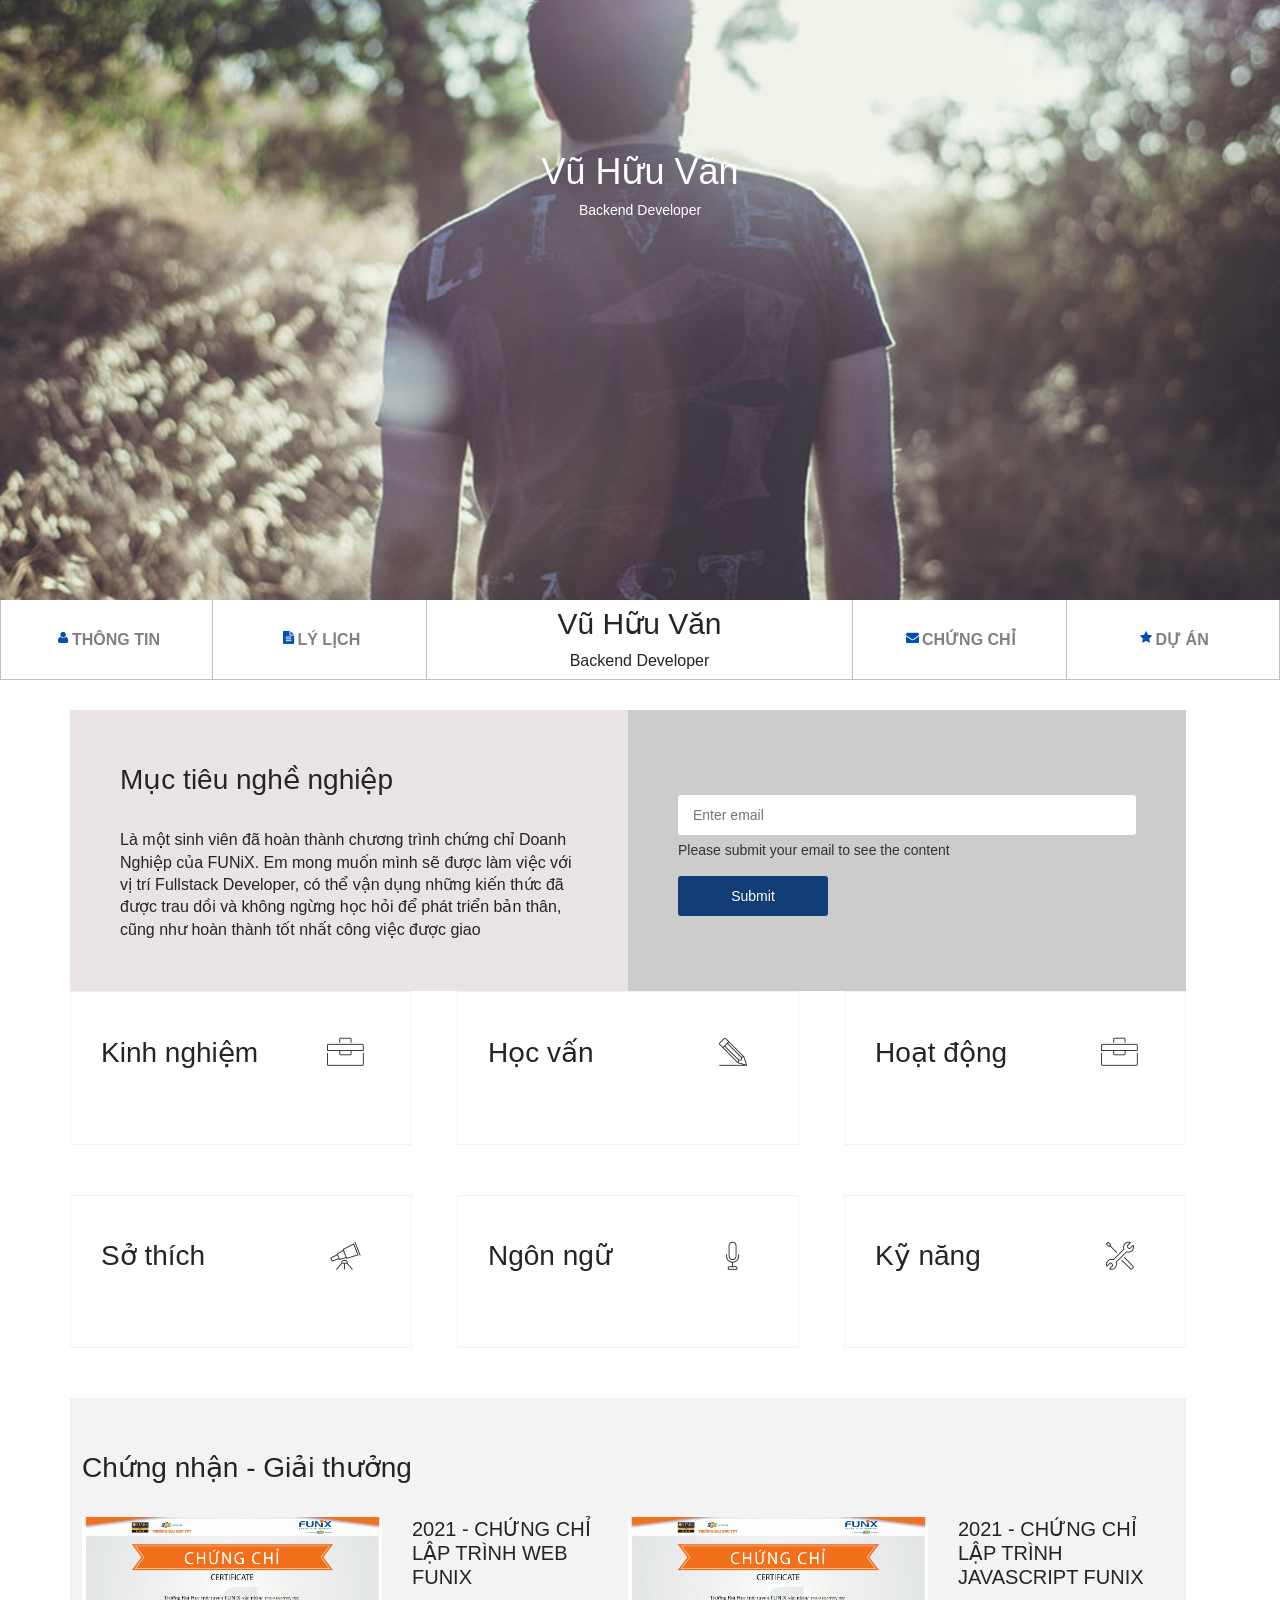
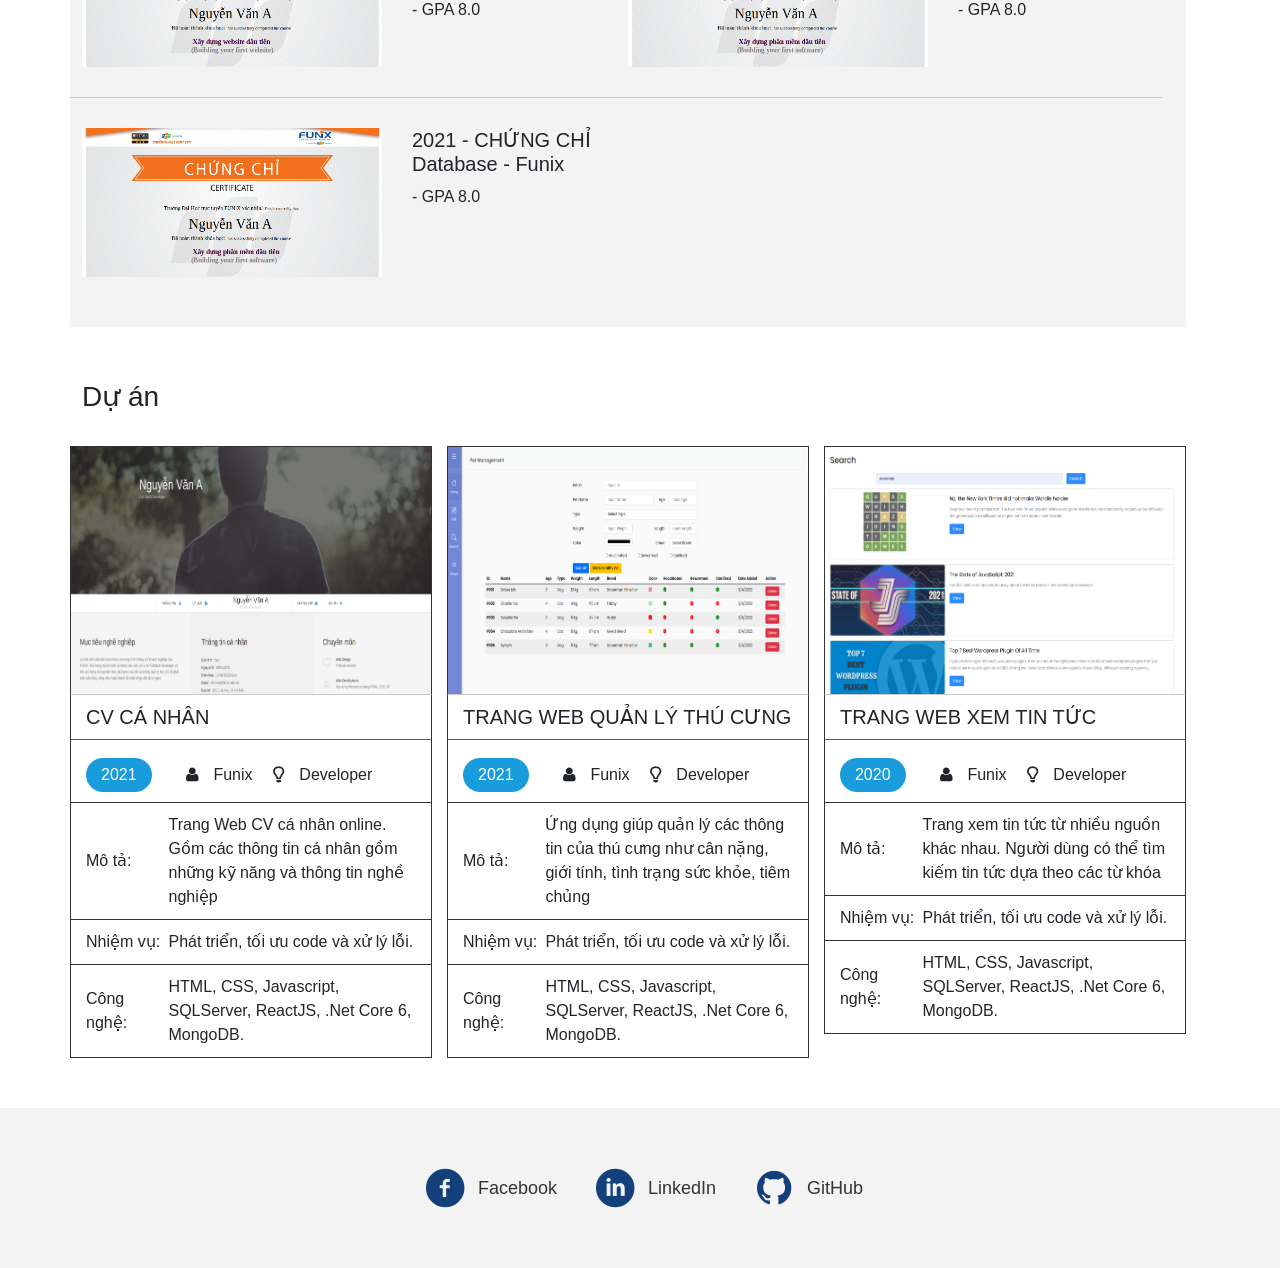
<file: index.html>
<!DOCTYPE html>
<html lang="en">

<head>
  <meta charset="UTF-8" />
  <meta http-equiv="X-UA-Compatible" content="IE=edge" />
  <meta name="viewport" content="width=device-width, initial-scale=1.0" />
  <link rel="stylesheet" href="./css/laptop.css" />
  <link rel="stylesheet" href="./css/font.css" />
  <link rel="stylesheet" href="./css/tablet.css" />
  <link rel="stylesheet" href="./css/mobile.css" />
  <link href="https://cdn.jsdelivr.net/npm/bootstrap@5.0.2/dist/css/bootstrap.min.css" rel="stylesheet"
    integrity="sha384-EVSTQN3/azprG1Anm3QDgpJLIm9Nao0Yz1ztcQTwFspd3yD65VohhpuuCOmLASjC" crossorigin="anonymous">
  <link href="https://cdn.jsdelivr.net/npm/bootstrap@5.0.2/dist/css/bootstrap.min.css" rel="stylesheet"
    integrity="sha384-EVSTQN3/azprG1Anm3QDgpJLIm9Nao0Yz1ztcQTwFspd3yD65VohhpuuCOmLASjC" crossorigin="anonymous">
  <script src="https://cdnjs.cloudflare.com/ajax/libs/jquery/3.7.1/jquery.min.js"></script>
  <title>Assignment02</title>
</head>

<body>
  <div class="cv-document">

    <div class="cv-page">
      <div class="banner">
        <div class="banner-text">
          <h2>Vũ Hữu Văn</h2>
          <p>Backend Developer</p>
        </div>
      </div>

      
      <div class="nav-bar row">
        <!-- Màn hình lớn thì hiển thị 2/12 khoảng chiều ngang, màn tablet 3/12, màn nhỏ thì hiển thị toàn bộ chiều ngang -->
          <div class="nav-item col-lg-2 col-md-3 col-sm-12">
            <i class="icon-user"></i>
            <a href="#info">THÔNG TIN</a>
          </div>

          <div class="nav-item col-lg-2 col-md-3 col-sm-12">
            <i class="icon-doc-text-inv"></i>
            <a href="#info">LÝ LỊCH</a>
          </div>

          <div class="nav-item col-lg-4 col-md-3 col-sm-12">
            <h2>Vũ Hữu Văn</h2>
            <p>Backend Developer</p>
          </div>

          <div class="nav-item col-lg-2 col-md-3 col-sm-12">
            <i class="icon-mail-alt"></i>
            <a href="#certificate">CHỨNG CHỈ</a>
          </div>

          <div class="nav-item col-lg-2 col-md-3 col-sm-12">
            <i class="icon-star-1"></i>
            <a href="#project">DỰ ÁN</a>
          </div>
        </div>

      <div class="container content">
        <!-- Navbar -->
        
        
        <div class="section-1 row ">
          <!-- Mục tiêu  -->
          <div class="section col-lg-6 col-md-6 col-sm-12" id="target">
            <h2 class="section-title">Mục tiêu nghề nghiệp</h2>
            <p class="section-content"> Là một sinh viên đã hoàn thành chương trình chứng chỉ Doanh Nghiệp của FUNiX. Em
              mong muốn mình sẽ được
              làm việc với vị trí Fullstack Developer, có thể vận dụng những kiến thức đã được trau dồi và không ngừng
              học
              hỏi để
              phát triển bản thân, cũng như hoàn thành tốt nhất công việc được giao</p>
          </div>

          <!-- Thông tin cá nhân -->
          <div class="section col-lg-6 col-md-6 col-sm-12" id="info">
            <div class="input-wrapper">
              <input class="input" placeholder="Enter email">
              <div>Please submit your email to see the content</div>
              <div class="error">Wrong email format, please try again !</div>
              <button class="submit-btn" type="button">Submit</button>
            </div>
            <div class="head-section">
              <h2 class="section-title"> Thông tin cá nhân </h2>

              <div class="top-contents">
                <div class="left">Date of Birth:</div>

                <div class="right">05/05/1995</div>
              </div>

              <div class="top-contents">
                <div class="left">Gender:</div>

                <div class="right">Male</div>
              </div>

              <div class="top-contents">
                <div class="left">Phone:</div>

                <div class="right">(+84) 912398xxx</div>
              </div>

              <div class="top-contents">
                <div class="left">Email: </div>

                <div class="right">sinhvien@funix.edu.vn</div>
              </div>

              <div class="top-contents">
                <div class="left">Address:</div>

                <div class="right">Hanoi, Vietnam</div>
              </div>

              <div class="top-contents">
                <div class="left">Website:</div>

                <div class="right"><a href="https://abc.tech">https://abc.tech</a>
                </div>
              </div>

              <div class="top-contents">
                <div class="social-wrapper"><i class="icon-twitter-circled"></i><a href="#"></a></div>
                <div class="social-wrapper"><i class="icon-facebook-circled"></i><a href="#"></a></div>
                <div class="social-wrapper"><i class="icon-gplus"></i><a href="#"></a></div>
                <div class="social-wrapper"><i class="icon-linkedin-circled"></i><a href="#"></a></div>
              </div>
            </div>
          </div>
        </div>

        <!-- ── SECTION 2: Kinh nghiệm | Học vấn | Hoạt động ── -->
        <div class="section-2 row">

          <!-- Kinh nghiệm -->
          <div class="section toggleable-section col-md-6 col-sm-12" id="experience">
            <div class="title-wrapper">
              <h2 class="section-title">Kinh nghiệm</h2>
              <i class="ic-toolbox"></i>
            </div>
            <!-- Content ẩn mặc định -->
            <div class="section-content">
              <h3>Full Stack Developer - Công ty Y</h3>
              <p class="date-range">08/2016 - 07/2019 - <span>Hiện tại</span></p>
              <ul>
                <li>- Xây dựng, phát triển Website dựa trên thiết kế và yêu cầu đã có.</li>
                <li>- Phân tích và thiết kế Database, sử dụng các hệ quản trị CSDL (MySQL, SQLServer, NoSQL, …) và viết được các câu truy vấn.</li>
                <li>- Sử dụng ngôn ngữ serverside (Python, Java, …) để xây dựng các Web services</li>
              </ul>
            </div>
            <div class="section-content">
              <h3>Công ty Y</h3>
              <p class="date-range">08/2016 - 07/2019</p>
              <ul>
                <li>- Thiết kế Website dự trên yêu cầu của khách hàng.</li>
                <li>- Sử dụng các công cụ: Figma, Canva, PTS</li>
              </ul>
            </div>
            <button class="view-btn">View More</button>
          </div>

          <!-- Học vấn -->
          <div class="section toggleable-section col-md-6 col-sm-12" id="education">
            <div class="title-wrapper">
              <h2 class="section-title">Học vấn</h2>
              <i class="ic-pencil"></i>
            </div>
            <div class="section-content">
              <h3>FUNIX</h3>
              <p class="date-range">06/2021 - 05/2022</p>
              <ul>
                <li>- Fullstack Development Certificate (GPA: 9/10).</li>
                <li>- Sử dụng các công cụ: Figma, Canva, PTS</li>
              </ul>
            </div>
            <div class="section-content">
              <h3>FUNIX</h3>
              <p class="date-range">08/2016 - 07/2019</p>
              <ul>
                <li>- Chuyên ngành: Kỹ thuật phần mềm.(GPA: 3.2 / 4).</li>
              </ul>
            </div>
            <button class="view-btn">View More</button>
          </div>

          <!-- Hoạt động -->
          <div class="section toggleable-section col-md-6 col-sm-12" id="activity">
            <div class="title-wrapper">
              <h2 class="section-title">Hoạt động</h2>
              <i class="ic-toolbox"></i>
            </div>
            <div class="section-content">
              <h3>FPT Edu Hackathon 2019</h3>
              <p class="date-range">03/2019 - 05/2019</p>
              <ul>
                <li>- Giải 3 bảng A.</li>
                <li>- Đề tài: Trang web về phân loại rác thải.</li>
              </ul>
            </div>
            <div class="section-content">
              <h3>Câu lạc bộ Z</h3>
              <p class="date-range">03/2019 - 05/2019</p>
              <ul>
                <li>- Trưởng ban chuyên môn.</li>
              </ul>
            </div>
            <button class="view-btn">View More</button>
          </div>

        </div>

        <!-- ── SECTION 2 (row 2): Sở thích | Ngôn ngữ | Kỹ năng ── -->
        <div class="section-2 row">

          <!-- Sở thích -->
          <div class="section toggleable-section col-lg-4 col-md-6 col-sm-12" id="hobby">
            <div class="title-wrapper">
              <h2 class="section-title">Sở thích</h2>
              <i class="ic-telescope"></i>
            </div>
            <div class="section-content">
              <div class="section-content-inner">
                <div>
                  <i class="ic-megaphone center"></i>
                  <p>Âm nhạc</p>
                </div>
                <div>
                  <i class="ic-strategy center"></i>
                  <p>Chơi game</p>
                </div>
                <div>
                  <i class="ic-hotairballoon center"></i>
                  <p>Du lịch</p>
                </div>
                <div>
                  <i class="ic-basket center"></i>
                  <p>Nấu ăn</p>
                </div>
              </div>
            </div>
            <button class="view-btn">View More</button>
          </div>

          <!-- Ngôn ngữ -->
          <div class="section toggleable-section col-lg-4 col-md-6 col-sm-12" id="language">
            <div class="title-wrapper">
              <h2 class="section-title">Ngôn ngữ</h2>
              <i class="ic-mic"></i>
            </div>
            <div class="section-content">
              <h3 class="left">Tiếng Anh - IELTS 7.0</h3>
              <div class="right">
                <div class="skill-bar"></div>
                <div class="skill-bar"></div>
              </div>
            </div>
            <div class="section-content">
              <h3 class="left">Tiếng Anh - TOEIC 950</h3>
              <div class="right">
                <div class="skill-bar"></div>
                <div class="skill-bar"></div>
              </div>
            </div>
            <button class="view-btn">View More</button>
          </div>

          <!-- Kỹ năng -->
          <div class="section toggleable-section col-lg-4 col-md-6 col-sm-12" id="skill">
            <div class="title-wrapper">
              <h2 class="section-title">Kỹ năng</h2>
              <i class="ic-tools-2"></i>
            </div>
            <div class="section-content">
              <h3 class="left">HTML/CSS - Expert</h3>
              <div class="right">
                <div class="skill-bar"></div>
                <div class="skill-bar"></div>
                <div class="skill-bar"></div>
              </div>
            </div>
            <div class="section-content">
              <h3 class="left">Javascript - Expert</h3>
              <div class="right">
                <div class="skill-bar"></div>
                <div class="skill-bar"></div>
                <div class="skill-bar"></div>
              </div>
            </div>
            <div class="section-content">
              <h3 class="left">.Net - Expert</h3>
              <div class="right">
                <div class="skill-bar"></div>
                <div class="skill-bar"></div>
                <div class="skill-bar"></div>
              </div>
            </div>
            <div class="section-content">
              <h3 class="left">ReactJS - Expert</h3>
              <div class="right">
                <div class="skill-bar"></div>
                <div class="skill-bar"></div>
              </div>
            </div>
            <div class="section-content">
              <h3 class="left">SQLServer - Expert</h3>
              <div class="right">
                <div class="skill-bar"></div>
                <div class="skill-bar"></div>
                <div class="skill-bar"></div>
              </div>
            </div>
            <button class="view-btn">View More</button>
          </div>

        </div>


        <!-- Chứng chỉ -->
        <div class="section row" id="certificate">
          <div class="max-width row">

            <h2 class="section-title col-lg-12">Chứng nhận - Giải thưởng</h2> 
            <!-- Màn hình lớn thì hiển thị toàn bộ chiều ngang -->

            <div class="section-content-wrapper row">
              <div class="section-content col-lg-6">
                <div class="left">
                  <img src="./images/Cert_DBI.png" alt="" />
                </div>

                <div class="right">
                  <h3>2021 - CHỨNG CHỈ LẬP TRÌNH WEB FUNIX</h3>
                  <p>- GPA 8.0</p>
                </div>
              </div>

              <div class="section-content col-lg-6">
                <div class="left">
                  <img src="./images/Cert_PRF.png" alt="" />
                </div>

                <div class="right">
                  <h3> 2021 - CHỨNG CHỈ LẬP TRÌNH JAVASCRIPT FUNIX</h3>
                  <p>- GPA 8.0</p>
                </div>
              </div>

              <div class="section-content col-lg-6">
                <div class="left">
                  <img src="./images/Cert_PRF.png" alt="" />
                </div>

                <div class="right">
                  <h3> 2021 - CHỨNG CHỈ Database - Funix</h3>
                  <p>- GPA 8.0</p>
                </div>
              </div>
            </div>
          </div>
        </div>

        <!-- Dự án -->
        <div class="section row" id="project">
          <div class="max-width">
            <h2 class="section-title">Dự án</h2>

            <div class="section-content-wrapper row">
              <div class="section-content col-lg-4">
                <div class="project-img">
                  <img src="./images/project_1.png" alt="">
                </div>

                <div class="project-content">
                  <h3> CV CÁ NHÂN</h3>

                  <div class="project-info">
                    <div class="info-1">2021</div>

                    <div class="info-2">
                      <i class="icon-user"></i>
                      Funix
                    </div>

                    <div class="info-3">
                      <i class="icon-lamp"></i>
                      Developer
                    </div>
                  </div>

                  <div class="project-info">
                    <div class="left">Mô tả: </div>

                    <div class="right">Trang Web CV cá nhân online. Gồm các thông tin cá nhân gồm những kỹ năng và thông
                      tin nghề nghiệp </div>
                  </div>

                  <div class="project-info">
                    <div class="left">Nhiệm vụ: </div>

                    <div class="right">Phát triển, tối ưu code và xử lý lỗi.</div>
                  </div>

                  <div class="project-info">
                    <div class="left">Công nghệ: </div>

                    <div class="right">HTML, CSS, Javascript, SQLServer, ReactJS, .Net Core 6, MongoDB.</div>
                  </div>
                </div>
              </div>

              <div class="section-content col-lg-4">
                <div class="project-img">
                  <img src="./images/project_2.png" alt="">
                </div>

                <div class="project-content">
                  <h3> TRANG WEB QUẢN LÝ THÚ CƯNG</h3>

                  <div class="project-info">
                    <div class="info-1">2021</div>

                    <div class="info-2">
                      <i class="icon-user"></i>
                      Funix
                    </div>

                    <div class="info-3">
                      <i class="icon-lamp"></i>
                      Developer
                    </div>
                  </div>

                  <div class="project-info">
                    <div class="left">Mô tả: </div>

                    <div class="right">Ứng dụng giúp quản lý các thông tin của thú cưng như cân nặng, giới tính, tình
                      trạng sức khỏe, tiêm chủng </div>
                  </div>

                  <div class="project-info">
                    <div class="left">Nhiệm vụ: </div>

                    <div class="right">Phát triển, tối ưu code và xử lý lỗi.</div>
                  </div>

                  <div class="project-info">
                    <div class="left">Công nghệ: </div>

                    <div class="right">HTML, CSS, Javascript, SQLServer, ReactJS, .Net Core 6, MongoDB.</div>
                  </div>
                </div>


              </div>

              <div class="section-content col-lg-4">
                <div class="project-img">
                  <img src="./images/project_3.png" alt="">
                </div>

                <div class="project-content">
                  <h3> TRANG WEB XEM TIN TỨC</h3>

                  <div class="project-info">
                    <div class="info-1">2020</div>

                    <div class="info-2">
                      <i class="icon-user"></i>
                      Funix
                    </div>

                    <div class="info-3">
                      <i class="icon-lamp"></i>
                      Developer
                    </div>
                  </div>

                  <div class="project-info">
                    <div class="left">Mô tả: </div>

                    <div class="right">Trang xem tin tức từ nhiều nguồn khác nhau. Người dùng có thể tìm kiếm tin tức
                      dựa
                      theo các từ khóa </div>
                  </div>

                  <div class="project-info">
                    <div class="left">Nhiệm vụ: </div>

                    <div class="right">Phát triển, tối ưu code và xử lý lỗi.</div>
                  </div>

                  <div class="project-info">
                    <div class="left">Công nghệ: </div>

                    <div class="right">HTML, CSS, Javascript, SQLServer, ReactJS, .Net Core 6, MongoDB.</div>
                  </div>
                </div>


              </div>
            </div>
          </div>
        </div>

        
      </div>

      <!-- Liên hệ -->
        <div class="section row" id="contact">
          <div class="section-content col-lg-12">
            <!-- Màn hình lớn thì hiển thị toàn bộ chiều ngang -->
            <div class="social-wrapper"><i class="icon-facebook-circled"></i><a href="#">Facebook</a></div>
            <div class="social-wrapper"><i class="icon-linkedin-circled"></i><a href="#">LinkedIn</a></div>
            <div class="social-wrapper"><i class="icon-github-circled"></i><a href="#">GitHub</a></div>
          </div>
        </div>
    </div>
  </div>

  <script>
    $(document).ready(function () {
      $('.submit-btn').on('click', function () {
        validateEmail();
      });

      $('.input').on('keypress', function (event) {
        if (event.key === 'Enter') {
          validateEmail();
        }
      });

      function validateEmail() {
        const email = $('.input').val().trim();
        const regex = /^(([^<>()\[\]\\.,;:\s@"]+(\.[^<>()\[\]\\.,;:\s@"]+)*)|(".+"))@((\[[0-9]{1,3}\.[0-9]{1,3}\.[0-9]{1,3}\.[0-9]{1,3}])|(([a-zA-Z\-0-9]+\.)+[a-zA-Z]{2,}))$/;

        if (regex.test(email)) {
          $('.input-wrapper').hide();
          $('.head-section').show();
        } else {
          // Invalid email
          $('.input').css('border-color', 'red');
          $('.error').show();
        }
      }
    });

    // ── View More / View Less ──
      // Dùng DOM Traverse: từ nút .view-btn → tìm anh em .section-content trong cùng .toggleable-section
      $('.view-btn').on('click', function () {
        const $btn     = $(this);
        const $section = $btn.closest('.toggleable-section');   // traverse lên cha
        const $contents = $section.find('.section-content');    // traverse xuống tìm content

        if ($btn.text() === 'View More') {
          $contents.slideDown(250);           // hiện nội dung
          $btn.text('View Less');
          $section.addClass('expanded');      // giữ nút luôn hiện khi expanded
        } else {
          $contents.slideUp(250);             // ẩn nội dung
          $btn.text('View More');
          $section.removeClass('expanded');
        }
      });

  </script>
</body>

</html>
</file>
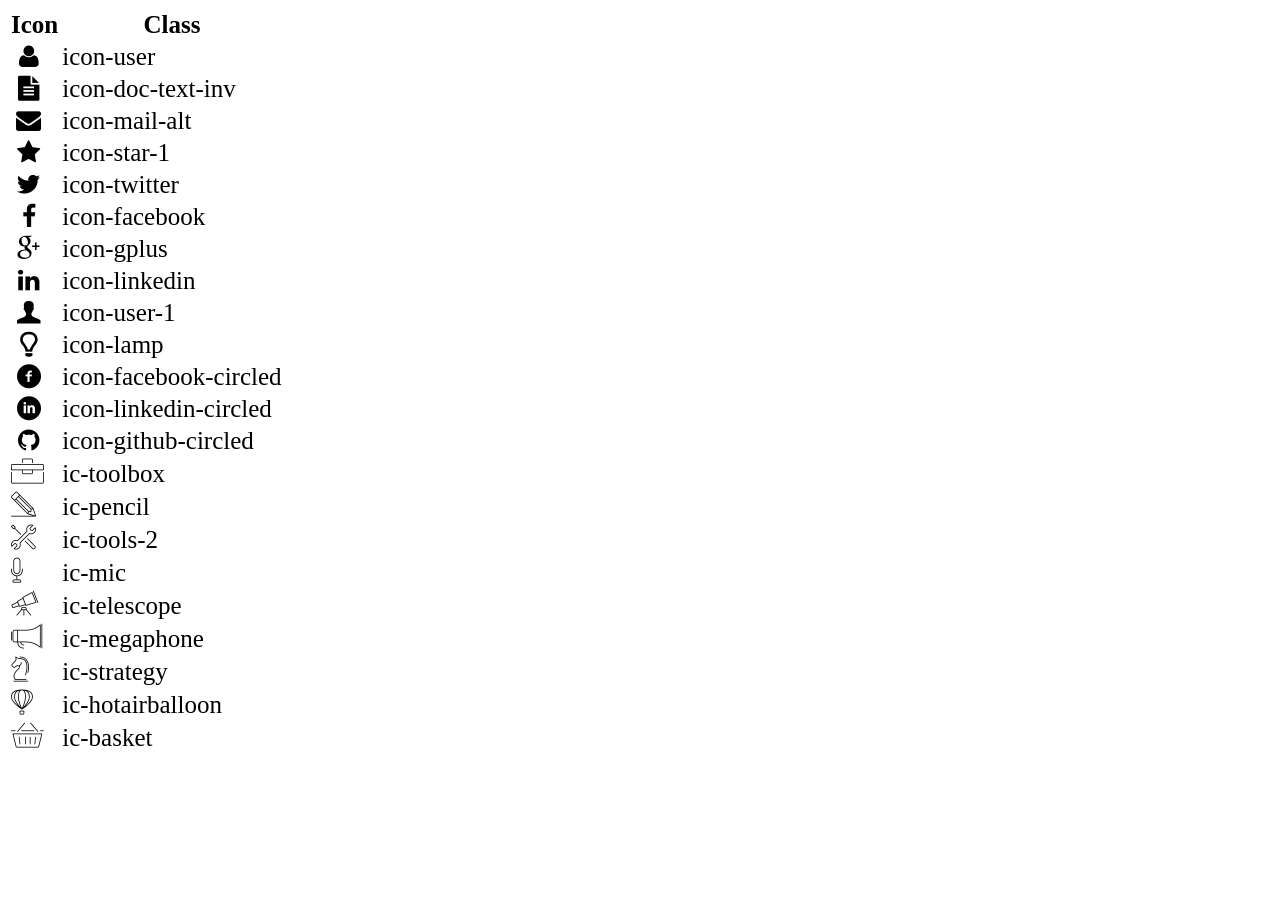
<file: icon-list.html>
<!DOCTYPE html>
<html lang="en">

<head>
    <meta charset="UTF-8">
    <meta http-equiv="X-UA-Compatible" content="IE=edge">
    <meta name="viewport" content="width=device-width, initial-scale=1.0">
    <link rel="stylesheet" href="css/font.css">
    <title>Icon List</title>
</head>

<body>
    <table style="font-size: 25px;">
        <thead>
            <tr>
                <th>Icon</th>
                <th>Class</th>
            </tr>
        </thead>
        <tbody>
            <tr>
                <td><i class="icon-user"></i></td>
                <td>icon-user</td>
            </tr>
            <tr>
                <td><i class="icon-doc-text-inv"></i></td>
                <td>icon-doc-text-inv</td>
            </tr>
            <tr>
                <td><i class="icon-mail-alt"></i></td>
                <td>icon-mail-alt</td>
            </tr>
            <tr>
                <td><i class="icon-star-1"></i></td>
                <td>icon-star-1</td>
            </tr>
            <tr>
                <td><i class="icon-twitter"></i></td>
                <td>icon-twitter</td>
            </tr>
            <tr>
                <td><i class="icon-facebook"></i></td>
                <td>icon-facebook</td>
            </tr>
            <tr>
                <td><i class="icon-gplus"></i></td>
                <td>icon-gplus</td>
            </tr>
            <tr>
                <td><i class="icon-linkedin"></i></td>
                <td>icon-linkedin</td>
            </tr>
            <tr>
                <td><i class="icon-user-1"></i></td>
                <td>icon-user-1</td>
            </tr>
            <tr>
                <td><i class="icon-lamp"></i></td>
                <td>icon-lamp</td>
            </tr>
            <tr>
                <td><i class="icon-facebook-circled"></i></td>
                <td>icon-facebook-circled</td>
            </tr>
            <tr>
                <td><i class="icon-linkedin-circled"></i></td>
                <td>icon-linkedin-circled</td>
            </tr>
            <tr>
                <td><i class="icon-github-circled"></i></td>
                <td>icon-github-circled</td>
            </tr>
            <tr>
                <td><i class="ic-toolbox"></i></td>
                <td>ic-toolbox</td>
            </tr>
            <tr>
                <td><i class="ic-pencil"></i></td>
                <td>ic-pencil</td>
            </tr>
            <tr>
                <td><i class="ic-tools-2"></i></td>
                <td>ic-tools-2</td>
            </tr>

            <tr>
                <td><i class="ic-mic"></i></td>
                <td>ic-mic</td>
            </tr>
            <tr>
                <td><i class="ic-telescope"></i></td>
                <td>ic-telescope</td>
            </tr>
            <tr>
                <td><i class="ic-megaphone"></i></td>
                <td>ic-megaphone</td>
            </tr>
            <tr>
                <td><i class="ic-strategy"></i></td>
                <td>ic-strategy</td>
            </tr>
            <tr>
                <td><i class="ic-hotairballoon"></i></td>
                <td>ic-hotairballoon</td>
            </tr>
            <tr>
                <td><i class="ic-basket"></i></td>
                <td>ic-basket</td>
            </tr>
        </tbody>
    </table>
</body>

</html>
</file>
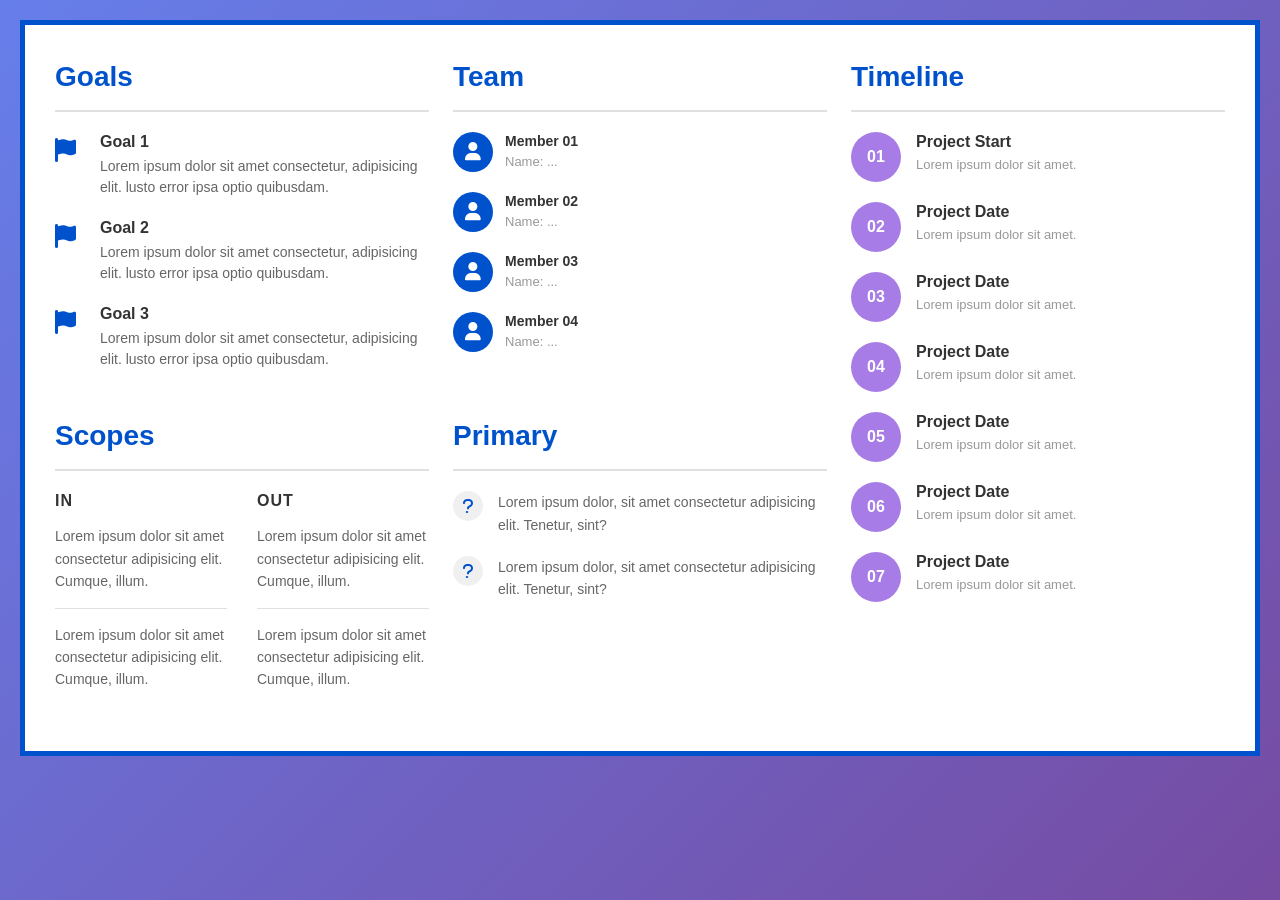
<file: index2.html>
<!DOCTYPE html>
<html lang="vi">
<head>
    <meta charset="UTF-8">
    <meta name="viewport" content="width=device-width, initial-scale=1.0">
    <title>Project Dashboard</title>
    <link href="https://cdn.jsdelivr.net/npm/bootstrap@5.3.0/dist/css/bootstrap.min.css" rel="stylesheet">
    <link rel="stylesheet" href="https://cdnjs.cloudflare.com/ajax/libs/font-awesome/6.4.0/css/all.min.css">
    <link rel="stylesheet" href="css/laptop.css">
    <style>
        body {
            background: linear-gradient(135deg, #667eea 0%, #764ba2 100%);
            min-height: 100vh;
            padding: 20px;
            font-family: 'Segoe UI', Tahoma, Geneva, Verdana, sans-serif;
        }

        .dashboard-container {
            border: 5px solid #0052cc;
            background: white;
            border-radius: 0;
            padding: 30px;
            max-width: 1400px;
            margin: 0 auto;
        }

        .section-title {
            font-size: 28px;
            font-weight: bold;
            color: #0052cc;
            margin-bottom: 20px;
            border-bottom: 2px solid #e0e0e0;
            padding-bottom: 10px;
        }

        .goal-item {
            display: flex;
            margin-bottom: 20px;
            align-items: flex-start;
        }

        .goal-icon {
            font-size: 24px;
            color: #0052cc;
            margin-right: 15px;
            min-width: 30px;
        }

        .goal-content h6 {
            font-weight: bold;
            color: #333;
            margin-bottom: 5px;
        }

        .goal-content p {
            color: #666;
            font-size: 14px;
            margin: 0;
            line-height: 1.5;
        }

        .team-member {
            display: flex;
            align-items: center;
            margin-bottom: 20px;
        }

        .member-avatar {
            width: 40px;
            height: 40px;
            background: #0052cc;
            border-radius: 50%;
            display: flex;
            align-items: center;
            justify-content: center;
            color: white;
            margin-right: 12px;
            font-size: 18px;
        }

        .member-info h6 {
            font-weight: bold;
            color: #333;
            margin: 0 0 3px 0;
            font-size: 14px;
        }

        .member-info p {
            color: #999;
            margin: 0;
            font-size: 13px;
        }

        .timeline-item {
            display: flex;
            margin-bottom: 20px;
            align-items: flex-start;
        }

        .timeline-circle {
            width: 50px;
            height: 50px;
            background: #a77ce6;
            border-radius: 50%;
            display: flex;
            align-items: center;
            justify-content: center;
            color: white;
            font-weight: bold;
            margin-right: 15px;
            flex-shrink: 0;
        }

        .timeline-content h6 {
            font-weight: bold;
            color: #333;
            margin: 0 0 5px 0;
        }

        .timeline-content p {
            color: #999;
            font-size: 13px;
            margin: 0;
        }

        .scope-columns {
            display: flex;
            gap: 30px;
        }

        .scope-column {
            flex: 1;
        }

        .scope-column h5 {
            font-weight: bold;
            color: #333;
            margin-bottom: 15px;
            font-size: 16px;
            text-transform: uppercase;
            letter-spacing: 1px;
        }

        .scope-item {
            color: #666;
            font-size: 14px;
            margin-bottom: 15px;
            line-height: 1.6;
            padding-bottom: 15px;
            border-bottom: 1px solid #e0e0e0;
        }

        .scope-item:last-child {
            border-bottom: none;
        }

        .primary-item {
            display: flex;
            margin-bottom: 20px;
            align-items: flex-start;
        }

        .primary-icon {
            width: 30px;
            height: 30px;
            background: #f0f0f0;
            border-radius: 50%;
            display: flex;
            align-items: center;
            justify-content: center;
            color: #0052cc;
            margin-right: 15px;
            flex-shrink: 0;
            font-weight: bold;
        }

        .primary-content {
            color: #666;
            font-size: 14px;
            line-height: 1.6;
        }

        @media (max-width: 1200px) {
            .dashboard-container {
                padding: 20px;
            }

            .row > div {
                margin-bottom: 30px;
            }
        }

        @media (max-width: 768px) {
            .dashboard-container {
                padding: 15px;
            }

            .section-title {
                font-size: 22px;
                margin-bottom: 15px;
            }

            .scope-columns {
                flex-direction: column;
                gap: 20px;
            }
        }
    </style>
</head>
<body>
    <div class="dashboard-container">
        <div class="row">
            <!-- Left Column: Goals, Team, Scopes, Primary -->
            <div class="col-lg-8">
                <div class="row">
                    <!-- Goals Section -->
                    <div class="col-lg-6">
                        <div class="section-title">
                            Goals
                        </div>
                        <div class="goal-item">
                            <div class="goal-icon">
                                <i class="fas fa-flag"></i>
                            </div>
                            <div class="goal-content">
                                <h6>Goal 1</h6>
                                <p>Lorem ipsum dolor sit amet consectetur, adipisicing elit. lusto error ipsa optio quibusdam.</p>
                            </div>
                        </div>
                        <div class="goal-item">
                            <div class="goal-icon">
                                <i class="fas fa-flag"></i>
                            </div>
                            <div class="goal-content">
                                <h6>Goal 2</h6>
                                <p>Lorem ipsum dolor sit amet consectetur, adipisicing elit. lusto error ipsa optio quibusdam.</p>
                            </div>
                        </div>
                        <div class="goal-item">
                            <div class="goal-icon">
                                <i class="fas fa-flag"></i>
                            </div>
                            <div class="goal-content">
                                <h6>Goal 3</h6>
                                <p>Lorem ipsum dolor sit amet consectetur, adipisicing elit. lusto error ipsa optio quibusdam.</p>
                            </div>
                        </div>
                    </div>

                    <!-- Team Section -->
                    <div class="col-lg-6">
                        <div class="section-title">
                            Team
                        </div>
                        <div class="team-member">
                            <div class="member-avatar">
                                <i class="fas fa-user"></i>
                            </div>
                            <div class="member-info">
                                <h6>Member 01</h6>
                                <p>Name: ...</p>
                            </div>
                        </div>
                        <div class="team-member">
                            <div class="member-avatar">
                                <i class="fas fa-user"></i>
                            </div>
                            <div class="member-info">
                                <h6>Member 02</h6>
                                <p>Name: ...</p>
                            </div>
                        </div>
                        <div class="team-member">
                            <div class="member-avatar">
                                <i class="fas fa-user"></i>
                            </div>
                            <div class="member-info">
                                <h6>Member 03</h6>
                                <p>Name: ...</p>
                            </div>
                        </div>
                        <div class="team-member">
                            <div class="member-avatar">
                                <i class="fas fa-user"></i>
                            </div>
                            <div class="member-info">
                                <h6>Member 04</h6>
                                <p>Name: ...</p>
                            </div>
                        </div>
                    </div>
                </div>

                <div class="row mt-4">
                    <!-- Scopes Section -->
                    <div class="col-lg-6">
                        <div class="section-title">
                            Scopes
                        </div>
                        <div class="scope-columns">
                            <div class="scope-column">
                                <h5>IN</h5>
                                <div class="scope-item">
                                    Lorem ipsum dolor sit amet consectetur adipisicing elit. Cumque, illum.
                                </div>
                                <div class="scope-item">
                                    Lorem ipsum dolor sit amet consectetur adipisicing elit. Cumque, illum.
                                </div>
                            </div>
                            <div class="scope-column">
                                <h5>OUT</h5>
                                <div class="scope-item">
                                    Lorem ipsum dolor sit amet consectetur adipisicing elit. Cumque, illum.
                                </div>
                                <div class="scope-item">
                                    Lorem ipsum dolor sit amet consectetur adipisicing elit. Cumque, illum.
                                </div>
                            </div>
                        </div>
                    </div>

                    <!-- Primary Section -->
                    <div class="col-lg-6">
                        <div class="section-title">
                            Primary
                        </div>
                        <div class="primary-item">
                            <div class="primary-icon">
                                <i class="fas fa-question"></i>
                            </div>
                            <div class="primary-content">
                                Lorem ipsum dolor, sit amet consectetur adipisicing elit. Tenetur, sint?
                            </div>
                        </div>
                        <div class="primary-item">
                            <div class="primary-icon">
                                <i class="fas fa-question"></i>
                            </div>
                            <div class="primary-content">
                                Lorem ipsum dolor, sit amet consectetur adipisicing elit. Tenetur, sint?
                            </div>
                        </div>
                    </div>
                </div>
            </div>

            <!-- Right Column: Timeline -->
            <div class="col-lg-4">
                <div class="section-title">
                    Timeline
                </div>
                <div class="timeline-item">
                    <div class="timeline-circle">01</div>
                    <div class="timeline-content">
                        <h6>Project Start</h6>
                        <p>Lorem ipsum dolor sit amet.</p>
                    </div>
                </div>
                <div class="timeline-item">
                    <div class="timeline-circle">02</div>
                    <div class="timeline-content">
                        <h6>Project Date</h6>
                        <p>Lorem ipsum dolor sit amet.</p>
                    </div>
                </div>
                <div class="timeline-item">
                    <div class="timeline-circle">03</div>
                    <div class="timeline-content">
                        <h6>Project Date</h6>
                        <p>Lorem ipsum dolor sit amet.</p>
                    </div>
                </div>
                <div class="timeline-item">
                    <div class="timeline-circle">04</div>
                    <div class="timeline-content">
                        <h6>Project Date</h6>
                        <p>Lorem ipsum dolor sit amet.</p>
                    </div>
                </div>
                <div class="timeline-item">
                    <div class="timeline-circle">05</div>
                    <div class="timeline-content">
                        <h6>Project Date</h6>
                        <p>Lorem ipsum dolor sit amet.</p>
                    </div>
                </div>
                <div class="timeline-item">
                    <div class="timeline-circle">06</div>
                    <div class="timeline-content">
                        <h6>Project Date</h6>
                        <p>Lorem ipsum dolor sit amet.</p>
                    </div>
                </div>
                <div class="timeline-item">
                    <div class="timeline-circle">07</div>
                    <div class="timeline-content">
                        <h6>Project Date</h6>
                        <p>Lorem ipsum dolor sit amet.</p>
                    </div>
                </div>
            </div>
        </div>
    </div>

    <script src="https://cdn.jsdelivr.net/npm/bootstrap@5.3.0/dist/js/bootstrap.bundle.min.js"></script>
</body>
</html>
</file>
<file: css/laptop.css>
/* ===== RESET CƠ BẢN ===== */
* {
	margin: 0;
	padding: 0;
	box-sizing: border-box;
}

body {
	font-family: Arial, sans-serif;
	line-height: 1.6;
	margin: 0;
	padding: 0;
	background-color: #f4f4f4;
	color: #333;
}

html:focus-within {
	scroll-behavior: smooth;
}

ol, ul {
    padding-left: 0 !important; /* !important để override list-style-padding mặc định của browser/framework khác có thể đang ghi đè */
}

p {
	font-size: 16px;
	line-height: 1.4;
	margin-bottom: 0 !important; /* ép margin-bottom = 0 vì layout dùng padding/margin riêng để canh khoảng cách, tránh xung đột với margin mặc định của thẻ p */
	display: block;
}

/* ===== KHUNG CV TỔNG ===== */
.cv-page {
	outline: 0;
	font-weight: inherit;
	font-style: inherit;
	font-size: 100%;
	vertical-align: baseline;
	text-decoration: none;
	min-height: 900px;
	margin: 0 auto;
	box-shadow: 0 0 1px rgba(0, 0, 0, 0.5);
	background-color: #fff;
	position: relative; /* làm điểm neo (containing block) cho các phần tử con dùng position: absolute bên trong, ví dụ .input-wrapper */
}

/* ===== BANNER ĐẦU TRANG ===== */
.banner {
	min-height: 600px;
	background-image: url(../images/banner.jpg);
	background-size: cover;
	background-repeat: no-repeat;
	background-position: 50% 2%; /* lệch vùng hiển thị ảnh lên gần đỉnh (2% từ top) để focus đúng chủ thể trong ảnh */
	width: 100%;
	position: relative;

	.banner-text {
		padding-top: 150px;
		text-align: center;
		z-index: 9; /* đảm bảo text nổi lên trên nếu sau này có overlay/pseudo-element phủ lên banner */

		h2 {
			color: #fff;
			line-height: 1.2;
			font-size: 36px;
			font-weight: 400;
		}

		p {
			color: #fff;
			line-height: 1.4;
			font-size: 14px;
			font-weight: 400;
		}
	}
}

.nav-bar, .section-1, .section-2, .section {
	width: 100%;
}

/* ===== NAV BAR (desktop: 1 hàng ngang) ===== */
.nav-bar {
	display: flex;
	flex-wrap: nowrap;
	align-items: center;
	justify-content: center;
	height: 80px;
	max-width: unset;
	margin-top: 0 !important;
	margin-right: 0 !important;
	margin-left: 0 !important;
	margin-bottom: 30px !important;

	.nav-item {
		/* width: 20%; - đã tắt, để flex tự chia đều width theo số lượng item thay vì fix cứng % */
		padding: 0 30px;
		height: 100%;
		display: flex;
		flex-wrap: wrap;
		align-content: center;
		justify-content: center;
		border-right: 1px solid #c0c0c0;
        border-bottom: 1px solid #c0c0c0;
		transition: ease-in-out 0.3s;

		/* item đầu tiên cần thêm border-left vì các item khác đã có border-right liền kề nhau tạo viền, riêng item đầu thiếu viền trái */
		&:nth-child(1) {
			border-left: 1px solid #c0c0c0;
		}

		i {
			color: rgb(3, 80, 180);
		}

		h2 {
			width: 100%;
			text-align: center;
			font-size: 30px;
			line-height: 1.2;
			font-weight: 400;
		}

		a {
			font-size: 16px;
			font-weight: 600;
			color: gray;
			text-decoration: none;
		}
	}
}

.section-content {
	width: 100%;
	display: block;
}

.section {
	.section-title {
		font-size: 28px;
		line-height: 1.4;
		margin-top: 50px;
		margin-bottom: 30px;
	}
}

/* ===== SECTION-1: khối info + target (banner thông tin cá nhân / mục tiêu nghề nghiệp) ===== */
.section-1 {
	display: flex;
	flex-wrap: wrap;
	/* width: 100%; - đã có ở rule dùng chung .nav-bar, .section-1... phía trên nên tắt ở đây để tránh trùng lặp */

	.section {
		/* width: 50%; - từng dùng để chia 2 cột info/target, hiện tắt -> để mặc định full width hoặc do .section khác quyết định */
		padding: 50px;
	}

	#info {
		display: flex;
		flex-wrap: wrap;
		background-color: #ccc;
		position: relative; /* làm containing block cho .input-wrapper (position: absolute) phủ kín toàn bộ #info */

		.input-wrapper {
			height: 100%;
			width: 100%;
			z-index: 99; /* đảm bảo form input luôn nổi trên cùng, không bị các phần tử khác trong #info che mất */
			position: absolute;
			top: 0;
			left: 0;
			display: flex;
			flex-wrap: wrap;
			flex-direction: column;
			justify-content: center;
			padding: 50px;
		}

		.input,
		.submit-btn {
			width: 100%;
			height: 40px;
			outline: 0;
			border: none;
			border-radius: 3px;
		}

		.input {
			padding: 15px;
		}

		div {
			color: #333;
			font-size: 14px;
			margin-top: 5px;
		}

		.error {
			color: rgb(190, 34, 34);
			display: none; /* mặc định ẩn, chỉ hiện khi JS validate form lỗi và toggle display */
			margin-top: 0;
		}

		.submit-btn {
			margin-top: 15px;
			width: 150px;
			background-color: rgb(18 61 118);
			color: #fff;

			&:hover {
				opacity: 0.9;
			}
		}

		.section-title {
			margin-top: 0;
		}

		/* head-section: phần header chứa avatar + thông tin liên hệ, hiện đang ẩn (display: none) - có thể dùng cho phiên bản layout khác hoặc chưa active */
		.head-section {
			text-align: left;
			width: calc(100% - 150px); /* trừ đi đúng bằng width của .head-avatar (150px) để 2 khối nằm cạnh nhau vừa khít */
			display: none;

			.top-contents {
				display: flex;
				flex-wrap: wrap;
				margin-top: 10px;

				.social-wrapper {
					margin-right: 10px;

					i {
						font-size: 25px;
						color: rgb(19 64 123);
					}
				}

				.left {
					min-width: 200px;
					font-size: 18px;
					font-weight: 700;
				}

				.right {
					font-weight: 400;
					font-size: 18px;

					a {
						color: black;
						text-decoration: none;
					}
				}
			}
		}

		.head-avatar {
			width: 150px; /* khớp với phép tính calc(100% - 150px) ở .head-section */

			img {
				width: 100%;
				height: auto;
				object-fit: cover;
			}
		}
	}

	#target {
		background-color: #e9e3e3;

		.section-title {
			margin-top: 0;
		}
	}
}

/* ===== SECTION-2: lưới các card (kỹ năng/kinh nghiệm...) chia 3 cột ===== */
.section-2 {
	display: flex;
	flex-wrap: wrap;
	max-width: 1600px;
	width: 100%;
	margin: 50px auto;
	margin-top: 50px;

	.section {
		width: calc(100% / 3 - 30px); /* chia đều 3 cột, trừ phần gap để không bị tràn hàng */
		
		border: 1px solid #f3f3f3;
		padding: 30px;

		.title-wrapper {
			display: flex;
			flex-wrap: wrap;
			align-items: center;
			min-height: 60px;

			h2 {
				width: 75%;
				margin: 0;
			}

			i {
				width: 25%; /* icon chiếm 25% còn lại, cộng với h2 75% vừa đủ 1 hàng */
				font-size: 28px;
				text-align: center;
			}
		}

		.section-content {
			border-bottom: 0;
			padding-left: 20px;

			h3,
			.date-range,
			p {
				display: block;
				width: 100%;
			}

			h3 {
				font-size: 18px;
				font-weight: normal;
				line-height: 1.2;
				margin-bottom: 10px;
				position: relative; /* chuẩn bị làm điểm neo cho pseudo-element ::after (chấm tròn) ở #education/#experience/#activity bên dưới */
			}

			.date-range {
				font-size: 15px;
				margin-bottom: 15px !important; /* override margin-bottom mặc định của .date-range nếu có rule khác ghi đè (đảm bảo khoảng cách luôn đúng) */

				span {
					padding: 10px;
					background-color: rgb(27, 27, 199);
					color: #fff;
					font-style: italic;
					border-radius: 5px;
				}
			}

			ul {
				list-style: none;

				li {
					font-size: 16px;
					line-height: 1.4;
				}
			}
		}
	}
}

/* ===== EDUCATION ===== */
#education {
	.section-content {
		padding-top: 15px;
		padding-bottom: 15px;

		.left {
			width: 150px;
			display: block;
			margin-right: 100px;
		}

		.right {
			font-weight: 600;
			font-size: 16px;
			width: calc(100% - 250px); /* trừ đúng width .left (150px) + margin-right (100px) để 2 cột vừa khít, không tràn dòng */

			p {
				font-weight: 400;
			}
		}
	}
}

/* ===== EXPERIENCE ===== */
#experience {
	.section-content {
		/* display: flex; - đã tắt, có thể do .left/.right tự float hoặc đã dùng display khác từ class cha */
		flex-wrap: wrap;
		padding-top: 15px;
		padding-bottom: 15px;

		.left {
			width: 150px;
			display: block;
			margin-right: 100px;
		}

		.right {
			font-weight: 600;
			font-size: 16px;
			width: calc(100% - 250px); /* tương tự #education: khớp với width .left + margin-right */

			p {
				font-weight: 400;
			}

			ul,
			li {
				font-weight: 400;
			}
		}
	}
}

/* Chấm tròn (bullet point) đặt bên trái tiêu đề h3, dùng position absolute neo theo h3 (position: relative ở trên) */
#education,
#experience,
#activity {
	h3 {
		&::after {
			content: "";
			width: 10px;
			height: 10px;
			background-color: blue;
			display: block;
			position: absolute;
			left: -20px;
			top: 5px;
			border-radius: 100%;
		}
	}
}

/* ===== SKILL / LANGUAGE: thanh kỹ năng chia 3 cột/hàng ===== */
#skill,
#language {
	.section-content {
		/* display: unset; */
		padding: 0;

		h3 {
			margin-bottom: 15px;
			margin-top: 15px;
		}

		.skill-bar {
			background: #199cdb;
			display: inline-block;
			height: 2px;
			margin-right: 10px;
			width: calc(100% / 3 - 10px); /* 3 thanh/hàng, trừ margin-right để không bị tràn dòng */

			&:nth-child(3) {
				margin-right: 0; /* thanh cuối cùng trong hàng không cần margin-right */
			}
		}
	}
}

#certificate,
#project {
	.max-width {
		max-width: 1600px;
		width: 100%;
		margin: auto;
	}
}

/* ===== CERTIFICATE: danh sách chứng chỉ, layout 2 cột mỗi hàng (50% width) ===== */
#certificate {
	.max-width {
		padding: 50px 0;
	}

	.section-title {
		margin-top: 0;
	}
	background-color: #f3f3f3;
	.section-content-wrapper {

		.section-content {
			display: flex;
			flex-wrap: wrap;
			padding-bottom: 30px;
			width: 50%; /* 2 item/hàng */
			border-bottom: 1px solid gold;

			/* Ở màn hình lớn (>=1024px): item thứ 3 và 4 là hàng cuối cùng của lưới 2 cột
			   nên bỏ border-bottom và đổi padding để không có khoảng trống thừa phía dưới */
			@media (min-width: 1024px) {
				&:nth-child(3),
				:nth-child(4) {
					/* lưu ý: thiếu dấu & trước :nth-child(4) - đây có thể là lỗi gõ thiếu,
					   khiến selector này thực chất target nth-child(4) của MỌI thẻ con descendant
					   thay vì chính .section-content thứ 4 */
					border-bottom: none;
					padding-top: 30px;
					padding-bottom: 0;
				}
			}

			.left {
				width: 300px;
				display: block;
				margin-right: 30px;
				font-size: 16px;
				font-weight: 600;

				img {
					width: 100%;
					height: 100%;
					object-fit: cover;
				}
			}

			.right {
				font-weight: 400;
				font-size: 16px;
				width: calc(100% - 330px); /* trừ đúng width .left (300px) + margin-right (30px) */

				h3 {
					font-weight: 400;
					font-size: 20px;
					margin-bottom: 10px;
				}

				p {
					font-weight: 400;
				}
			}
		}
	}
}

/* code cũ bị tắt - bản dự phòng cho .left full width (có thể dùng khi cần ảnh certificate chiếm full thay vì 300px cố định)
#certificate {
	.left {
		width: 100%;

		img {
			width: 100%;
			height: auto;
			object-fit: cover;
			
		}
	}
}
*/

/* ===== HOBBY ===== */
#hobby {
	list-style-type: circle;

	ul {
		margin-left: 15px;
		font-size: 16px;
	}

	.section-content-inner {
		padding-left: 0;
		display: flex;
		flex-wrap: wrap;
		justify-content: space-between;
	}

	.center {
		background: lightskyblue;
		width: 70px;
		height: 70px;
		border-radius: 50%;
		display: flex;
		align-items: center;
		text-align: center;
		font-size: 30px;
		justify-content: center;
	}

	p {
		margin-top: 15px;
	}
}

/* ===== PROJECT: lưới 3 cột, mỗi card gồm ảnh + tiêu đề + info ===== */
#project {
	.section-content-wrapper {
		/* display: flex;
		flex-wrap: wrap; - đã tắt, thay bằng gap nên có thể container cha đã set display: flex/grid sẵn từ chỗ khác */
		gap:15px;

		.section-content {
			 width: calc(100% / 3 - 10px); /* 3 cột/hàng, trừ phần gap */
			/* margin-right: 30px; - đã tắt, thay bằng gap ở wrapper cha nên không cần margin-right thủ công nữa */
			padding: 0;

			&:nth-child(3) {
				margin-right: 0; /* dư thừa vì margin-right đã bị tắt ở trên, giữ lại phòng khi bật lại margin-right sau này */
			}

			.project-img {
				width: 100%;
				height: auto;
				border-top: 1px solid #333;
				border-left: 1px solid #333;
				border-right: 1px solid #333; /* không có border-bottom vì phần dưới nối liền với .project-content (có border-top riêng) */

				img {
					width: 100%;
					height: 100%;
					object-fit: cover;
					vertical-align: middle; /* xử lý khoảng trắng thừa dưới ảnh do hành vi mặc định của inline image */
				}
			}

			.project-content {
				border-top: 1px solid #cac8c8;
				border-left: 1px solid #333;
				border-right: 1px solid #333;

				h3 {
					padding: 10px 15px;
					border-bottom: 1px solid rgb(90, 90, 90);

					@media (min-width: 1200px) {
						font-size: 1.25rem; /* tăng nhẹ font-size trên màn hình lớn để dễ đọc hơn */
					}
				}
			}

			.project-info {
				display: flex;
				flex-wrap: wrap;
				align-items: center;
				padding: 10px 15px;
				font-size: 16px;
				border-bottom: 1px solid #333;

				i {
					margin-right: 5px;
				}

				.info-1 {
					color: #fff;
					background-color: #199cdb;
					padding: 5px 15px;
					border-radius: 30px;
					margin-right: 30px;
				}

				.info-2 {
					margin-right: 15px;
				}
			}

			.left {
				width: 25%;
			}

			.right {
				width: 75%;
			}
		}
	}
}

/* ===== CONTACT ===== */
#contact {
	background-color: #f3f3f3;
	margin-top: 50px;
	margin-right: 0;
	margin-left: 0;
	margin-bottom: 0;

	h3 {
		font-weight: 600;
		font-size: 18px;
	}

	.section-content {
		display: flex;
		flex-wrap: wrap;
		justify-content: center;
		align-items: center;
		padding: 50px;

		.social-wrapper {
			margin-right: 30px;
			font-size: 22px;
			display: flex;
			flex-wrap: wrap;
			justify-content: center;
			align-items: center;

			&:nth-child(3) {
				margin-right: 0; /* social cuối cùng (giả định có 3 social) không cần margin-right */
			}

			i {
				font-size: 40px;
				color: rgb(19 64 123);
			}

			a {
				margin-left: 5px;
				text-decoration: none;
				color: #333;
				font-size: 18px;
			}
		}
	}
}

/* ===== Style dự phòng cho phiên bản "resume" khác (có vẻ không dùng chung layout .cv-page ở trên) ===== */
.cv-document {
	box-sizing: border-box;
	border: none;
	outline: 0;
	font-weight: inherit;
	font-style: inherit;
	vertical-align: baseline;
	text-decoration: none;
	margin: 0;
	padding: 0;
	width: 100%;
	font-family: arial, sans-serif, tahoma;
	font-size: 10pt;
}

.resume {
	max-width: 800px;
	margin: 20px auto;
	background: #fff;
	padding: 20px;
	border-radius: 8px;
	box-shadow: 0 0 10px rgba(0, 0, 0, 0.1);
}

/* Desktop lớn (>=1200px): tạo khoảng cách ngang giữa cột 1-2 và cột 2-3 trong lưới .section-2 (3 cột) */
@media (min-width: 1200px) {
    .section-2 .section:first-child, .section-2 .section:nth-child(2) {
		margin-right: 45px;
	}
}

/* Tablet trở xuống (<1024px): bỏ position absolute của input-wrapper để form không bị che/lệch khi không đủ không gian như desktop */
@media (max-width: 1023px) {
	.section-1 {
		& #info {
			.input-wrapper {
				position: unset;
				padding : 15px   15px;
			}
		}
	}
}.section-2

/* ── Toggle sections: ẩn content mặc định ── */
    .toggleable-section .section-content,
    .toggleable-section .section-content-inner {
      display: none;
	  /* opacity: 0; */
    }

	.toggleable-section.expanded .view-btn {
		&::before {
			transform: rotate(180deg); /* xoay icon mũi tên xuống thành mũi tên lên khi expanded */
			margin: 3.5px 5px 0px 0px;
		}
	}

    /* ── Nút View More / View Less ── */
    .view-btn {
      opacity: 0;         /* ẩn mặc định, hiện khi hover */
	  margin-left:auto;
	  margin-right:auto;
      padding: 6px 18px;
      font-size: 13px;
      font-weight: 600;
      color: black;
      background-color: #e2e468;
      border: none;
      border-radius: 4px;
      cursor: pointer;
      transition: background-color 0.2s;
	  position: relative;

	  &::before {
        content: "";
		background-image: url("../images/down.png");
		background-size: contain;
		background-repeat: no-repeat;
        width: 8px;
        height: 10px;
        float: left;
        margin: 5px 5px 0px 0px;
	  }
    }
    .view-btn:hover {
      background-color: #e2e468;
    }

    /* Khi hover thì hiện nút */
    .toggleable-section:hover .view-btn {
      opacity: 1;
    }
    /* Nếu đã expanded thì luôn hiện nút dù không hover */
    .toggleable-section.expanded .view-btn {
      opacity: 1;
    }
</file>
<file: css/font.css>
@font-face {
	font-family: 'open_sanslight';
	src: url('../fonts/OpenSans-Light-webfont.eot');
	src: url('../fonts/OpenSans-Light-webfont.eot#iefix') format('embedded-opentype'),
		url('../fonts/OpenSans-Light-webfont.woff') format('woff'),
		url('../fonts/OpenSans-Light-webfont.ttf') format('truetype'),
		url('../fonts/OpenSans-Light-webfont.svg#open_sanslight') format('svg');
	font-weight: normal;
	font-style: normal;

}

@font-face {
	font-family: 'open_sansitalic';
	src: url('../fonts/OpenSans-Italic-webfont.eot');
	src: url('../fonts/OpenSans-Italic-webfont.eot#iefix') format('embedded-opentype'),
		url('../fonts/OpenSans-Italic-webfont.woff') format('woff'),
		url('../fonts/OpenSans-Italic-webfont.ttf') format('truetype'),
		url('../fonts/OpenSans-Italic-webfont.svg#open_sansitalic') format('svg');
	font-weight: normal;
	font-style: normal;

}

@font-face {
	font-family: 'open_sanssemibold';
	src: url('../fonts/OpenSans-Semibold-webfont.eot');
	src: url('../fonts/OpenSans-Semibold-webfont.eot#iefix') format('embedded-opentype'),
		url('../fonts/OpenSans-Semibold-webfont.woff') format('woff'),
		url('../fonts/OpenSans-Semibold-webfont.ttf') format('truetype'),
		url('../fonts/OpenSans-Semibold-webfont.svg#open_sanssemibold') format('svg');
	font-weight: normal;
	font-style: normal;

}


@font-face {
	font-family: 'open_sanslight_italic';
	src: url('../fonts/OpenSans-LightItalic-webfont.eot');
	src: url('../fonts/OpenSans-LightItalic-webfont.eot#iefix') format('embedded-opentype'),
		url('../fonts/OpenSans-LightItalic-webfont.woff') format('woff'),
		url('../fonts/OpenSans-LightItalic-webfont.ttf') format('truetype'),
		url('../fonts/OpenSans-LightItalic-webfont.svg#open_sanslight_italic') format('svg');
	font-weight: normal;
	font-style: normal;

}

@font-face {
	font-family: 'open_sansregular';
	src: url('../fonts/OpenSans-Regular-webfont.eot');
	src: url('../fonts/OpenSans-Regular-webfont.eot#iefix') format('embedded-opentype'),
		url('../fonts/OpenSans-Regular-webfont.woff') format('woff'),
		url('../fonts/OpenSans-Regular-webfont.ttf') format('truetype'),
		url('../fonts/OpenSans-Regular-webfont.svg#open_sansregular') format('svg');
	font-weight: normal;
	font-style: normal;

}


@font-face {
	font-family: 'fontello';
	src: url('../fonts/fontello.eot');
	src: url('../fonts/fontello.eot#iefix') format('embedded-opentype'),
		url('../fonts/fontello.woff') format('woff'),
		url('../fonts/fontello.ttf') format('truetype'),
		url('../fonts/fontello.svg#fontello') format('svg');
	font-weight: normal;
	font-style: normal;
}

[class^="icon-"]:before,
[class*=" icon-"]:before {
	font-family: "fontello";
	font-style: normal;
	font-weight: normal;
	speak: none;

	display: inline-block;
	text-decoration: inherit;
	width: 1em;
	margin-right: .2em;
	text-align: center;
	/* opacity: .8; */

	/* For safety - reset parent styles, that can break glyph codes*/
	font-variant: normal;
	text-transform: none;

	/* fix buttons height, for twitter bootstrap */
	line-height: 1em;

	/* Animation center compensation - margins should be symmetric */
	/* remove if not needed */
	margin-left: .2em;

	/* you can be more comfortable with increased icons size */
	/* font-size: 120%; */

	/* Font smoothing. That was taken from TWBS */
	-webkit-font-smoothing: antialiased;
	-moz-osx-font-smoothing: grayscale;

	/* Uncomment for 3D effect */
	/* text-shadow: 1px 1px 1px rgba(127, 127, 127, 0.3); */
}

.icon-emo-happy:before {
	content: '\e800';
}

/* '' */
.icon-emo-wink:before {
	content: '\e801';
}

/* '' */
.icon-emo-wink2:before {
	content: '\e802';
}

/* '' */
.icon-emo-unhappy:before {
	content: '\e803';
}

/* '' */
.icon-emo-sleep:before {
	content: '\e804';
}

/* '' */
.icon-emo-thumbsup:before {
	content: '\e805';
}

/* '' */
.icon-emo-devil:before {
	content: '\e806';
}

/* '' */
.icon-emo-surprised:before {
	content: '\e807';
}

/* '' */
.icon-emo-tongue:before {
	content: '\e808';
}

/* '' */
.icon-emo-coffee:before {
	content: '\e809';
}

/* '' */
.icon-emo-sunglasses:before {
	content: '\e80a';
}

/* '' */
.icon-emo-displeased:before {
	content: '\e80b';
}

/* '' */
.icon-emo-beer:before {
	content: '\e80c';
}

/* '' */
.icon-emo-grin:before {
	content: '\e80d';
}

/* '' */
.icon-emo-angry:before {
	content: '\e80e';
}

/* '' */
.icon-emo-saint:before {
	content: '\e80f';
}

/* '' */
.icon-emo-cry:before {
	content: '\e810';
}

/* '' */
.icon-emo-shoot:before {
	content: '\e811';
}

/* '' */
.icon-emo-squint:before {
	content: '\e812';
}

/* '' */
.icon-emo-laugh:before {
	content: '\e813';
}

/* '' */
.icon-spin1:before {
	content: '\e814';
}

/* '' */
.icon-spin2:before {
	content: '\e815';
}

/* '' */
.icon-spin3:before {
	content: '\e816';
}

/* '' */
.icon-spin4:before {
	content: '\e817';
}

/* '' */
.icon-spin5:before {
	content: '\e818';
}

/* '' */
.icon-spin6:before {
	content: '\e819';
}

/* '' */
.icon-firefox:before {
	content: '\e81a';
}

/* '' */
.icon-chrome:before {
	content: '\e81b';
}

/* '' */
.icon-opera:before {
	content: '\e81c';
}

/* '' */
.icon-ie:before {
	content: '\e81d';
}

/* '' */
.icon-crown:before {
	content: '\e81e';
}

/* '' */
.icon-crown-plus:before {
	content: '\e81f';
}

/* '' */
.icon-crown-minus:before {
	content: '\e820';
}

/* '' */
.icon-marquee:before {
	content: '\e821';
}

/* '' */
.icon-glass:before {
	content: '\e822';
}

/* '' */
.icon-music:before {
	content: '\e823';
}

/* '' */
.icon-search:before {
	content: '\e824';
}

/* '' */
.icon-mail:before {
	content: '\e825';
}

/* '' */
.icon-mail-alt:before {
	content: '\e826';
}

/* '' */
.icon-mail-squared:before {
	content: '\e827';
}

/* '' */
.icon-heart:before {
	content: '\e828';
}

/* '' */
.icon-heart-empty:before {
	content: '\e829';
}

/* '' */
.icon-star-1:before {
	content: '\e82a';
}

/* '' */
.icon-star-empty-1:before {
	content: '\e82b';
}

/* '' */
.icon-star-half:before {
	content: '\e82c';
}

/* '' */
.icon-star-half-alt:before {
	content: '\e82d';
}

/* '' */
.icon-user:before {
	content: '\e82e';
}

/* '' */
.icon-user-plus:before {
	content: '\e82f';
}

/* '' */
.icon-user-times:before {
	content: '\e830';
}

/* '' */
.icon-users:before {
	content: '\e831';
}

/* '' */
.icon-male:before {
	content: '\e832';
}

/* '' */
.icon-female:before {
	content: '\e833';
}

/* '' */
.icon-child:before {
	content: '\e834';
}

/* '' */
.icon-user-secret:before {
	content: '\e835';
}

/* '' */
.icon-video:before {
	content: '\e836';
}

/* '' */
.icon-videocam:before {
	content: '\e837';
}

/* '' */
.icon-picture:before {
	content: '\e838';
}

/* '' */
.icon-camera:before {
	content: '\e839';
}

/* '' */
.icon-camera-alt:before {
	content: '\e83a';
}

/* '' */
.icon-th-large:before {
	content: '\e83b';
}

/* '' */
.icon-th:before {
	content: '\e83c';
}

/* '' */
.icon-th-list:before {
	content: '\e83d';
}

/* '' */
.icon-ok:before {
	content: '\e83e';
}

/* '' */
.icon-ok-circled:before {
	content: '\e83f';
}

/* '' */
.icon-ok-circled2:before {
	content: '\e840';
}

/* '' */
.icon-ok-squared:before {
	content: '\e841';
}

/* '' */
.icon-cancel:before {
	content: '\e842';
}

/* '' */
.icon-cancel-circled:before {
	content: '\e843';
}

/* '' */
.icon-cancel-circled2:before {
	content: '\e844';
}

/* '' */
.icon-plus:before {
	content: '\e845';
}

/* '' */
.icon-plus-circled:before {
	content: '\e846';
}

/* '' */
.icon-plus-squared:before {
	content: '\e847';
}

/* '' */
.icon-plus-squared-alt:before {
	content: '\e848';
}

/* '' */
.icon-minus:before {
	content: '\e849';
}

/* '' */
.icon-minus-circled:before {
	content: '\e84a';
}

/* '' */
.icon-minus-squared:before {
	content: '\e84b';
}

/* '' */
.icon-minus-squared-alt:before {
	content: '\e84c';
}

/* '' */
.icon-help:before {
	content: '\e84d';
}

/* '' */
.icon-help-circled:before {
	content: '\e84e';
}

/* '' */
.icon-info-circled:before {
	content: '\e84f';
}

/* '' */
.icon-info:before {
	content: '\e850';
}

/* '' */
.icon-home:before {
	content: '\e851';
}

/* '' */
.icon-link:before {
	content: '\e852';
}

/* '' */
.icon-unlink:before {
	content: '\e853';
}

/* '' */
.icon-link-ext:before {
	content: '\e854';
}

/* '' */
.icon-link-ext-alt:before {
	content: '\e855';
}

/* '' */
.icon-attach:before {
	content: '\e856';
}

/* '' */
.icon-lock:before {
	content: '\e857';
}

/* '' */
.icon-lock-open:before {
	content: '\e858';
}

/* '' */
.icon-lock-open-alt:before {
	content: '\e859';
}

/* '' */
.icon-pin:before {
	content: '\e85a';
}

/* '' */
.icon-eye:before {
	content: '\e85b';
}

/* '' */
.icon-eye-off:before {
	content: '\e85c';
}

/* '' */
.icon-tag-1:before {
	content: '\e85d';
}

/* '' */
.icon-tags:before {
	content: '\e85e';
}

/* '' */
.icon-bookmark:before {
	content: '\e85f';
}

/* '' */
.icon-bookmark-empty:before {
	content: '\e860';
}

/* '' */
.icon-flag:before {
	content: '\e861';
}

/* '' */
.icon-flag-empty:before {
	content: '\e862';
}

/* '' */
.icon-flag-checkered:before {
	content: '\e863';
}

/* '' */
.icon-thumbs-up:before {
	content: '\e864';
}

/* '' */
.icon-thumbs-down:before {
	content: '\e865';
}

/* '' */
.icon-thumbs-up-alt:before {
	content: '\e866';
}

/* '' */
.icon-thumbs-down-alt:before {
	content: '\e867';
}

/* '' */
.icon-download:before {
	content: '\e868';
}

/* '' */
.icon-upload:before {
	content: '\e869';
}

/* '' */
.icon-download-cloud:before {
	content: '\e86a';
}

/* '' */
.icon-upload-cloud:before {
	content: '\e86b';
}

/* '' */
.icon-reply:before {
	content: '\e86c';
}

/* '' */
.icon-reply-all:before {
	content: '\e86d';
}

/* '' */
.icon-forward:before {
	content: '\e86e';
}

/* '' */
.icon-quote-left:before {
	content: '\e86f';
}

/* '' */
.icon-quote-right:before {
	content: '\e870';
}

/* '' */
.icon-code:before {
	content: '\e871';
}

/* '' */
.icon-export:before {
	content: '\e872';
}

/* '' */
.icon-export-alt:before {
	content: '\e873';
}

/* '' */
.icon-share:before {
	content: '\e874';
}

/* '' */
.icon-share-squared:before {
	content: '\e875';
}

/* '' */
.icon-pencil:before {
	content: '\e876';
}

/* '' */
.icon-pencil-squared:before {
	content: '\e877';
}

/* '' */
.icon-edit:before {
	content: '\e878';
}

/* '' */
.icon-print:before {
	content: '\e879';
}

/* '' */
.icon-retweet:before {
	content: '\e87a';
}

/* '' */
.icon-keyboard:before {
	content: '\e87b';
}

/* '' */
.icon-gamepad:before {
	content: '\e87c';
}

/* '' */
.icon-comment:before {
	content: '\e87d';
}

/* '' */
.icon-chat:before {
	content: '\e87e';
}

/* '' */
.icon-comment-empty:before {
	content: '\e87f';
}

/* '' */
.icon-chat-empty:before {
	content: '\e880';
}

/* '' */
.icon-bell:before {
	content: '\e881';
}

/* '' */
.icon-bell-alt:before {
	content: '\e882';
}

/* '' */
.icon-bell-off:before {
	content: '\e883';
}

/* '' */
.icon-bell-off-empty:before {
	content: '\e884';
}

/* '' */
.icon-attention-alt:before {
	content: '\e885';
}

/* '' */
.icon-attention:before {
	content: '\e886';
}

/* '' */
.icon-attention-circled:before {
	content: '\e887';
}

/* '' */
.icon-location:before {
	content: '\e888';
}

/* '' */
.icon-direction:before {
	content: '\e889';
}

/* '' */
.icon-compass:before {
	content: '\e88a';
}

/* '' */
.icon-trash:before {
	content: '\e88b';
}

/* '' */
.icon-trash-empty:before {
	content: '\e88c';
}

/* '' */
.icon-doc:before {
	content: '\e88d';
}

/* '' */
.icon-docs:before {
	content: '\e88e';
}

/* '' */
.icon-doc-text:before {
	content: '\e88f';
}

/* '' */
.icon-doc-inv:before {
	content: '\e890';
}

/* '' */
.icon-doc-text-inv:before {
	content: '\e891';
}

/* '' */
.icon-file-pdf:before {
	content: '\e892';
}

/* '' */
.icon-file-word:before {
	content: '\e893';
}

/* '' */
.icon-file-excel:before {
	content: '\e894';
}

/* '' */
.icon-file-powerpoint:before {
	content: '\e895';
}

/* '' */
.icon-file-image:before {
	content: '\e896';
}

/* '' */
.icon-file-archive:before {
	content: '\e897';
}

/* '' */
.icon-file-audio:before {
	content: '\e898';
}

/* '' */
.icon-file-video:before {
	content: '\e899';
}

/* '' */
.icon-file-code:before {
	content: '\e89a';
}

/* '' */
.icon-folder:before {
	content: '\e89b';
}

/* '' */
.icon-folder-open:before {
	content: '\e89c';
}

/* '' */
.icon-folder-empty:before {
	content: '\e89d';
}

/* '' */
.icon-folder-open-empty:before {
	content: '\e89e';
}

/* '' */
.icon-box:before {
	content: '\e89f';
}

/* '' */
.icon-rss:before {
	content: '\e8a0';
}

/* '' */
.icon-rss-squared:before {
	content: '\e8a1';
}

/* '' */
.icon-phone:before {
	content: '\e8a2';
}

/* '' */
.icon-phone-squared:before {
	content: '\e8a3';
}

/* '' */
.icon-fax:before {
	content: '\e8a4';
}

/* '' */
.icon-menu:before {
	content: '\e8a5';
}

/* '' */
.icon-cog:before {
	content: '\e8a6';
}

/* '' */
.icon-cog-alt:before {
	content: '\e8a7';
}

/* '' */
.icon-wrench:before {
	content: '\e8a8';
}

/* '' */
.icon-sliders:before {
	content: '\e8a9';
}

/* '' */
.icon-basket:before {
	content: '\e8aa';
}

/* '' */
.icon-cart-plus:before {
	content: '\e8ab';
}

/* '' */
.icon-cart-arrow-down:before {
	content: '\e8ac';
}

/* '' */
.icon-calendar:before {
	content: '\e8ad';
}

/* '' */
.icon-calendar-empty:before {
	content: '\e8ae';
}

/* '' */
.icon-login:before {
	content: '\e8af';
}

/* '' */
.icon-logout:before {
	content: '\e8b0';
}

/* '' */
.icon-mic:before {
	content: '\e8b1';
}

/* '' */
.icon-mute:before {
	content: '\e8b2';
}

/* '' */
.icon-volume-off:before {
	content: '\e8b3';
}

/* '' */
.icon-volume-down:before {
	content: '\e8b4';
}

/* '' */
.icon-volume-up:before {
	content: '\e8b5';
}

/* '' */
.icon-headphones:before {
	content: '\e8b6';
}

/* '' */
.icon-clock:before {
	content: '\e8b7';
}

/* '' */
.icon-lightbulb:before {
	content: '\e8b8';
}

/* '' */
.icon-block:before {
	content: '\e8b9';
}

/* '' */
.icon-resize-full:before {
	content: '\e8ba';
}

/* '' */
.icon-resize-full-alt:before {
	content: '\e8bb';
}

/* '' */
.icon-resize-small:before {
	content: '\e8bc';
}

/* '' */
.icon-resize-vertical:before {
	content: '\e8bd';
}

/* '' */
.icon-resize-horizontal:before {
	content: '\e8be';
}

/* '' */
.icon-move:before {
	content: '\e8bf';
}

/* '' */
.icon-zoom-in:before {
	content: '\e8c0';
}

/* '' */
.icon-zoom-out:before {
	content: '\e8c1';
}

/* '' */
.icon-down-circled2:before {
	content: '\e8c2';
}

/* '' */
.icon-up-circled2:before {
	content: '\e8c3';
}

/* '' */
.icon-left-circled2:before {
	content: '\e8c4';
}

/* '' */
.icon-right-circled2:before {
	content: '\e8c5';
}

/* '' */
.icon-down-dir:before {
	content: '\e8c6';
}

/* '' */
.icon-up-dir:before {
	content: '\e8c7';
}

/* '' */
.icon-left-dir:before {
	content: '\e8c8';
}

/* '' */
.icon-right-dir:before {
	content: '\e8c9';
}

/* '' */
.icon-down-open:before {
	content: '\e8ca';
}

/* '' */
.icon-left-open:before {
	content: '\e8cb';
}

/* '' */
.icon-right-open:before {
	content: '\e8cc';
}

/* '' */
.icon-up-open:before {
	content: '\e8cd';
}

/* '' */
.icon-angle-left:before {
	content: '\e8ce';
}

/* '' */
.icon-angle-right:before {
	content: '\e8cf';
}

/* '' */
.icon-angle-up:before {
	content: '\e8d0';
}

/* '' */
.icon-angle-down:before {
	content: '\e8d1';
}

/* '' */
.icon-angle-circled-left:before {
	content: '\e8d2';
}

/* '' */
.icon-angle-circled-right:before {
	content: '\e8d3';
}

/* '' */
.icon-angle-circled-up:before {
	content: '\e8d4';
}

/* '' */
.icon-angle-circled-down:before {
	content: '\e8d5';
}

/* '' */
.icon-angle-double-left:before {
	content: '\e8d6';
}

/* '' */
.icon-angle-double-right:before {
	content: '\e8d7';
}

/* '' */
.icon-angle-double-up:before {
	content: '\e8d8';
}

/* '' */
.icon-angle-double-down:before {
	content: '\e8d9';
}

/* '' */
.icon-down:before {
	content: '\e8da';
}

/* '' */
.icon-left:before {
	content: '\e8db';
}

/* '' */
.icon-right:before {
	content: '\e8dc';
}

/* '' */
.icon-up:before {
	content: '\e8dd';
}

/* '' */
.icon-down-big:before {
	content: '\e8de';
}

/* '' */
.icon-left-big:before {
	content: '\e8df';
}

/* '' */
.icon-right-big:before {
	content: '\e8e0';
}

/* '' */
.icon-up-big:before {
	content: '\e8e1';
}

/* '' */
.icon-right-hand:before {
	content: '\e8e2';
}

/* '' */
.icon-left-hand:before {
	content: '\e8e3';
}

/* '' */
.icon-up-hand:before {
	content: '\e8e4';
}

/* '' */
.icon-down-hand:before {
	content: '\e8e5';
}

/* '' */
.icon-left-circled:before {
	content: '\e8e6';
}

/* '' */
.icon-right-circled:before {
	content: '\e8e7';
}

/* '' */
.icon-up-circled:before {
	content: '\e8e8';
}

/* '' */
.icon-down-circled:before {
	content: '\e8e9';
}

/* '' */
.icon-cw:before {
	content: '\e8ea';
}

/* '' */
.icon-ccw:before {
	content: '\e8eb';
}

/* '' */
.icon-arrows-cw:before {
	content: '\e8ec';
}

/* '' */
.icon-level-up:before {
	content: '\e8ed';
}

/* '' */
.icon-level-down:before {
	content: '\e8ee';
}

/* '' */
.icon-shuffle:before {
	content: '\e8ef';
}

/* '' */
.icon-exchange:before {
	content: '\e8f0';
}

/* '' */
.icon-history:before {
	content: '\e8f1';
}

/* '' */
.icon-expand:before {
	content: '\e8f2';
}

/* '' */
.icon-collapse:before {
	content: '\e8f3';
}

/* '' */
.icon-expand-right:before {
	content: '\e8f4';
}

/* '' */
.icon-collapse-left:before {
	content: '\e8f5';
}

/* '' */
.icon-play:before {
	content: '\e8f6';
}

/* '' */
.icon-play-circled:before {
	content: '\e8f7';
}

/* '' */
.icon-play-circled2:before {
	content: '\e8f8';
}

/* '' */
.icon-stop:before {
	content: '\e8f9';
}

/* '' */
.icon-pause:before {
	content: '\e8fa';
}

/* '' */
.icon-to-end:before {
	content: '\e8fb';
}

/* '' */
.icon-to-end-alt:before {
	content: '\e8fc';
}

/* '' */
.icon-to-start:before {
	content: '\e8fd';
}

/* '' */
.icon-to-start-alt:before {
	content: '\e8fe';
}

/* '' */
.icon-fast-fw:before {
	content: '\e8ff';
}

/* '' */
.icon-fast-bw:before {
	content: '\e900';
}

/* '' */
.icon-eject:before {
	content: '\e901';
}

/* '' */
.icon-target:before {
	content: '\e902';
}

/* '' */
.icon-signal:before {
	content: '\e903';
}

/* '' */
.icon-wifi:before {
	content: '\e904';
}

/* '' */
.icon-award:before {
	content: '\e905';
}

/* '' */
.icon-desktop:before {
	content: '\e906';
}

/* '' */
.icon-laptop:before {
	content: '\e907';
}

/* '' */
.icon-tablet:before {
	content: '\e908';
}

/* '' */
.icon-mobile:before {
	content: '\e909';
}

/* '' */
.icon-inbox:before {
	content: '\e90a';
}

/* '' */
.icon-globe:before {
	content: '\e90b';
}

/* '' */
.icon-sun:before {
	content: '\e90c';
}

/* '' */
.icon-cloud:before {
	content: '\e90d';
}

/* '' */
.icon-flash:before {
	content: '\e90e';
}

/* '' */
.icon-moon:before {
	content: '\e90f';
}

/* '' */
.icon-umbrella-1:before {
	content: '\e910';
}

/* '' */
.icon-flight:before {
	content: '\e911';
}

/* '' */
.icon-fighter-jet:before {
	content: '\e912';
}

/* '' */
.icon-paper-plane:before {
	content: '\e913';
}

/* '' */
.icon-paper-plane-empty:before {
	content: '\e914';
}

/* '' */
.icon-space-shuttle:before {
	content: '\e915';
}

/* '' */
.icon-leaf:before {
	content: '\e916';
}

/* '' */
.icon-font:before {
	content: '\e917';
}

/* '' */
.icon-bold:before {
	content: '\e918';
}

/* '' */
.icon-medium:before {
	content: '\e919';
}

/* '' */
.icon-italic:before {
	content: '\e91a';
}

/* '' */
.icon-header:before {
	content: '\e91b';
}

/* '' */
.icon-paragraph:before {
	content: '\e91c';
}

/* '' */
.icon-text-height:before {
	content: '\e91d';
}

/* '' */
.icon-text-width:before {
	content: '\e91e';
}

/* '' */
.icon-align-left:before {
	content: '\e91f';
}

/* '' */
.icon-align-center:before {
	content: '\e920';
}

/* '' */
.icon-align-right:before {
	content: '\e921';
}

/* '' */
.icon-align-justify:before {
	content: '\e922';
}

/* '' */
.icon-list:before {
	content: '\e923';
}

/* '' */
.icon-indent-left:before {
	content: '\e924';
}

/* '' */
.icon-indent-right:before {
	content: '\e925';
}

/* '' */
.icon-list-bullet:before {
	content: '\e926';
}

/* '' */
.icon-list-numbered:before {
	content: '\e927';
}

/* '' */
.icon-strike:before {
	content: '\e928';
}

/* '' */
.icon-underline:before {
	content: '\e929';
}

/* '' */
.icon-superscript:before {
	content: '\e92a';
}

/* '' */
.icon-subscript:before {
	content: '\e92b';
}

/* '' */
.icon-table:before {
	content: '\e92c';
}

/* '' */
.icon-columns:before {
	content: '\e92d';
}

/* '' */
.icon-crop:before {
	content: '\e92e';
}

/* '' */
.icon-scissors:before {
	content: '\e92f';
}

/* '' */
.icon-paste:before {
	content: '\e930';
}

/* '' */
.icon-briefcase:before {
	content: '\e931';
}

/* '' */
.icon-suitcase:before {
	content: '\e932';
}

/* '' */
.icon-ellipsis:before {
	content: '\e933';
}

/* '' */
.icon-ellipsis-vert:before {
	content: '\e934';
}

/* '' */
.icon-off:before {
	content: '\e935';
}

/* '' */
.icon-road:before {
	content: '\e936';
}

/* '' */
.icon-list-alt:before {
	content: '\e937';
}

/* '' */
.icon-qrcode:before {
	content: '\e938';
}

/* '' */
.icon-barcode:before {
	content: '\e939';
}

/* '' */
.icon-book:before {
	content: '\e93a';
}

/* '' */
.icon-ajust:before {
	content: '\e93b';
}

/* '' */
.icon-tint:before {
	content: '\e93c';
}

/* '' */
.icon-toggle-off:before {
	content: '\e93d';
}

/* '' */
.icon-toggle-on:before {
	content: '\e93e';
}

/* '' */
.icon-check:before {
	content: '\e93f';
}

/* '' */
.icon-check-empty:before {
	content: '\e940';
}

/* '' */
.icon-circle:before {
	content: '\e941';
}

/* '' */
.icon-circle-empty:before {
	content: '\e942';
}

/* '' */
.icon-circle-thin:before {
	content: '\e943';
}

/* '' */
.icon-circle-notch:before {
	content: '\e944';
}

/* '' */
.icon-dot-circled:before {
	content: '\e945';
}

/* '' */
.icon-asterisk:before {
	content: '\e946';
}

/* '' */
.icon-gift:before {
	content: '\e947';
}

/* '' */
.icon-fire:before {
	content: '\e948';
}

/* '' */
.icon-magnet:before {
	content: '\e949';
}

/* '' */
.icon-chart-bar:before {
	content: '\e94a';
}

/* '' */
.icon-chart-area:before {
	content: '\e94b';
}

/* '' */
.icon-chart-pie:before {
	content: '\e94c';
}

/* '' */
.icon-chart-line:before {
	content: '\e94d';
}

/* '' */
.icon-ticket:before {
	content: '\e94e';
}

/* '' */
.icon-credit-card:before {
	content: '\e94f';
}

/* '' */
.icon-floppy:before {
	content: '\e950';
}

/* '' */
.icon-megaphone:before {
	content: '\e951';
}

/* '' */
.icon-hdd:before {
	content: '\e952';
}

/* '' */
.icon-key:before {
	content: '\e953';
}

/* '' */
.icon-fork:before {
	content: '\e954';
}

/* '' */
.icon-rocket:before {
	content: '\e955';
}

/* '' */
.icon-bug:before {
	content: '\e956';
}

/* '' */
.icon-certificate:before {
	content: '\e957';
}

/* '' */
.icon-tasks:before {
	content: '\e958';
}

/* '' */
.icon-filter:before {
	content: '\e959';
}

/* '' */
.icon-beaker:before {
	content: '\e95a';
}

/* '' */
.icon-magic:before {
	content: '\e95b';
}

/* '' */
.icon-cab:before {
	content: '\e95c';
}

/* '' */
.icon-taxi:before {
	content: '\e95d';
}

/* '' */
.icon-truck:before {
	content: '\e95e';
}

/* '' */
.icon-bus:before {
	content: '\e95f';
}

/* '' */
.icon-bicycle:before {
	content: '\e960';
}

/* '' */
.icon-motorcycle:before {
	content: '\e961';
}

/* '' */
.icon-train:before {
	content: '\e962';
}

/* '' */
.icon-subway:before {
	content: '\e963';
}

/* '' */
.icon-ship:before {
	content: '\e964';
}

/* '' */
.icon-money:before {
	content: '\e965';
}

/* '' */
.icon-euro:before {
	content: '\e966';
}

/* '' */
.icon-pound:before {
	content: '\e967';
}

/* '' */
.icon-dollar:before {
	content: '\e968';
}

/* '' */
.icon-rupee:before {
	content: '\e969';
}

/* '' */
.icon-yen:before {
	content: '\e96a';
}

/* '' */
.icon-rouble:before {
	content: '\e96b';
}

/* '' */
.icon-shekel:before {
	content: '\e96c';
}

/* '' */
.icon-try:before {
	content: '\e96d';
}

/* '' */
.icon-won:before {
	content: '\e96e';
}

/* '' */
.icon-bitcoin:before {
	content: '\e96f';
}

/* '' */
.icon-viacoin:before {
	content: '\e970';
}

/* '' */
.icon-sort:before {
	content: '\e971';
}

/* '' */
.icon-sort-down:before {
	content: '\e972';
}

/* '' */
.icon-sort-up:before {
	content: '\e973';
}

/* '' */
.icon-sort-alt-up:before {
	content: '\e974';
}

/* '' */
.icon-sort-alt-down:before {
	content: '\e975';
}

/* '' */
.icon-sort-name-up:before {
	content: '\e976';
}

/* '' */
.icon-sort-name-down:before {
	content: '\e977';
}

/* '' */
.icon-sort-number-up:before {
	content: '\e978';
}

/* '' */
.icon-sort-number-down:before {
	content: '\e979';
}

/* '' */
.icon-hammer:before {
	content: '\e97a';
}

/* '' */
.icon-gauge:before {
	content: '\e97b';
}

/* '' */
.icon-sitemap:before {
	content: '\e97c';
}

/* '' */
.icon-spinner:before {
	content: '\e97d';
}

/* '' */
.icon-coffee:before {
	content: '\e97e';
}

/* '' */
.icon-food:before {
	content: '\e97f';
}

/* '' */
.icon-beer:before {
	content: '\e980';
}

/* '' */
.icon-user-md:before {
	content: '\e981';
}

/* '' */
.icon-stethoscope:before {
	content: '\e982';
}

/* '' */
.icon-heartbeat:before {
	content: '\e983';
}

/* '' */
.icon-ambulance:before {
	content: '\e984';
}

/* '' */
.icon-medkit:before {
	content: '\e985';
}

/* '' */
.icon-h-sigh:before {
	content: '\e986';
}

/* '' */
.icon-bed:before {
	content: '\e987';
}

/* '' */
.icon-hospital:before {
	content: '\e988';
}

/* '' */
.icon-building:before {
	content: '\e989';
}

/* '' */
.icon-building-filled:before {
	content: '\e98a';
}

/* '' */
.icon-bank:before {
	content: '\e98b';
}

/* '' */
.icon-smile:before {
	content: '\e98c';
}

/* '' */
.icon-frown:before {
	content: '\e98d';
}

/* '' */
.icon-meh:before {
	content: '\e98e';
}

/* '' */
.icon-anchor:before {
	content: '\e98f';
}

/* '' */
.icon-terminal:before {
	content: '\e990';
}

/* '' */
.icon-eraser:before {
	content: '\e991';
}

/* '' */
.icon-puzzle:before {
	content: '\e992';
}

/* '' */
.icon-shield:before {
	content: '\e993';
}

/* '' */
.icon-extinguisher:before {
	content: '\e994';
}

/* '' */
.icon-bullseye:before {
	content: '\e995';
}

/* '' */
.icon-wheelchair:before {
	content: '\e996';
}

/* '' */
.icon-language:before {
	content: '\e997';
}

/* '' */
.icon-graduation-cap:before {
	content: '\e998';
}

/* '' */
.icon-paw:before {
	content: '\e999';
}

/* '' */
.icon-spoon:before {
	content: '\e99a';
}

/* '' */
.icon-cube:before {
	content: '\e99b';
}

/* '' */
.icon-cubes:before {
	content: '\e99c';
}

/* '' */
.icon-recycle:before {
	content: '\e99d';
}

/* '' */
.icon-tree:before {
	content: '\e99e';
}

/* '' */
.icon-database:before {
	content: '\e99f';
}

/* '' */
.icon-server:before {
	content: '\e9a0';
}

/* '' */
.icon-lifebuoy:before {
	content: '\e9a1';
}

/* '' */
.icon-rebel:before {
	content: '\e9a2';
}

/* '' */
.icon-empire:before {
	content: '\e9a3';
}

/* '' */
.icon-bomb:before {
	content: '\e9a4';
}

/* '' */
.icon-soccer-ball:before {
	content: '\e9a5';
}

/* '' */
.icon-tty:before {
	content: '\e9a6';
}

/* '' */
.icon-binoculars:before {
	content: '\e9a7';
}

/* '' */
.icon-plug:before {
	content: '\e9a8';
}

/* '' */
.icon-newspaper:before {
	content: '\e9a9';
}

/* '' */
.icon-calc:before {
	content: '\e9aa';
}

/* '' */
.icon-copyright:before {
	content: '\e9ab';
}

/* '' */
.icon-at:before {
	content: '\e9ac';
}

/* '' */
.icon-eyedropper:before {
	content: '\e9ad';
}

/* '' */
.icon-brush:before {
	content: '\e9ae';
}

/* '' */
.icon-birthday:before {
	content: '\e9af';
}

/* '' */
.icon-diamond:before {
	content: '\e9b0';
}

/* '' */
.icon-street-view:before {
	content: '\e9b1';
}

/* '' */
.icon-venus:before {
	content: '\e9b2';
}

/* '' */
.icon-mars:before {
	content: '\e9b3';
}

/* '' */
.icon-mercury:before {
	content: '\e9b4';
}

/* '' */
.icon-transgender:before {
	content: '\e9b5';
}

/* '' */
.icon-transgender-alt:before {
	content: '\e9b6';
}

/* '' */
.icon-venus-double:before {
	content: '\e9b7';
}

/* '' */
.icon-mars-double:before {
	content: '\e9b8';
}

/* '' */
.icon-venus-mars:before {
	content: '\e9b9';
}

/* '' */
.icon-mars-stroke:before {
	content: '\e9ba';
}

/* '' */
.icon-mars-stroke-v:before {
	content: '\e9bb';
}

/* '' */
.icon-mars-stroke-h:before {
	content: '\e9bc';
}

/* '' */
.icon-neuter:before {
	content: '\e9bd';
}

/* '' */
.icon-cc-visa:before {
	content: '\e9be';
}

/* '' */
.icon-cc-mastercard:before {
	content: '\e9bf';
}

/* '' */
.icon-cc-discover:before {
	content: '\e9c0';
}

/* '' */
.icon-cc-amex:before {
	content: '\e9c1';
}

/* '' */
.icon-cc-paypal:before {
	content: '\e9c2';
}

/* '' */
.icon-cc-stripe:before {
	content: '\e9c3';
}

/* '' */
.icon-adn:before {
	content: '\e9c4';
}

/* '' */
.icon-android:before {
	content: '\e9c5';
}

/* '' */
.icon-angellist:before {
	content: '\e9c6';
}

/* '' */
.icon-apple:before {
	content: '\e9c7';
}

/* '' */
.icon-behance:before {
	content: '\e9c8';
}

/* '' */
.icon-behance-squared:before {
	content: '\e9c9';
}

/* '' */
.icon-bitbucket:before {
	content: '\e9ca';
}

/* '' */
.icon-bitbucket-squared:before {
	content: '\e9cb';
}

/* '' */
.icon-buysellads:before {
	content: '\e9cc';
}

/* '' */
.icon-cc:before {
	content: '\e9cd';
}

/* '' */
.icon-codeopen:before {
	content: '\e9ce';
}

/* '' */
.icon-connectdevelop:before {
	content: '\e9cf';
}

/* '' */
.icon-css3:before {
	content: '\e9d0';
}

/* '' */
.icon-dashcube:before {
	content: '\e9d1';
}

/* '' */
.icon-delicious:before {
	content: '\e9d2';
}

/* '' */
.icon-deviantart:before {
	content: '\e9d3';
}

/* '' */
.icon-digg:before {
	content: '\e9d4';
}

/* '' */
.icon-dribbble:before {
	content: '\e9d5';
}

/* '' */
.icon-dropbox:before {
	content: '\e9d6';
}

/* '' */
.icon-drupal:before {
	content: '\e9d7';
}

/* '' */
.icon-facebook:before {
	content: '\e9d8';
}

/* '' */
.icon-facebook-squared:before {
	content: '\e9d9';
}

/* '' */
.icon-facebook-official:before {
	content: '\e9da';
}

/* '' */
.icon-flickr:before {
	content: '\e9db';
}

/* '' */
.icon-forumbee:before {
	content: '\e9dc';
}

/* '' */
.icon-foursquare:before {
	content: '\e9dd';
}

/* '' */
.icon-git-squared:before {
	content: '\e9de';
}

/* '' */
.icon-git:before {
	content: '\e9df';
}

/* '' */
.icon-github:before {
	content: '\e9e0';
}

/* '' */
.icon-github-squared:before {
	content: '\e9e1';
}

/* '' */
.icon-github-circled:before {
	content: '\e9e2';
}

/* '' */
.icon-gittip:before {
	content: '\e9e3';
}

/* '' */
.icon-google:before {
	content: '\e9e4';
}

/* '' */
.icon-gplus:before {
	content: '\e9e5';
}

/* '' */
.icon-gplus-squared:before {
	content: '\e9e6';
}

/* '' */
.icon-gwallet:before {
	content: '\e9e7';
}

/* '' */
.icon-hacker-news:before {
	content: '\e9e8';
}

/* '' */
.icon-html5:before {
	content: '\e9e9';
}

/* '' */
.icon-instagram:before {
	content: '\e9ea';
}

/* '' */
.icon-ioxhost:before {
	content: '\e9eb';
}

/* '' */
.icon-joomla:before {
	content: '\e9ec';
}

/* '' */
.icon-jsfiddle:before {
	content: '\e9ed';
}

/* '' */
.icon-lastfm:before {
	content: '\e9ee';
}

/* '' */
.icon-lastfm-squared:before {
	content: '\e9ef';
}

/* '' */
.icon-leanpub:before {
	content: '\e9f0';
}

/* '' */
.icon-linkedin-squared:before {
	content: '\e9f1';
}

/* '' */
.icon-linux:before {
	content: '\e9f2';
}

/* '' */
.icon-linkedin:before {
	content: '\e9f3';
}

/* '' */
.icon-maxcdn:before {
	content: '\e9f4';
}

/* '' */
.icon-meanpath:before {
	content: '\e9f5';
}

/* '' */
.icon-openid:before {
	content: '\e9f6';
}

/* '' */
.icon-pagelines:before {
	content: '\e9f7';
}

/* '' */
.icon-paypal:before {
	content: '\e9f8';
}

/* '' */
.icon-pied-piper-squared:before {
	content: '\e9f9';
}

/* '' */
.icon-pied-piper-alt:before {
	content: '\e9fa';
}

/* '' */
.icon-pinterest:before {
	content: '\e9fb';
}

/* '' */
.icon-pinterest-circled:before {
	content: '\e9fc';
}

/* '' */
.icon-pinterest-squared:before {
	content: '\e9fd';
}

/* '' */
.icon-qq:before {
	content: '\e9fe';
}

/* '' */
.icon-reddit:before {
	content: '\e9ff';
}

/* '' */
.icon-reddit-squared:before {
	content: '\ea00';
}

/* '' */
.icon-renren:before {
	content: '\ea01';
}

/* '' */
.icon-sellsy:before {
	content: '\ea02';
}

/* '' */
.icon-shirtsinbulk:before {
	content: '\ea03';
}

/* '' */
.icon-simplybuilt:before {
	content: '\ea04';
}

/* '' */
.icon-skyatlas:before {
	content: '\ea05';
}

/* '' */
.icon-skype:before {
	content: '\ea06';
}

/* '' */
.icon-slack:before {
	content: '\ea07';
}

/* '' */
.icon-slideshare:before {
	content: '\ea08';
}

/* '' */
.icon-soundcloud:before {
	content: '\ea09';
}

/* '' */
.icon-spotify:before {
	content: '\ea0a';
}

/* '' */
.icon-stackexchange:before {
	content: '\ea0b';
}

/* '' */
.icon-stackoverflow:before {
	content: '\ea0c';
}

/* '' */
.icon-steam:before {
	content: '\ea0d';
}

/* '' */
.icon-steam-squared:before {
	content: '\ea0e';
}

/* '' */
.icon-stumbleupon:before {
	content: '\ea0f';
}

/* '' */
.icon-stumbleupon-circled:before {
	content: '\ea10';
}

/* '' */
.icon-tencent-weibo:before {
	content: '\ea11';
}

/* '' */
.icon-trello:before {
	content: '\ea12';
}

/* '' */
.icon-tumblr:before {
	content: '\ea13';
}

/* '' */
.icon-tumblr-squared:before {
	content: '\ea14';
}

/* '' */
.icon-twitch:before {
	content: '\ea15';
}

/* '' */
.icon-note:before {
	content: '\ea16';
}

/* '' */
.icon-note-beamed:before {
	content: '\ea17';
}

/* '' */
.icon-music-1:before {
	content: '\ea18';
}

/* '' */
.icon-search-1:before {
	content: '\ea19';
}

/* '' */
.icon-flashlight:before {
	content: '\ea1a';
}

/* '' */
.icon-mail-1:before {
	content: '\ea1b';
}

/* '' */
.icon-heart-1:before {
	content: '\ea1c';
}

/* '' */
.icon-heart-empty-1:before {
	content: '\ea1d';
}

/* '' */
.icon-star:before {
	content: '\ea1e';
}

/* '' */
.icon-star-empty:before {
	content: '\ea1f';
}

/* '' */
.icon-user-1:before {
	content: '\ea20';
}

/* '' */
.icon-users-1:before {
	content: '\ea21';
}

/* '' */
.icon-user-add:before {
	content: '\ea22';
}

/* '' */
.icon-video-1:before {
	content: '\ea23';
}

/* '' */
.icon-picture-1:before {
	content: '\ea24';
}

/* '' */
.icon-camera-1:before {
	content: '\ea25';
}

/* '' */
.icon-layout:before {
	content: '\ea26';
}

/* '' */
.icon-menu-1:before {
	content: '\ea27';
}

/* '' */
.icon-check-1:before {
	content: '\ea28';
}

/* '' */
.icon-cancel-1:before {
	content: '\ea29';
}

/* '' */
.icon-cancel-circled-1:before {
	content: '\ea2a';
}

/* '' */
.icon-cancel-squared:before {
	content: '\ea2b';
}

/* '' */
.icon-plus-1:before {
	content: '\ea2c';
}

/* '' */
.icon-plus-circled-1:before {
	content: '\ea2d';
}

/* '' */
.icon-plus-squared-1:before {
	content: '\ea2e';
}

/* '' */
.icon-minus-1:before {
	content: '\ea2f';
}

/* '' */
.icon-minus-circled-1:before {
	content: '\ea30';
}

/* '' */
.icon-minus-squared-1:before {
	content: '\ea31';
}

/* '' */
.icon-help-1:before {
	content: '\ea32';
}

/* '' */
.icon-help-circled-1:before {
	content: '\ea33';
}

/* '' */
.icon-info-1:before {
	content: '\ea34';
}

/* '' */
.icon-info-circled-1:before {
	content: '\ea35';
}

/* '' */
.icon-back:before {
	content: '\ea36';
}

/* '' */
.icon-home-1:before {
	content: '\ea37';
}

/* '' */
.icon-link-1:before {
	content: '\ea38';
}

/* '' */
.icon-attach-1:before {
	content: '\ea39';
}

/* '' */
.icon-lock-1:before {
	content: '\ea3a';
}

/* '' */
.icon-lock-open-1:before {
	content: '\ea3b';
}

/* '' */
.icon-eye-1:before {
	content: '\ea3c';
}

/* '' */
.icon-tag:before {
	content: '\ea3d';
}

/* '' */
.icon-bookmark-1:before {
	content: '\ea3e';
}

/* '' */
.icon-bookmarks:before {
	content: '\ea3f';
}

/* '' */
.icon-flag-1:before {
	content: '\ea40';
}

/* '' */
.icon-thumbs-up-1:before {
	content: '\ea41';
}

/* '' */
.icon-thumbs-down-1:before {
	content: '\ea42';
}

/* '' */
.icon-download-1:before {
	content: '\ea43';
}

/* '' */
.icon-upload-1:before {
	content: '\ea44';
}

/* '' */
.icon-upload-cloud-1:before {
	content: '\ea45';
}

/* '' */
.icon-reply-1:before {
	content: '\ea46';
}

/* '' */
.icon-reply-all-1:before {
	content: '\ea47';
}

/* '' */
.icon-forward-1:before {
	content: '\ea48';
}

/* '' */
.icon-quote:before {
	content: '\ea49';
}

/* '' */
.icon-code-1:before {
	content: '\ea4a';
}

/* '' */
.icon-export-1:before {
	content: '\ea4b';
}

/* '' */
.icon-pencil-1:before {
	content: '\ea4c';
}

/* '' */
.icon-feather:before {
	content: '\ea4d';
}

/* '' */
.icon-print-1:before {
	content: '\ea4e';
}

/* '' */
.icon-retweet-1:before {
	content: '\ea4f';
}

/* '' */
.icon-keyboard-1:before {
	content: '\ea50';
}

/* '' */
.icon-comment-1:before {
	content: '\ea51';
}

/* '' */
.icon-chat-1:before {
	content: '\ea52';
}

/* '' */
.icon-bell-1:before {
	content: '\ea53';
}

/* '' */
.icon-attention-1:before {
	content: '\ea54';
}

/* '' */
.icon-alert:before {
	content: '\ea55';
}

/* '' */
.icon-vcard:before {
	content: '\ea56';
}

/* '' */
.icon-address:before {
	content: '\ea57';
}

/* '' */
.icon-location-1:before {
	content: '\ea58';
}

/* '' */
.icon-map:before {
	content: '\ea59';
}

/* '' */
.icon-direction-1:before {
	content: '\ea5a';
}

/* '' */
.icon-compass-1:before {
	content: '\ea5b';
}

/* '' */
.icon-cup:before {
	content: '\ea5c';
}

/* '' */
.icon-trash-1:before {
	content: '\ea5d';
}

/* '' */
.icon-doc-1:before {
	content: '\ea5e';
}

/* '' */
.icon-docs-1:before {
	content: '\ea5f';
}

/* '' */
.icon-doc-landscape:before {
	content: '\ea60';
}

/* '' */
.icon-doc-text-1:before {
	content: '\ea61';
}

/* '' */
.icon-doc-text-inv-1:before {
	content: '\ea62';
}

/* '' */
.icon-newspaper-1:before {
	content: '\ea63';
}

/* '' */
.icon-book-open:before {
	content: '\ea64';
}

/* '' */
.icon-book-1:before {
	content: '\ea65';
}

/* '' */
.icon-folder-1:before {
	content: '\ea66';
}

/* '' */
.icon-archive:before {
	content: '\ea67';
}

/* '' */
.icon-box-1:before {
	content: '\ea68';
}

/* '' */
.icon-rss-1:before {
	content: '\ea69';
}

/* '' */
.icon-phone-1:before {
	content: '\ea6a';
}

/* '' */
.icon-cog-1:before {
	content: '\ea6b';
}

/* '' */
.icon-tools:before {
	content: '\ea6c';
}

/* '' */
.icon-share-1:before {
	content: '\ea6d';
}

/* '' */
.icon-shareable:before {
	content: '\ea6e';
}

/* '' */
.icon-basket-1:before {
	content: '\ea6f';
}

/* '' */
.icon-bag:before {
	content: '\ea70';
}

/* '' */
.icon-calendar-1:before {
	content: '\ea71';
}

/* '' */
.icon-login-1:before {
	content: '\ea72';
}

/* '' */
.icon-logout-1:before {
	content: '\ea73';
}

/* '' */
.icon-mic-1:before {
	content: '\ea74';
}

/* '' */
.icon-mute-1:before {
	content: '\ea75';
}

/* '' */
.icon-sound:before {
	content: '\ea76';
}

/* '' */
.icon-volume:before {
	content: '\ea77';
}

/* '' */
.icon-clock-1:before {
	content: '\ea78';
}

/* '' */
.icon-hourglass:before {
	content: '\ea79';
}

/* '' */
.icon-lamp:before {
	content: '\ea7a';
}

/* '' */
.icon-light-down:before {
	content: '\ea7b';
}

/* '' */
.icon-light-up:before {
	content: '\ea7c';
}

/* '' */
.icon-adjust:before {
	content: '\ea7d';
}

/* '' */
.icon-block-1:before {
	content: '\ea7e';
}

/* '' */
.icon-resize-full-1:before {
	content: '\ea7f';
}

/* '' */
.icon-resize-small-1:before {
	content: '\ea80';
}

/* '' */
.icon-popup:before {
	content: '\ea81';
}

/* '' */
.icon-publish:before {
	content: '\ea82';
}

/* '' */
.icon-window:before {
	content: '\ea83';
}

/* '' */
.icon-arrow-combo:before {
	content: '\ea84';
}

/* '' */
.icon-down-circled-1:before {
	content: '\ea85';
}

/* '' */
.icon-left-circled-1:before {
	content: '\ea86';
}

/* '' */
.icon-right-circled-1:before {
	content: '\ea87';
}

/* '' */
.icon-up-circled-1:before {
	content: '\ea88';
}

/* '' */
.icon-down-open-1:before {
	content: '\ea89';
}

/* '' */
.icon-left-open-1:before {
	content: '\ea8a';
}

/* '' */
.icon-right-open-1:before {
	content: '\ea8b';
}

/* '' */
.icon-up-open-1:before {
	content: '\ea8c';
}

/* '' */
.icon-down-open-mini:before {
	content: '\ea8d';
}

/* '' */
.icon-left-open-mini:before {
	content: '\ea8e';
}

/* '' */
.icon-right-open-mini:before {
	content: '\ea8f';
}

/* '' */
.icon-up-open-mini:before {
	content: '\ea90';
}

/* '' */
.icon-down-open-big:before {
	content: '\ea91';
}

/* '' */
.icon-left-open-big:before {
	content: '\ea92';
}

/* '' */
.icon-right-open-big:before {
	content: '\ea93';
}

/* '' */
.icon-up-open-big:before {
	content: '\ea94';
}

/* '' */
.icon-down-1:before {
	content: '\ea95';
}

/* '' */
.icon-left-1:before {
	content: '\ea96';
}

/* '' */
.icon-right-1:before {
	content: '\ea97';
}

/* '' */
.icon-up-1:before {
	content: '\ea98';
}

/* '' */
.icon-down-dir-1:before {
	content: '\ea99';
}

/* '' */
.icon-left-dir-1:before {
	content: '\ea9a';
}

/* '' */
.icon-right-dir-1:before {
	content: '\ea9b';
}

/* '' */
.icon-up-dir-1:before {
	content: '\ea9c';
}

/* '' */
.icon-down-bold:before {
	content: '\ea9d';
}

/* '' */
.icon-left-bold:before {
	content: '\ea9e';
}

/* '' */
.icon-right-bold:before {
	content: '\ea9f';
}

/* '' */
.icon-up-bold:before {
	content: '\eaa0';
}

/* '' */
.icon-down-thin:before {
	content: '\eaa1';
}

/* '' */
.icon-left-thin:before {
	content: '\eaa2';
}

/* '' */
.icon-right-thin:before {
	content: '\eaa3';
}

/* '' */
.icon-up-thin:before {
	content: '\eaa4';
}

/* '' */
.icon-ccw-1:before {
	content: '\eaa5';
}

/* '' */
.icon-cw-1:before {
	content: '\eaa6';
}

/* '' */
.icon-arrows-ccw:before {
	content: '\eaa7';
}

/* '' */
.icon-level-down-1:before {
	content: '\eaa8';
}

/* '' */
.icon-level-up-1:before {
	content: '\eaa9';
}

/* '' */
.icon-shuffle-1:before {
	content: '\eaaa';
}

/* '' */
.icon-loop:before {
	content: '\eaab';
}

/* '' */
.icon-switch:before {
	content: '\eaac';
}

/* '' */
.icon-play-1:before {
	content: '\eaad';
}

/* '' */
.icon-stop-1:before {
	content: '\eaae';
}

/* '' */
.icon-pause-1:before {
	content: '\eaaf';
}

/* '' */
.icon-record:before {
	content: '\eab0';
}

/* '' */
.icon-to-end-1:before {
	content: '\eab1';
}

/* '' */
.icon-to-start-1:before {
	content: '\eab2';
}

/* '' */
.icon-fast-forward:before {
	content: '\eab3';
}

/* '' */
.icon-fast-backward:before {
	content: '\eab4';
}

/* '' */
.icon-progress-0:before {
	content: '\eab5';
}

/* '' */
.icon-progress-1:before {
	content: '\eab6';
}

/* '' */
.icon-progress-2:before {
	content: '\eab7';
}

/* '' */
.icon-progress-3:before {
	content: '\eab8';
}

/* '' */
.icon-target-1:before {
	content: '\eab9';
}

/* '' */
.icon-palette:before {
	content: '\eaba';
}

/* '' */
.icon-list-1:before {
	content: '\eabb';
}

/* '' */
.icon-list-add:before {
	content: '\eabc';
}

/* '' */
.icon-signal-1:before {
	content: '\eabd';
}

/* '' */
.icon-trophy:before {
	content: '\eabe';
}

/* '' */
.icon-battery:before {
	content: '\eabf';
}

/* '' */
.icon-back-in-time:before {
	content: '\eac0';
}

/* '' */
.icon-monitor:before {
	content: '\eac1';
}

/* '' */
.icon-mobile-1:before {
	content: '\eac2';
}

/* '' */
.icon-network:before {
	content: '\eac3';
}

/* '' */
.icon-cd:before {
	content: '\eac4';
}

/* '' */
.icon-inbox-1:before {
	content: '\eac5';
}

/* '' */
.icon-install:before {
	content: '\eac6';
}

/* '' */
.icon-globe-1:before {
	content: '\eac7';
}

/* '' */
.icon-cloud-1:before {
	content: '\eac8';
}

/* '' */
.icon-cloud-thunder:before {
	content: '\eac9';
}

/* '' */
.icon-flash-1:before {
	content: '\eaca';
}

/* '' */
.icon-moon-1:before {
	content: '\eacb';
}

/* '' */
.icon-flight-1:before {
	content: '\eacc';
}

/* '' */
.icon-paper-plane-1:before {
	content: '\eacd';
}

/* '' */
.icon-leaf-1:before {
	content: '\eace';
}

/* '' */
.icon-lifebuoy-1:before {
	content: '\eacf';
}

/* '' */
.icon-mouse:before {
	content: '\ead0';
}

/* '' */
.icon-briefcase-1:before {
	content: '\ead1';
}

/* '' */
.icon-suitcase-1:before {
	content: '\ead2';
}

/* '' */
.icon-dot:before {
	content: '\ead3';
}

/* '' */
.icon-dot-2:before {
	content: '\ead4';
}

/* '' */
.icon-dot-3:before {
	content: '\ead5';
}

/* '' */
.icon-brush-1:before {
	content: '\ead6';
}

/* '' */
.icon-magnet-1:before {
	content: '\ead7';
}

/* '' */
.icon-infinity:before {
	content: '\ead8';
}

/* '' */
.icon-erase:before {
	content: '\ead9';
}

/* '' */
.icon-chart-pie-1:before {
	content: '\eada';
}

/* '' */
.icon-chart-line-1:before {
	content: '\eadb';
}

/* '' */
.icon-chart-bar-1:before {
	content: '\eadc';
}

/* '' */
.icon-chart-area-1:before {
	content: '\eadd';
}

/* '' */
.icon-tape:before {
	content: '\eade';
}

/* '' */
.icon-graduation-cap-1:before {
	content: '\eadf';
}

/* '' */
.icon-language-1:before {
	content: '\eae0';
}

/* '' */
.icon-ticket-1:before {
	content: '\eae1';
}

/* '' */
.icon-water:before {
	content: '\eae2';
}

/* '' */
.icon-droplet:before {
	content: '\eae3';
}

/* '' */
.icon-air:before {
	content: '\eae4';
}

/* '' */
.icon-credit-card-1:before {
	content: '\eae5';
}

/* '' */
.icon-floppy-1:before {
	content: '\eae6';
}

/* '' */
.icon-clipboard:before {
	content: '\eae7';
}

/* '' */
.icon-megaphone-1:before {
	content: '\eae8';
}

/* '' */
.icon-database-1:before {
	content: '\eae9';
}

/* '' */
.icon-drive:before {
	content: '\eaea';
}

/* '' */
.icon-bucket:before {
	content: '\eaeb';
}

/* '' */
.icon-thermometer:before {
	content: '\eaec';
}

/* '' */
.icon-key-1:before {
	content: '\eaed';
}

/* '' */
.icon-flow-cascade:before {
	content: '\eaee';
}

/* '' */
.icon-flow-branch:before {
	content: '\eaef';
}

/* '' */
.icon-flow-tree:before {
	content: '\eaf0';
}

/* '' */
.icon-flow-line:before {
	content: '\eaf1';
}

/* '' */
.icon-flow-parallel:before {
	content: '\eaf2';
}

/* '' */
.icon-rocket-1:before {
	content: '\eaf3';
}

/* '' */
.icon-gauge-1:before {
	content: '\eaf4';
}

/* '' */
.icon-traffic-cone:before {
	content: '\eaf5';
}

/* '' */
.icon-cc-1:before {
	content: '\eaf6';
}

/* '' */
.icon-cc-by:before {
	content: '\eaf7';
}

/* '' */
.icon-cc-nc:before {
	content: '\eaf8';
}

/* '' */
.icon-cc-nc-eu:before {
	content: '\eaf9';
}

/* '' */
.icon-cc-nc-jp:before {
	content: '\eafa';
}

/* '' */
.icon-cc-sa:before {
	content: '\eafb';
}

/* '' */
.icon-cc-nd:before {
	content: '\eafc';
}

/* '' */
.icon-cc-pd:before {
	content: '\eafd';
}

/* '' */
.icon-cc-zero:before {
	content: '\eafe';
}

/* '' */
.icon-cc-share:before {
	content: '\eaff';
}

/* '' */
.icon-cc-remix:before {
	content: '\eb00';
}

/* '' */
.icon-github-1:before {
	content: '\eb01';
}

/* '' */
.icon-github-circled-1:before {
	content: '\eb02';
}

/* '' */
.icon-flickr-1:before {
	content: '\eb03';
}

/* '' */
.icon-flickr-circled:before {
	content: '\eb04';
}

/* '' */
.icon-vimeo:before {
	content: '\eb05';
}

/* '' */
.icon-vimeo-circled:before {
	content: '\eb06';
}

/* '' */
.icon-twitter:before {
	content: '\eb07';
}

/* '' */
.icon-twitter-circled:before {
	content: '\eb08';
}

/* '' */
.icon-facebook-1:before {
	content: '\eb09';
}

/* '' */
.icon-facebook-circled:before {
	content: '\eb0a';
}

/* '' */
.icon-facebook-squared-1:before {
	content: '\eb0b';
}

/* '' */
.icon-gplus-1:before {
	content: '\eb0c';
}

/* '' */
.icon-gplus-circled:before {
	content: '\eb0d';
}

/* '' */
.icon-pinterest-1:before {
	content: '\eb0e';
}

/* '' */
.icon-pinterest-circled-1:before {
	content: '\eb0f';
}

/* '' */
.icon-tumblr-1:before {
	content: '\eb10';
}

/* '' */
.icon-tumblr-circled:before {
	content: '\eb11';
}

/* '' */
.icon-linkedin-1:before {
	content: '\eb12';
}

/* '' */
.icon-linkedin-circled:before {
	content: '\eb13';
}

/* '' */
.icon-dribbble-1:before {
	content: '\eb14';
}

/* '' */
.icon-dribbble-circled:before {
	content: '\eb15';
}

/* '' */
.icon-stumbleupon-1:before {
	content: '\eb16';
}

/* '' */
.icon-stumbleupon-circled-1:before {
	content: '\eb17';
}

/* '' */
.icon-lastfm-1:before {
	content: '\eb18';
}

/* '' */
.icon-lastfm-circled:before {
	content: '\eb19';
}

/* '' */
.icon-rdio:before {
	content: '\eb1a';
}

/* '' */
.icon-rdio-circled:before {
	content: '\eb1b';
}

/* '' */
.icon-spotify-1:before {
	content: '\eb1c';
}

/* '' */
.icon-spotify-circled:before {
	content: '\eb1d';
}

/* '' */
.icon-qq-1:before {
	content: '\eb1e';
}

/* '' */
.icon-instagram-1:before {
	content: '\eb1f';
}

/* '' */
.icon-dropbox-1:before {
	content: '\eb20';
}

/* '' */
.icon-evernote:before {
	content: '\eb21';
}

/* '' */
.icon-flattr:before {
	content: '\eb22';
}

/* '' */
.icon-skype-1:before {
	content: '\eb23';
}

/* '' */
.icon-skype-circled:before {
	content: '\eb24';
}

/* '' */
.icon-renren-1:before {
	content: '\eb25';
}

/* '' */
.icon-sina-weibo:before {
	content: '\eb26';
}

/* '' */
.icon-paypal-1:before {
	content: '\eb27';
}

/* '' */
.icon-picasa:before {
	content: '\eb28';
}

/* '' */
.icon-soundcloud-1:before {
	content: '\eb29';
}

/* '' */
.icon-mixi:before {
	content: '\eb2a';
}

/* '' */
.icon-behance-1:before {
	content: '\eb2b';
}

/* '' */
.icon-google-circles:before {
	content: '\eb2c';
}

/* '' */
.icon-vkontakte:before {
	content: '\eb2d';
}

/* '' */
.icon-music-outline:before {
	content: '\eb2e';
}

/* '' */
.icon-music-2:before {
	content: '\eb2f';
}

/* '' */
.icon-search-outline:before {
	content: '\eb30';
}

/* '' */
.icon-search-2:before {
	content: '\eb31';
}

/* '' */
.icon-mail-2:before {
	content: '\eb32';
}

/* '' */
.icon-heart-2:before {
	content: '\eb33';
}

/* '' */
.icon-heart-filled:before {
	content: '\eb34';
}

/* '' */
.icon-star-2:before {
	content: '\eb35';
}

/* '' */
.icon-star-filled:before {
	content: '\eb36';
}

/* '' */
.icon-user-outline:before {
	content: '\eb37';
}

/* '' */
.icon-user-2:before {
	content: '\eb38';
}

/* '' */
.icon-users-outline:before {
	content: '\eb39';
}

/* '' */
.icon-users-2:before {
	content: '\eb3a';
}

/* '' */
.icon-user-add-outline:before {
	content: '\eb3b';
}

/* '' */
.icon-user-add-1:before {
	content: '\eb3c';
}

/* '' */
.icon-user-delete-outline:before {
	content: '\eb3d';
}

/* '' */
.icon-user-delete:before {
	content: '\eb3e';
}

/* '' */
.icon-video-2:before {
	content: '\eb3f';
}

/* '' */
.icon-videocam-outline:before {
	content: '\eb40';
}

/* '' */
.icon-videocam-1:before {
	content: '\eb41';
}

/* '' */
.icon-picture-outline:before {
	content: '\eb42';
}

/* '' */
.icon-picture-2:before {
	content: '\eb43';
}

/* '' */
.icon-camera-outline:before {
	content: '\eb44';
}

/* '' */
.icon-camera-2:before {
	content: '\eb45';
}

/* '' */
.icon-th-outline:before {
	content: '\eb46';
}

/* '' */
.icon-th-1:before {
	content: '\eb47';
}

/* '' */
.icon-th-large-outline:before {
	content: '\eb48';
}

/* '' */
.icon-th-large-1:before {
	content: '\eb49';
}

/* '' */
.icon-th-list-outline:before {
	content: '\eb4a';
}

/* '' */
.icon-th-list-1:before {
	content: '\eb4b';
}

/* '' */
.icon-ok-outline:before {
	content: '\eb4c';
}

/* '' */
.icon-ok-1:before {
	content: '\eb4d';
}

/* '' */
.icon-cancel-outline:before {
	content: '\eb4e';
}

/* '' */
.icon-cancel-2:before {
	content: '\eb4f';
}

/* '' */
.icon-cancel-alt:before {
	content: '\eb50';
}

/* '' */
.icon-cancel-alt-filled:before {
	content: '\eb51';
}

/* '' */
.icon-cancel-circled-outline:before {
	content: '\eb52';
}

/* '' */
.icon-cancel-circled-2:before {
	content: '\eb53';
}

/* '' */
.icon-plus-outline:before {
	content: '\eb54';
}

/* '' */
.icon-plus-2:before {
	content: '\eb55';
}

/* '' */
.icon-minus-outline:before {
	content: '\eb56';
}

/* '' */
.icon-minus-2:before {
	content: '\eb57';
}

/* '' */
.icon-divide-outline:before {
	content: '\eb58';
}

/* '' */
.icon-divide:before {
	content: '\eb59';
}

/* '' */
.icon-eq-outline:before {
	content: '\eb5a';
}

/* '' */
.icon-eq:before {
	content: '\eb5b';
}

/* '' */
.icon-info-outline:before {
	content: '\eb5c';
}

/* '' */
.icon-info-2:before {
	content: '\eb5d';
}

/* '' */
.icon-home-outline:before {
	content: '\eb5e';
}

/* '' */
.icon-home-2:before {
	content: '\eb5f';
}

/* '' */
.icon-link-outline:before {
	content: '\eb60';
}

/* '' */
.icon-link-2:before {
	content: '\eb61';
}

/* '' */
.icon-attach-outline:before {
	content: '\eb62';
}

/* '' */
.icon-attach-2:before {
	content: '\eb63';
}

/* '' */
.icon-lock-2:before {
	content: '\eb64';
}

/* '' */
.icon-lock-filled:before {
	content: '\eb65';
}

/* '' */
.icon-lock-open-2:before {
	content: '\eb66';
}

/* '' */
.icon-lock-open-filled:before {
	content: '\eb67';
}

/* '' */
.icon-pin-outline:before {
	content: '\eb68';
}

/* '' */
.icon-pin-1:before {
	content: '\eb69';
}

/* '' */
.icon-eye-outline:before {
	content: '\eb6a';
}

/* '' */
.icon-eye-2:before {
	content: '\eb6b';
}

/* '' */
.icon-tag-2:before {
	content: '\eb6c';
}

/* '' */
.icon-tags-1:before {
	content: '\eb6d';
}

/* '' */
.icon-bookmark-2:before {
	content: '\eb6e';
}

/* '' */
.icon-flag-2:before {
	content: '\eb6f';
}

/* '' */
.icon-flag-filled:before {
	content: '\eb70';
}

/* '' */
.icon-thumbs-up-2:before {
	content: '\eb71';
}

/* '' */
.icon-thumbs-down-2:before {
	content: '\eb72';
}

/* '' */
.icon-download-outline:before {
	content: '\eb73';
}

/* '' */
.icon-download-2:before {
	content: '\eb74';
}

/* '' */
.icon-upload-outline:before {
	content: '\eb75';
}

/* '' */
.icon-upload-2:before {
	content: '\eb76';
}

/* '' */
.icon-upload-cloud-outline:before {
	content: '\eb77';
}

/* '' */
.icon-upload-cloud-2:before {
	content: '\eb78';
}

/* '' */
.icon-reply-outline:before {
	content: '\eb79';
}

/* '' */
.icon-reply-2:before {
	content: '\eb7a';
}

/* '' */
.icon-forward-outline:before {
	content: '\eb7b';
}

/* '' */
.icon-forward-2:before {
	content: '\eb7c';
}

/* '' */
.icon-code-outline:before {
	content: '\eb7d';
}

/* '' */
.icon-code-2:before {
	content: '\eb7e';
}

/* '' */
.icon-export-outline:before {
	content: '\eb7f';
}

/* '' */
.icon-export-2:before {
	content: '\eb80';
}

/* '' */
.icon-pencil-2:before {
	content: '\eb81';
}

/* '' */
.icon-pen:before {
	content: '\eb82';
}

/* '' */
.icon-feather-1:before {
	content: '\eb83';
}

/* '' */
.icon-edit-1:before {
	content: '\eb84';
}

/* '' */
.icon-print-2:before {
	content: '\eb85';
}

/* '' */
.icon-comment-2:before {
	content: '\eb86';
}

/* '' */
.icon-chat-2:before {
	content: '\eb87';
}

/* '' */
.icon-chat-alt:before {
	content: '\eb88';
}

/* '' */
.icon-bell-2:before {
	content: '\eb89';
}

/* '' */
.icon-attention-2:before {
	content: '\eb8a';
}

/* '' */
.icon-attention-filled:before {
	content: '\eb8b';
}

/* '' */
.icon-warning-empty:before {
	content: '\eb8c';
}

/* '' */
.icon-warning:before {
	content: '\eb8d';
}

/* '' */
.icon-contacts:before {
	content: '\eb8e';
}

/* '' */
.icon-vcard-1:before {
	content: '\eb8f';
}

/* '' */
.icon-address-1:before {
	content: '\eb90';
}

/* '' */
.icon-location-outline:before {
	content: '\eb91';
}

/* '' */
.icon-location-2:before {
	content: '\eb92';
}

/* '' */
.icon-map-1:before {
	content: '\eb93';
}

/* '' */
.icon-direction-outline:before {
	content: '\eb94';
}

/* '' */
.icon-direction-2:before {
	content: '\eb95';
}

/* '' */
.icon-compass-2:before {
	content: '\eb96';
}

/* '' */
.icon-trash-2:before {
	content: '\eb97';
}

/* '' */
.icon-doc-2:before {
	content: '\eb98';
}

/* '' */
.icon-doc-text-2:before {
	content: '\eb99';
}

/* '' */
.icon-doc-add:before {
	content: '\eb9a';
}

/* '' */
.icon-doc-remove:before {
	content: '\eb9b';
}

/* '' */
.icon-news:before {
	content: '\eb9c';
}

/* '' */
.icon-folder-2:before {
	content: '\eb9d';
}

/* '' */
.icon-folder-add:before {
	content: '\eb9e';
}

/* '' */
.icon-folder-delete:before {
	content: '\eb9f';
}

/* '' */
.icon-archive-1:before {
	content: '\eba0';
}

/* '' */
.icon-box-2:before {
	content: '\eba1';
}

/* '' */
.icon-rss-outline:before {
	content: '\eba2';
}

/* '' */
.icon-rss-2:before {
	content: '\eba3';
}

/* '' */
.icon-phone-outline:before {
	content: '\eba4';
}

/* '' */
.icon-phone-2:before {
	content: '\eba5';
}

/* '' */
.icon-menu-outline:before {
	content: '\eba6';
}

/* '' */
.icon-menu-2:before {
	content: '\eba7';
}

/* '' */
.icon-cog-outline:before {
	content: '\eba8';
}

/* '' */
.icon-cog-2:before {
	content: '\eba9';
}

/* '' */
.icon-wrench-outline:before {
	content: '\ebaa';
}

/* '' */
.icon-wrench-1:before {
	content: '\ebab';
}

/* '' */
.icon-basket-2:before {
	content: '\ebac';
}

/* '' */
.icon-calendar-outlilne:before {
	content: '\ebad';
}

/* '' */
.icon-calendar-2:before {
	content: '\ebae';
}

/* '' */
.icon-mic-outline:before {
	content: '\ebaf';
}

/* '' */
.icon-mic-2:before {
	content: '\ebb0';
}

/* '' */
.icon-volume-off-1:before {
	content: '\ebb1';
}

/* '' */
.icon-volume-low:before {
	content: '\ebb2';
}

/* '' */
.icon-volume-middle:before {
	content: '\ebb3';
}

/* '' */
.icon-volume-high:before {
	content: '\ebb4';
}

/* '' */
.icon-headphones-1:before {
	content: '\ebb5';
}

/* '' */
.icon-clock-2:before {
	content: '\ebb6';
}

/* '' */
.icon-wristwatch:before {
	content: '\ebb7';
}

/* '' */
.icon-stopwatch:before {
	content: '\ebb8';
}

/* '' */
.icon-lightbulb-1:before {
	content: '\ebb9';
}

/* '' */
.icon-block-outline:before {
	content: '\ebba';
}

/* '' */
.icon-block-2:before {
	content: '\ebbb';
}

/* '' */
.icon-resize-full-outline:before {
	content: '\ebbc';
}

/* '' */
.icon-resize-full-2:before {
	content: '\ebbd';
}

/* '' */
.icon-resize-normal-outline:before {
	content: '\ebbe';
}

/* '' */
.icon-resize-normal:before {
	content: '\ebbf';
}

/* '' */
.icon-move-outline:before {
	content: '\ebc0';
}

/* '' */
.icon-move-1:before {
	content: '\ebc1';
}

/* '' */
.icon-popup-1:before {
	content: '\ebc2';
}

/* '' */
.icon-zoom-in-outline:before {
	content: '\ebc3';
}

/* '' */
.icon-zoom-in-1:before {
	content: '\ebc4';
}

/* '' */
.icon-zoom-out-outline:before {
	content: '\ebc5';
}

/* '' */
.icon-zoom-out-1:before {
	content: '\ebc6';
}

/* '' */
.icon-popup-2:before {
	content: '\ebc7';
}

/* '' */
.icon-left-open-outline:before {
	content: '\ebc8';
}

/* '' */
.icon-left-open-2:before {
	content: '\ebc9';
}

/* '' */
.icon-right-open-outline:before {
	content: '\ebca';
}

/* '' */
.icon-right-open-2:before {
	content: '\ebcb';
}

/* '' */
.icon-down-2:before {
	content: '\ebcc';
}

/* '' */
.icon-left-2:before {
	content: '\ebcd';
}

/* '' */
.icon-right-2:before {
	content: '\ebce';
}

/* '' */
.icon-up-2:before {
	content: '\ebcf';
}

/* '' */
.icon-down-outline:before {
	content: '\ebd0';
}

/* '' */
.icon-left-outline:before {
	content: '\ebd1';
}

/* '' */
.icon-right-outline:before {
	content: '\ebd2';
}

/* '' */
.icon-up-outline:before {
	content: '\ebd3';
}

/* '' */
.icon-down-small:before {
	content: '\ebd4';
}

/* '' */
.icon-left-small:before {
	content: '\ebd5';
}

/* '' */
.icon-right-small:before {
	content: '\ebd6';
}

/* '' */
.icon-up-small:before {
	content: '\ebd7';
}

/* '' */
.icon-cw-outline:before {
	content: '\ebd8';
}

/* '' */
.icon-cw-2:before {
	content: '\ebd9';
}

/* '' */
.icon-arrows-cw-outline:before {
	content: '\ebda';
}

/* '' */
.icon-arrows-cw-1:before {
	content: '\ebdb';
}

/* '' */
.icon-loop-outline:before {
	content: '\ebdc';
}

/* '' */
.icon-loop-1:before {
	content: '\ebdd';
}

/* '' */
.icon-loop-alt-outline:before {
	content: '\ebde';
}

/* '' */
.icon-loop-alt:before {
	content: '\ebdf';
}

/* '' */
.icon-shuffle-2:before {
	content: '\ebe0';
}

/* '' */
.icon-play-outline:before {
	content: '\ebe1';
}

/* '' */
.icon-play-2:before {
	content: '\ebe2';
}

/* '' */
.icon-stop-outline:before {
	content: '\ebe3';
}

/* '' */
.icon-stop-2:before {
	content: '\ebe4';
}

/* '' */
.icon-pause-outline:before {
	content: '\ebe5';
}

/* '' */
.icon-pause-2:before {
	content: '\ebe6';
}

/* '' */
.icon-fast-fw-outline:before {
	content: '\ebe7';
}

/* '' */
.icon-fast-fw-1:before {
	content: '\ebe8';
}

/* '' */
.icon-rewind-outline:before {
	content: '\ebe9';
}

/* '' */
.icon-rewind:before {
	content: '\ebea';
}

/* '' */
.icon-record-outline:before {
	content: '\ebeb';
}

/* '' */
.icon-record-1:before {
	content: '\ebec';
}

/* '' */
.icon-eject-outline:before {
	content: '\ebed';
}

/* '' */
.icon-eject-1:before {
	content: '\ebee';
}

/* '' */
.icon-eject-alt-outline:before {
	content: '\ebef';
}

/* '' */
.icon-eject-alt:before {
	content: '\ebf0';
}

/* '' */
.icon-bat1:before {
	content: '\ebf1';
}

/* '' */
.icon-bat2:before {
	content: '\ebf2';
}

/* '' */
.icon-bat3:before {
	content: '\ebf3';
}

/* '' */
.icon-bat4:before {
	content: '\ebf4';
}

/* '' */
.icon-bat-charge:before {
	content: '\ebf5';
}

/* '' */
.icon-plug-1:before {
	content: '\ebf6';
}

/* '' */
.icon-target-outline:before {
	content: '\ebf7';
}

/* '' */
.icon-target-2:before {
	content: '\ebf8';
}

/* '' */
.icon-wifi-outline:before {
	content: '\ebf9';
}

/* '' */
.icon-wifi-1:before {
	content: '\ebfa';
}

/* '' */
.icon-desktop-1:before {
	content: '\ebfb';
}

/* '' */
.icon-laptop-1:before {
	content: '\ebfc';
}

/* '' */
.icon-tablet-1:before {
	content: '\ebfd';
}

/* '' */
.icon-mobile-2:before {
	content: '\ebfe';
}

/* '' */
.icon-contrast:before {
	content: '\ebff';
}

/* '' */
.icon-globe-outline:before {
	content: '\ec00';
}

/* '' */
.icon-globe-2:before {
	content: '\ec01';
}

/* '' */
.icon-globe-alt-outline:before {
	content: '\ec02';
}

/* '' */
.icon-globe-alt:before {
	content: '\ec03';
}

/* '' */
.icon-sun-1:before {
	content: '\ec04';
}

/* '' */
.icon-sun-filled:before {
	content: '\ec05';
}

/* '' */
.icon-cloud-2:before {
	content: '\ec06';
}

/* '' */
.icon-flash-outline:before {
	content: '\ec07';
}

/* '' */
.icon-flash-2:before {
	content: '\ec08';
}

/* '' */
.icon-moon-2:before {
	content: '\ec09';
}

/* '' */
.icon-waves-outline:before {
	content: '\ec0a';
}

/* '' */
.icon-waves:before {
	content: '\ec0b';
}

/* '' */
.icon-rain:before {
	content: '\ec0c';
}

/* '' */
.icon-cloud-sun:before {
	content: '\ec0d';
}

/* '' */
.icon-drizzle:before {
	content: '\ec0e';
}

/* '' */
.icon-snow:before {
	content: '\ec0f';
}

/* '' */
.icon-cloud-flash:before {
	content: '\ec10';
}

/* '' */
.icon-cloud-wind:before {
	content: '\ec11';
}

/* '' */
.icon-wind:before {
	content: '\ec12';
}

/* '' */
.icon-plane-outline:before {
	content: '\ec13';
}

/* '' */
.icon-plane:before {
	content: '\ec14';
}

/* '' */
.icon-leaf-2:before {
	content: '\ec15';
}

/* '' */
.icon-lifebuoy-2:before {
	content: '\ec16';
}

/* '' */
.icon-briefcase-2:before {
	content: '\ec17';
}

/* '' */
.icon-brush-2:before {
	content: '\ec18';
}

/* '' */
.icon-pipette:before {
	content: '\ec19';
}

/* '' */
.icon-power-outline:before {
	content: '\ec1a';
}

/* '' */
.icon-power:before {
	content: '\ec1b';
}

/* '' */
.icon-check-outline:before {
	content: '\ec1c';
}

/* '' */
.icon-check-2:before {
	content: '\ec1d';
}

/* '' */
.icon-gift-1:before {
	content: '\ec1e';
}

/* '' */
.icon-temperatire:before {
	content: '\ec1f';
}

/* '' */
.icon-chart-outline:before {
	content: '\ec20';
}

/* '' */
.icon-chart:before {
	content: '\ec21';
}

/* '' */
.icon-chart-alt-outline:before {
	content: '\ec22';
}

/* '' */
.icon-chart-alt:before {
	content: '\ec23';
}

/* '' */
.icon-chart-bar-outline:before {
	content: '\ec24';
}

/* '' */
.icon-chart-bar-2:before {
	content: '\ec25';
}

/* '' */
.icon-chart-pie-outline:before {
	content: '\ec26';
}

/* '' */
.icon-chart-pie-2:before {
	content: '\ec27';
}

/* '' */
.icon-ticket-2:before {
	content: '\ec28';
}

/* '' */
.icon-credit-card-2:before {
	content: '\ec29';
}

/* '' */
.icon-clipboard-1:before {
	content: '\ec2a';
}

/* '' */
.icon-database-2:before {
	content: '\ec2b';
}

/* '' */
.icon-key-outline:before {
	content: '\ec2c';
}

/* '' */
.icon-key-2:before {
	content: '\ec2d';
}

/* '' */
.icon-flow-split:before {
	content: '\ec2e';
}

/* '' */
.icon-flow-merge:before {
	content: '\ec2f';
}

/* '' */
.icon-flow-parallel-1:before {
	content: '\ec30';
}

/* '' */
.icon-flow-cross:before {
	content: '\ec31';
}

/* '' */
.icon-certificate-outline:before {
	content: '\ec32';
}

/* '' */
.icon-certificate-1:before {
	content: '\ec33';
}

/* '' */
.icon-scissors-outline:before {
	content: '\ec34';
}

/* '' */
.icon-scissors-1:before {
	content: '\ec35';
}

/* '' */
.icon-flask:before {
	content: '\ec36';
}

/* '' */
.icon-wine:before {
	content: '\ec37';
}

/* '' */
.icon-coffee-1:before {
	content: '\ec38';
}

/* '' */
.icon-beer-1:before {
	content: '\ec39';
}

/* '' */
.icon-anchor-outline:before {
	content: '\ec3a';
}

/* '' */
.icon-anchor-1:before {
	content: '\ec3b';
}

/* '' */
.icon-puzzle-outline:before {
	content: '\ec3c';
}

/* '' */
.icon-puzzle-1:before {
	content: '\ec3d';
}

/* '' */
.icon-tree-1:before {
	content: '\ec3e';
}

/* '' */
.icon-calculator:before {
	content: '\ec3f';
}

/* '' */
.icon-infinity-outline:before {
	content: '\ec40';
}

/* '' */
.icon-infinity-1:before {
	content: '\ec41';
}

/* '' */
.icon-pi-outline:before {
	content: '\ec42';
}

/* '' */
.icon-pi:before {
	content: '\ec43';
}

/* '' */
.icon-at-1:before {
	content: '\ec44';
}

/* '' */
.icon-at-circled:before {
	content: '\ec45';
}

/* '' */
.icon-looped-square-outline:before {
	content: '\ec46';
}

/* '' */
.icon-looped-square-interest:before {
	content: '\ec47';
}

/* '' */
.icon-sort-alphabet-outline:before {
	content: '\ec48';
}

/* '' */
.icon-sort-alphabet:before {
	content: '\ec49';
}

/* '' */
.icon-sort-numeric-outline:before {
	content: '\ec4a';
}

/* '' */
.icon-sort-numeric:before {
	content: '\ec4b';
}

/* '' */
.icon-dribbble-circled-1:before {
	content: '\ec4c';
}

/* '' */
.icon-dribbble-2:before {
	content: '\ec4d';
}

/* '' */
.icon-facebook-circled-1:before {
	content: '\ec4e';
}

/* '' */
.icon-facebook-2:before {
	content: '\ec4f';
}

/* '' */
.icon-flickr-circled-1:before {
	content: '\ec50';
}

/* '' */
.icon-flickr-2:before {
	content: '\ec51';
}

/* '' */
.icon-github-circled-2:before {
	content: '\ec52';
}

/* '' */
.icon-github-2:before {
	content: '\ec53';
}

/* '' */
.icon-lastfm-circled-1:before {
	content: '\ec54';
}

/* '' */
.icon-lastfm-2:before {
	content: '\ec55';
}

/* '' */
.icon-linkedin-circled-1:before {
	content: '\ec56';
}

/* '' */
.icon-linkedin-2:before {
	content: '\ec57';
}

/* '' */
.icon-pinterest-circled-2:before {
	content: '\ec58';
}

/* '' */
.icon-pinterest-2:before {
	content: '\ec59';
}

/* '' */
.icon-skype-outline:before {
	content: '\ec5a';
}

/* '' */
.icon-skype-2:before {
	content: '\ec5b';
}

/* '' */
.icon-tumbler-circled:before {
	content: '\ec5c';
}

/* '' */
.icon-tumbler:before {
	content: '\ec5d';
}

/* '' */
.icon-twitter-circled-1:before {
	content: '\ec5e';
}

/* '' */
.icon-twitter-1:before {
	content: '\ec5f';
}

/* '' */
.icon-vimeo-circled-1:before {
	content: '\ec60';
}

/* '' */
.icon-vimeo-1:before {
	content: '\ec61';
}

/* '' */
.icon-search-3:before {
	content: '\ec62';
}

/* '' */
.icon-mail-3:before {
	content: '\ec63';
}

/* '' */
.icon-heart-3:before {
	content: '\ec64';
}

/* '' */
.icon-heart-empty-2:before {
	content: '\ec65';
}

/* '' */
.icon-star-3:before {
	content: '\ec66';
}

/* '' */
.icon-user-3:before {
	content: '\ec67';
}

/* '' */
.icon-video-3:before {
	content: '\ec68';
}

/* '' */
.icon-picture-3:before {
	content: '\ec69';
}

/* '' */
.icon-camera-3:before {
	content: '\ec6a';
}

/* '' */
.icon-ok-2:before {
	content: '\ec6b';
}

/* '' */
.icon-ok-circle:before {
	content: '\ec6c';
}

/* '' */
.icon-cancel-3:before {
	content: '\ec6d';
}

/* '' */
.icon-cancel-circle:before {
	content: '\ec6e';
}

/* '' */
.icon-plus-3:before {
	content: '\ec6f';
}

/* '' */
.icon-plus-circle:before {
	content: '\ec70';
}

/* '' */
.icon-minus-3:before {
	content: '\ec71';
}

/* '' */
.icon-minus-circle:before {
	content: '\ec72';
}

/* '' */
.icon-help-2:before {
	content: '\ec73';
}

/* '' */
.icon-info-3:before {
	content: '\ec74';
}

/* '' */
.icon-home-3:before {
	content: '\ec75';
}

/* '' */
.icon-link-3:before {
	content: '\ec76';
}

/* '' */
.icon-attach-3:before {
	content: '\ec77';
}

/* '' */
.icon-lock-3:before {
	content: '\ec78';
}

/* '' */
.icon-lock-empty:before {
	content: '\ec79';
}

/* '' */
.icon-lock-open-3:before {
	content: '\ec7a';
}

/* '' */
.icon-lock-open-empty:before {
	content: '\ec7b';
}

/* '' */
.icon-pin-2:before {
	content: '\ec7c';
}

/* '' */
.icon-eye-3:before {
	content: '\ec7d';
}

/* '' */
.icon-tag-3:before {
	content: '\ec7e';
}

/* '' */
.icon-tag-empty:before {
	content: '\ec7f';
}

/* '' */
.icon-download-3:before {
	content: '\ec80';
}

/* '' */
.icon-upload-3:before {
	content: '\ec81';
}

/* '' */
.icon-download-cloud-1:before {
	content: '\ec82';
}

/* '' */
.icon-upload-cloud-3:before {
	content: '\ec83';
}

/* '' */
.icon-quote-left-1:before {
	content: '\ec84';
}

/* '' */
.icon-quote-right-1:before {
	content: '\ec85';
}

/* '' */
.icon-quote-left-alt:before {
	content: '\ec86';
}

/* '' */
.icon-quote-right-alt:before {
	content: '\ec87';
}

/* '' */
.icon-pencil-3:before {
	content: '\ec88';
}

/* '' */
.icon-pencil-neg:before {
	content: '\ec89';
}

/* '' */
.icon-pencil-alt:before {
	content: '\ec8a';
}

/* '' */
.icon-undo:before {
	content: '\ec8b';
}

/* '' */
.icon-comment-3:before {
	content: '\ec8c';
}

/* '' */
.icon-comment-inv:before {
	content: '\ec8d';
}

/* '' */
.icon-comment-alt:before {
	content: '\ec8e';
}

/* '' */
.icon-comment-inv-alt:before {
	content: '\ec8f';
}

/* '' */
.icon-comment-alt2:before {
	content: '\ec90';
}

/* '' */
.icon-comment-inv-alt2:before {
	content: '\ec91';
}

/* '' */
.icon-chat-3:before {
	content: '\ec92';
}

/* '' */
.icon-chat-inv:before {
	content: '\ec93';
}

/* '' */
.icon-location-3:before {
	content: '\ec94';
}

/* '' */
.icon-location-inv:before {
	content: '\ec95';
}

/* '' */
.icon-location-alt:before {
	content: '\ec96';
}

/* '' */
.icon-compass-3:before {
	content: '\ec97';
}

/* '' */
.icon-trash-3:before {
	content: '\ec98';
}

/* '' */
.icon-trash-empty-1:before {
	content: '\ec99';
}

/* '' */
.icon-doc-3:before {
	content: '\ec9a';
}

/* '' */
.icon-doc-inv-1:before {
	content: '\ec9b';
}

/* '' */
.icon-doc-alt:before {
	content: '\ec9c';
}

/* '' */
.icon-doc-inv-alt:before {
	content: '\ec9d';
}

/* '' */
.icon-article:before {
	content: '\ec9e';
}

/* '' */
.icon-article-alt:before {
	content: '\ec9f';
}

/* '' */
.icon-book-open-1:before {
	content: '\eca0';
}

/* '' */
.icon-folder-3:before {
	content: '\eca1';
}

/* '' */
.icon-folder-empty-1:before {
	content: '\eca2';
}

/* '' */
.icon-box-3:before {
	content: '\eca3';
}

/* '' */
.icon-rss-3:before {
	content: '\eca4';
}

/* '' */
.icon-rss-alt:before {
	content: '\eca5';
}

/* '' */
.icon-cog-3:before {
	content: '\eca6';
}

/* '' */
.icon-wrench-2:before {
	content: '\eca7';
}

/* '' */
.icon-share-2:before {
	content: '\eca8';
}

/* '' */
.icon-calendar-3:before {
	content: '\eca9';
}

/* '' */
.icon-calendar-inv:before {
	content: '\ecaa';
}

/* '' */
.icon-calendar-alt:before {
	content: '\ecab';
}

/* '' */
.icon-mic-3:before {
	content: '\ecac';
}

/* '' */
.icon-volume-off-2:before {
	content: '\ecad';
}

/* '' */
.icon-volume-up-1:before {
	content: '\ecae';
}

/* '' */
.icon-headphones-2:before {
	content: '\ecaf';
}

/* '' */
.icon-clock-3:before {
	content: '\ecb0';
}

/* '' */
.icon-lamp-1:before {
	content: '\ecb1';
}

/* '' */
.icon-block-3:before {
	content: '\ecb2';
}

/* '' */
.icon-resize-full-3:before {
	content: '\ecb3';
}

/* '' */
.icon-resize-full-alt-1:before {
	content: '\ecb4';
}

/* '' */
.icon-resize-small-2:before {
	content: '\ecb5';
}

/* '' */
.icon-resize-small-alt:before {
	content: '\ecb6';
}

/* '' */
.icon-resize-vertical-1:before {
	content: '\ecb7';
}

/* '' */
.icon-resize-horizontal-1:before {
	content: '\ecb8';
}

/* '' */
.icon-move-2:before {
	content: '\ecb9';
}

/* '' */
.icon-popup-3:before {
	content: '\ecba';
}

/* '' */
.icon-down-3:before {
	content: '\ecbb';
}

/* '' */
.icon-left-3:before {
	content: '\ecbc';
}

/* '' */
.icon-right-3:before {
	content: '\ecbd';
}

/* '' */
.icon-up-3:before {
	content: '\ecbe';
}

/* '' */
.icon-down-circle:before {
	content: '\ecbf';
}

/* '' */
.icon-left-circle:before {
	content: '\ecc0';
}

/* '' */
.icon-right-circle:before {
	content: '\ecc1';
}

/* '' */
.icon-up-circle:before {
	content: '\ecc2';
}

/* '' */
.icon-cw-3:before {
	content: '\ecc3';
}

/* '' */
.icon-loop-2:before {
	content: '\ecc4';
}

/* '' */
.icon-loop-alt-1:before {
	content: '\ecc5';
}

/* '' */
.icon-exchange-1:before {
	content: '\ecc6';
}

/* '' */
.icon-split:before {
	content: '\ecc7';
}

/* '' */
.icon-arrow-curved:before {
	content: '\ecc8';
}

/* '' */
.icon-play-3:before {
	content: '\ecc9';
}

/* '' */
.icon-play-circle2:before {
	content: '\ecca';
}

/* '' */
.icon-stop-3:before {
	content: '\eccb';
}

/* '' */
.icon-pause-3:before {
	content: '\eccc';
}

/* '' */
.icon-to-start-2:before {
	content: '\eccd';
}

/* '' */
.icon-to-end-2:before {
	content: '\ecce';
}

/* '' */
.icon-eject-2:before {
	content: '\eccf';
}

/* '' */
.icon-target-3:before {
	content: '\ecd0';
}

/* '' */
.icon-signal-2:before {
	content: '\ecd1';
}

/* '' */
.icon-award-1:before {
	content: '\ecd2';
}

/* '' */
.icon-award-empty:before {
	content: '\ecd3';
}

/* '' */
.icon-list-2:before {
	content: '\ecd4';
}

/* '' */
.icon-list-nested:before {
	content: '\ecd5';
}

/* '' */
.icon-bat-empty:before {
	content: '\ecd6';
}

/* '' */
.icon-bat-half:before {
	content: '\ecd7';
}

/* '' */
.icon-bat-full:before {
	content: '\ecd8';
}

/* '' */
.icon-bat-charge-1:before {
	content: '\ecd9';
}

/* '' */
.icon-mobile-3:before {
	content: '\ecda';
}

/* '' */
.icon-cd-1:before {
	content: '\ecdb';
}

/* '' */
.icon-equalizer:before {
	content: '\ecdc';
}

/* '' */
.icon-cursor:before {
	content: '\ecdd';
}

/* '' */
.icon-aperture:before {
	content: '\ecde';
}

/* '' */
.icon-aperture-alt:before {
	content: '\ecdf';
}

/* '' */
.icon-steering-wheel:before {
	content: '\ece0';
}

/* '' */
.icon-book-2:before {
	content: '\ece1';
}

/* '' */
.icon-book-alt:before {
	content: '\ece2';
}

/* '' */
.icon-brush-3:before {
	content: '\ece3';
}

/* '' */
.icon-brush-alt:before {
	content: '\ece4';
}

/* '' */
.icon-eyedropper-1:before {
	content: '\ece5';
}

/* '' */
.icon-layers:before {
	content: '\ece6';
}

/* '' */
.icon-layers-alt:before {
	content: '\ece7';
}

/* '' */
.icon-sun-2:before {
	content: '\ece8';
}

/* '' */
.icon-sun-inv:before {
	content: '\ece9';
}

/* '' */
.icon-cloud-3:before {
	content: '\ecea';
}

/* '' */
.icon-rain-1:before {
	content: '\eceb';
}

/* '' */
.icon-flash-3:before {
	content: '\ecec';
}

/* '' */
.icon-moon-3:before {
	content: '\eced';
}

/* '' */
.icon-moon-inv:before {
	content: '\ecee';
}

/* '' */
.icon-umbrella:before {
	content: '\ecef';
}

/* '' */
.icon-chart-bar-3:before {
	content: '\ecf0';
}

/* '' */
.icon-chart-pie-3:before {
	content: '\ecf1';
}

/* '' */
.icon-chart-pie-alt:before {
	content: '\ecf2';
}

/* '' */
.icon-key-3:before {
	content: '\ecf3';
}

/* '' */
.icon-key-inv:before {
	content: '\ecf4';
}

/* '' */
.icon-hash:before {
	content: '\ecf5';
}

/* '' */
.icon-at-2:before {
	content: '\ecf6';
}

/* '' */
.icon-pilcrow:before {
	content: '\ecf7';
}

/* '' */
.icon-dial:before {
	content: '\ecf8';
}

/* '' */
.icon-search-4:before {
	content: '\ecf9';
}

/* '' */
.icon-mail-4:before {
	content: '\ecfa';
}

/* '' */
.icon-heart-4:before {
	content: '\ecfb';
}

/* '' */
.icon-star-4:before {
	content: '\ecfc';
}

/* '' */
.icon-user-4:before {
	content: '\ecfd';
}

/* '' */
.icon-user-woman:before {
	content: '\ecfe';
}

/* '' */
.icon-user-pair:before {
	content: '\ecff';
}

/* '' */
.icon-video-alt:before {
	content: '\ed00';
}

/* '' */
.icon-videocam-2:before {
	content: '\ed01';
}

/* '' */
.icon-videocam-alt:before {
	content: '\ed02';
}

/* '' */
.icon-camera-4:before {
	content: '\ed03';
}

/* '' */
.icon-th-2:before {
	content: '\ed04';
}

/* '' */
.icon-th-list-2:before {
	content: '\ed05';
}

/* '' */
.icon-ok-3:before {
	content: '\ed06';
}

/* '' */
.icon-cancel-4:before {
	content: '\ed07';
}

/* '' */
.icon-cancel-circle-1:before {
	content: '\ed08';
}

/* '' */
.icon-plus-4:before {
	content: '\ed09';
}

/* '' */
.icon-home-4:before {
	content: '\ed0a';
}

/* '' */
.icon-lock-4:before {
	content: '\ed0b';
}

/* '' */
.icon-lock-open-4:before {
	content: '\ed0c';
}

/* '' */
.icon-eye-4:before {
	content: '\ed0d';
}

/* '' */
.icon-tag-4:before {
	content: '\ed0e';
}

/* '' */
.icon-thumbs-up-3:before {
	content: '\ed0f';
}

/* '' */
.icon-thumbs-down-3:before {
	content: '\ed10';
}

/* '' */
.icon-download-4:before {
	content: '\ed11';
}

/* '' */
.icon-export-3:before {
	content: '\ed12';
}

/* '' */
.icon-pencil-4:before {
	content: '\ed13';
}

/* '' */
.icon-pencil-alt-1:before {
	content: '\ed14';
}

/* '' */
.icon-edit-2:before {
	content: '\ed15';
}

/* '' */
.icon-chat-4:before {
	content: '\ed16';
}

/* '' */
.icon-print-3:before {
	content: '\ed17';
}

/* '' */
.icon-bell-3:before {
	content: '\ed18';
}

/* '' */
.icon-attention-3:before {
	content: '\ed19';
}

/* '' */
.icon-info-4:before {
	content: '\ed1a';
}

/* '' */
.icon-question:before {
	content: '\ed1b';
}

/* '' */
.icon-location-4:before {
	content: '\ed1c';
}

/* '' */
.icon-trash-4:before {
	content: '\ed1d';
}

/* '' */
.icon-doc-4:before {
	content: '\ed1e';
}

/* '' */
.icon-article-1:before {
	content: '\ed1f';
}

/* '' */
.icon-article-alt-1:before {
	content: '\ed20';
}

/* '' */
.icon-rss-4:before {
	content: '\ed21';
}

/* '' */
.icon-wrench-3:before {
	content: '\ed22';
}

/* '' */
.icon-basket-3:before {
	content: '\ed23';
}

/* '' */
.icon-basket-alt:before {
	content: '\ed24';
}

/* '' */
.icon-calendar-4:before {
	content: '\ed25';
}

/* '' */
.icon-calendar-alt-1:before {
	content: '\ed26';
}

/* '' */
.icon-volume-off-3:before {
	content: '\ed27';
}

/* '' */
.icon-volume-down-1:before {
	content: '\ed28';
}

/* '' */
.icon-volume-up-2:before {
	content: '\ed29';
}

/* '' */
.icon-bullhorn:before {
	content: '\ed2a';
}

/* '' */
.icon-clock-4:before {
	content: '\ed2b';
}

/* '' */
.icon-clock-alt:before {
	content: '\ed2c';
}

/* '' */
.icon-stop-4:before {
	content: '\ed2d';
}

/* '' */
.icon-resize-full-4:before {
	content: '\ed2e';
}

/* '' */
.icon-resize-small-3:before {
	content: '\ed2f';
}

/* '' */
.icon-zoom-in-2:before {
	content: '\ed30';
}

/* '' */
.icon-zoom-out-2:before {
	content: '\ed31';
}

/* '' */
.icon-popup-4:before {
	content: '\ed32';
}

/* '' */
.icon-down-dir-2:before {
	content: '\ed33';
}

/* '' */
.icon-left-dir-2:before {
	content: '\ed34';
}

/* '' */
.icon-right-dir-2:before {
	content: '\ed35';
}

/* '' */
.icon-up-dir-2:before {
	content: '\ed36';
}

/* '' */
.icon-down-4:before {
	content: '\ed37';
}

/* '' */
.icon-up-4:before {
	content: '\ed38';
}

/* '' */
.icon-cw-4:before {
	content: '\ed39';
}

/* '' */
.icon-signal-3:before {
	content: '\ed3a';
}

/* '' */
.icon-award-2:before {
	content: '\ed3b';
}

/* '' */
.icon-mobile-4:before {
	content: '\ed3c';
}

/* '' */
.icon-mobile-alt:before {
	content: '\ed3d';
}

/* '' */
.icon-tablet-2:before {
	content: '\ed3e';
}

/* '' */
.icon-ipod:before {
	content: '\ed3f';
}

/* '' */
.icon-cd-2:before {
	content: '\ed40';
}

/* '' */
.icon-grid:before {
	content: '\ed41';
}

/* '' */
.icon-book-3:before {
	content: '\ed42';
}

/* '' */
.icon-easel:before {
	content: '\ed43';
}

/* '' */
.icon-globe-3:before {
	content: '\ed44';
}

/* '' */
.icon-chart-1:before {
	content: '\ed45';
}

/* '' */
.icon-chart-bar-4:before {
	content: '\ed46';
}

/* '' */
.icon-chart-pie-4:before {
	content: '\ed47';
}

/* '' */
.icon-dollar-1:before {
	content: '\ed48';
}

/* '' */
.icon-at-3:before {
	content: '\ed49';
}

/* '' */
.icon-colon:before {
	content: '\ed4a';
}

/* '' */
.icon-semicolon:before {
	content: '\ed4b';
}

/* '' */
.icon-squares:before {
	content: '\ed4c';
}

/* '' */
.icon-money-1:before {
	content: '\ed4d';
}

/* '' */
.icon-facebook-3:before {
	content: '\ed4e';
}

/* '' */
.icon-facebook-rect:before {
	content: '\ed4f';
}

/* '' */
.icon-twitter-2:before {
	content: '\ed50';
}

/* '' */
.icon-twitter-bird:before {
	content: '\ed51';
}

/* '' */
.icon-twitter-rect:before {
	content: '\ed52';
}

/* '' */
.icon-youtube:before {
	content: '\ed53';
}

/* '' */
.icon-windy-rain-inv:before {
	content: '\ed54';
}

/* '' */
.icon-snow-inv:before {
	content: '\ed55';
}

/* '' */
.icon-snow-heavy-inv:before {
	content: '\ed56';
}

/* '' */
.icon-hail-inv:before {
	content: '\ed57';
}

/* '' */
.icon-clouds-inv:before {
	content: '\ed58';
}

/* '' */
.icon-clouds-flash-inv:before {
	content: '\ed59';
}

/* '' */
.icon-temperature:before {
	content: '\ed5a';
}

/* '' */
.icon-compass-4:before {
	content: '\ed5b';
}

/* '' */
.icon-na:before {
	content: '\ed5c';
}

/* '' */
.icon-celcius:before {
	content: '\ed5d';
}

/* '' */
.icon-fahrenheit:before {
	content: '\ed5e';
}

/* '' */
.icon-clouds-flash-alt:before {
	content: '\ed5f';
}

/* '' */
.icon-sun-inv-1:before {
	content: '\ed60';
}

/* '' */
.icon-moon-inv-1:before {
	content: '\ed61';
}

/* '' */
.icon-cloud-sun-inv:before {
	content: '\ed62';
}

/* '' */
.icon-cloud-moon-inv:before {
	content: '\ed63';
}

/* '' */
.icon-cloud-inv:before {
	content: '\ed64';
}

/* '' */
.icon-cloud-flash-inv:before {
	content: '\ed65';
}

/* '' */
.icon-drizzle-inv:before {
	content: '\ed66';
}

/* '' */
.icon-rain-inv:before {
	content: '\ed67';
}

/* '' */
.icon-windy-inv:before {
	content: '\ed68';
}

/* '' */
.icon-sunrise:before {
	content: '\ed69';
}

/* '' */
.icon-sun-3:before {
	content: '\ed6a';
}

/* '' */
.icon-moon-4:before {
	content: '\ed6b';
}

/* '' */
.icon-eclipse:before {
	content: '\ed6c';
}

/* '' */
.icon-mist:before {
	content: '\ed6d';
}

/* '' */
.icon-wind-1:before {
	content: '\ed6e';
}

/* '' */
.icon-snowflake:before {
	content: '\ed6f';
}

/* '' */
.icon-cloud-sun-1:before {
	content: '\ed70';
}

/* '' */
.icon-cloud-moon:before {
	content: '\ed71';
}

/* '' */
.icon-fog-sun:before {
	content: '\ed72';
}

/* '' */
.icon-fog-moon:before {
	content: '\ed73';
}

/* '' */
.icon-fog-cloud:before {
	content: '\ed74';
}

/* '' */
.icon-fog:before {
	content: '\ed75';
}

/* '' */
.icon-cloud-4:before {
	content: '\ed76';
}

/* '' */
.icon-cloud-flash-1:before {
	content: '\ed77';
}

/* '' */
.icon-cloud-flash-alt:before {
	content: '\ed78';
}

/* '' */
.icon-drizzle-1:before {
	content: '\ed79';
}

/* '' */
.icon-rain-2:before {
	content: '\ed7a';
}

/* '' */
.icon-windy:before {
	content: '\ed7b';
}

/* '' */
.icon-windy-rain:before {
	content: '\ed7c';
}

/* '' */
.icon-snow-1:before {
	content: '\ed7d';
}

/* '' */
.icon-snow-alt:before {
	content: '\ed7e';
}

/* '' */
.icon-snow-heavy:before {
	content: '\ed7f';
}

/* '' */
.icon-hail:before {
	content: '\ed80';
}

/* '' */
.icon-clouds:before {
	content: '\ed81';
}

/* '' */
.icon-clouds-flash:before {
	content: '\ed82';
}

/* '' */
.icon-search-5:before {
	content: '\ed83';
}

/* '' */
.icon-mail-5:before {
	content: '\ed84';
}

/* '' */
.icon-heart-5:before {
	content: '\ed85';
}

/* '' */
.icon-heart-broken:before {
	content: '\ed86';
}

/* '' */
.icon-star-5:before {
	content: '\ed87';
}

/* '' */
.icon-star-empty-2:before {
	content: '\ed88';
}

/* '' */
.icon-star-half-1:before {
	content: '\ed89';
}

/* '' */
.icon-star-half_empty:before {
	content: '\ed8a';
}

/* '' */
.icon-user-5:before {
	content: '\ed8b';
}

/* '' */
.icon-user-male:before {
	content: '\ed8c';
}

/* '' */
.icon-user-female:before {
	content: '\ed8d';
}

/* '' */
.icon-users-3:before {
	content: '\ed8e';
}

/* '' */
.icon-movie:before {
	content: '\ed8f';
}

/* '' */
.icon-videocam-3:before {
	content: '\ed90';
}

/* '' */
.icon-isight:before {
	content: '\ed91';
}

/* '' */
.icon-camera-5:before {
	content: '\ed92';
}

/* '' */
.icon-menu-3:before {
	content: '\ed93';
}

/* '' */
.icon-th-thumb:before {
	content: '\ed94';
}

/* '' */
.icon-th-thumb-empty:before {
	content: '\ed95';
}

/* '' */
.icon-th-list-3:before {
	content: '\ed96';
}

/* '' */
.icon-ok-4:before {
	content: '\ed97';
}

/* '' */
.icon-ok-circled-1:before {
	content: '\ed98';
}

/* '' */
.icon-cancel-5:before {
	content: '\ed99';
}

/* '' */
.icon-cancel-circled-3:before {
	content: '\ed9a';
}

/* '' */
.icon-plus-5:before {
	content: '\ed9b';
}

/* '' */
.icon-help-circled-2:before {
	content: '\ed9c';
}

/* '' */
.icon-help-circled-alt:before {
	content: '\ed9d';
}

/* '' */
.icon-info-circled-2:before {
	content: '\ed9e';
}

/* '' */
.icon-info-circled-alt:before {
	content: '\ed9f';
}

/* '' */
.icon-home-5:before {
	content: '\eda0';
}

/* '' */
.icon-link-4:before {
	content: '\eda1';
}

/* '' */
.icon-attach-4:before {
	content: '\eda2';
}

/* '' */
.icon-lock-5:before {
	content: '\eda3';
}

/* '' */
.icon-lock-alt:before {
	content: '\eda4';
}

/* '' */
.icon-lock-open-5:before {
	content: '\eda5';
}

/* '' */
.icon-lock-open-alt-1:before {
	content: '\eda6';
}

/* '' */
.icon-eye-5:before {
	content: '\eda7';
}

/* '' */
.icon-download-5:before {
	content: '\eda8';
}

/* '' */
.icon-upload-4:before {
	content: '\eda9';
}

/* '' */
.icon-download-cloud-2:before {
	content: '\edaa';
}

/* '' */
.icon-upload-cloud-4:before {
	content: '\edab';
}

/* '' */
.icon-reply-3:before {
	content: '\edac';
}

/* '' */
.icon-pencil-5:before {
	content: '\edad';
}

/* '' */
.icon-export-4:before {
	content: '\edae';
}

/* '' */
.icon-print-4:before {
	content: '\edaf';
}

/* '' */
.icon-retweet-2:before {
	content: '\edb0';
}

/* '' */
.icon-comment-4:before {
	content: '\edb1';
}

/* '' */
.icon-chat-5:before {
	content: '\edb2';
}

/* '' */
.icon-bell-4:before {
	content: '\edb3';
}

/* '' */
.icon-attention-4:before {
	content: '\edb4';
}

/* '' */
.icon-attention-alt-1:before {
	content: '\edb5';
}

/* '' */
.icon-location-5:before {
	content: '\edb6';
}

/* '' */
.icon-trash-5:before {
	content: '\edb7';
}

/* '' */
.icon-doc-5:before {
	content: '\edb8';
}

/* '' */
.icon-newspaper-2:before {
	content: '\edb9';
}

/* '' */
.icon-folder-4:before {
	content: '\edba';
}

/* '' */
.icon-folder-open-1:before {
	content: '\edbb';
}

/* '' */
.icon-folder-empty-2:before {
	content: '\edbc';
}

/* '' */
.icon-folder-open-empty-1:before {
	content: '\edbd';
}

/* '' */
.icon-cog-4:before {
	content: '\edbe';
}

/* '' */
.icon-calendar-5:before {
	content: '\edbf';
}

/* '' */
.icon-login-2:before {
	content: '\edc0';
}

/* '' */
.icon-logout-2:before {
	content: '\edc1';
}

/* '' */
.icon-mic-4:before {
	content: '\edc2';
}

/* '' */
.icon-mic-off:before {
	content: '\edc3';
}

/* '' */
.icon-clock-5:before {
	content: '\edc4';
}

/* '' */
.icon-stopwatch-1:before {
	content: '\edc5';
}

/* '' */
.icon-hourglass-1:before {
	content: '\edc6';
}

/* '' */
.icon-zoom-in-3:before {
	content: '\edc7';
}

/* '' */
.icon-zoom-out-3:before {
	content: '\edc8';
}

/* '' */
.icon-down-open-2:before {
	content: '\edc9';
}

/* '' */
.icon-left-open-3:before {
	content: '\edca';
}

/* '' */
.icon-right-open-3:before {
	content: '\edcb';
}

/* '' */
.icon-up-open-2:before {
	content: '\edcc';
}

/* '' */
.icon-down-5:before {
	content: '\edcd';
}

/* '' */
.icon-left-4:before {
	content: '\edce';
}

/* '' */
.icon-right-4:before {
	content: '\edcf';
}

/* '' */
.icon-up-5:before {
	content: '\edd0';
}

/* '' */
.icon-down-bold-1:before {
	content: '\edd1';
}

/* '' */
.icon-left-bold-1:before {
	content: '\edd2';
}

/* '' */
.icon-right-bold-1:before {
	content: '\edd3';
}

/* '' */
.icon-up-bold-1:before {
	content: '\edd4';
}

/* '' */
.icon-down-fat:before {
	content: '\edd5';
}

/* '' */
.icon-left-fat:before {
	content: '\edd6';
}

/* '' */
.icon-right-fat:before {
	content: '\edd7';
}

/* '' */
.icon-up-fat:before {
	content: '\edd8';
}

/* '' */
.icon-ccw-2:before {
	content: '\edd9';
}

/* '' */
.icon-shuffle-3:before {
	content: '\edda';
}

/* '' */
.icon-play-4:before {
	content: '\eddb';
}

/* '' */
.icon-pause-4:before {
	content: '\eddc';
}

/* '' */
.icon-stop-5:before {
	content: '\eddd';
}

/* '' */
.icon-to-end-3:before {
	content: '\edde';
}

/* '' */
.icon-to-start-3:before {
	content: '\eddf';
}

/* '' */
.icon-fast-forward-1:before {
	content: '\ede0';
}

/* '' */
.icon-fast-backward-1:before {
	content: '\ede1';
}

/* '' */
.icon-trophy-1:before {
	content: '\ede2';
}

/* '' */
.icon-monitor-1:before {
	content: '\ede3';
}

/* '' */
.icon-tablet-3:before {
	content: '\ede4';
}

/* '' */
.icon-mobile-5:before {
	content: '\ede5';
}

/* '' */
.icon-data-science:before {
	content: '\ede6';
}

/* '' */
.icon-data-science-inv:before {
	content: '\ede7';
}

/* '' */
.icon-inbox-2:before {
	content: '\ede8';
}

/* '' */
.icon-globe-4:before {
	content: '\ede9';
}

/* '' */
.icon-globe-inv:before {
	content: '\edea';
}

/* '' */
.icon-flash-4:before {
	content: '\edeb';
}

/* '' */
.icon-cloud-5:before {
	content: '\edec';
}

/* '' */
.icon-coverflow:before {
	content: '\eded';
}

/* '' */
.icon-coverflow-empty:before {
	content: '\edee';
}

/* '' */
.icon-math:before {
	content: '\edef';
}

/* '' */
.icon-math-circled:before {
	content: '\edf0';
}

/* '' */
.icon-math-circled-empty:before {
	content: '\edf1';
}

/* '' */
.icon-paper-plane-2:before {
	content: '\edf2';
}

/* '' */
.icon-paper-plane-alt:before {
	content: '\edf3';
}

/* '' */
.icon-paper-plane-alt2:before {
	content: '\edf4';
}

/* '' */
.icon-fontsize:before {
	content: '\edf5';
}

/* '' */
.icon-color-adjust:before {
	content: '\edf6';
}

/* '' */
.icon-fire-1:before {
	content: '\edf7';
}

/* '' */
.icon-chart-bar-5:before {
	content: '\edf8';
}

/* '' */
.icon-hdd-1:before {
	content: '\edf9';
}

/* '' */
.icon-connected-object:before {
	content: '\edfa';
}

/* '' */
.icon-ruler:before {
	content: '\edfb';
}

/* '' */
.icon-vector:before {
	content: '\edfc';
}

/* '' */
.icon-vector-pencil:before {
	content: '\edfd';
}

/* '' */
.icon-at-4:before {
	content: '\edfe';
}

/* '' */
.icon-hash-1:before {
	content: '\edff';
}

/* '' */
.icon-female-1:before {
	content: '\ee00';
}

/* '' */
.icon-male-1:before {
	content: '\ee01';
}

/* '' */
.icon-spread:before {
	content: '\ee02';
}

/* '' */
.icon-king:before {
	content: '\ee03';
}

/* '' */
.icon-anchor-2:before {
	content: '\ee04';
}

/* '' */
.icon-joystick:before {
	content: '\ee05';
}

/* '' */
.icon-spinner1:before {
	content: '\ee06';
}

/* '' */
.icon-spinner2:before {
	content: '\ee07';
}

/* '' */
.icon-github-3:before {
	content: '\ee08';
}

/* '' */
.icon-github-circled-3:before {
	content: '\ee09';
}

/* '' */
.icon-github-circled-alt:before {
	content: '\ee0a';
}

/* '' */
.icon-github-circled-alt2:before {
	content: '\ee0b';
}

/* '' */
.icon-twitter-3:before {
	content: '\ee0c';
}

/* '' */
.icon-twitter-circled-2:before {
	content: '\ee0d';
}

/* '' */
.icon-facebook-4:before {
	content: '\ee0e';
}

/* '' */
.icon-facebook-circled-2:before {
	content: '\ee0f';
}

/* '' */
.icon-gplus-2:before {
	content: '\ee10';
}

/* '' */
.icon-gplus-circled-1:before {
	content: '\ee11';
}

/* '' */
.icon-linkedin-3:before {
	content: '\ee12';
}

/* '' */
.icon-linkedin-circled-2:before {
	content: '\ee13';
}

/* '' */
.icon-dribbble-3:before {
	content: '\ee14';
}

/* '' */
.icon-dribbble-circled-2:before {
	content: '\ee15';
}

/* '' */
.icon-instagram-2:before {
	content: '\ee16';
}

/* '' */
.icon-instagram-circled:before {
	content: '\ee17';
}

/* '' */
.icon-soundcloud-2:before {
	content: '\ee18';
}

/* '' */
.icon-soundcloud-circled:before {
	content: '\ee19';
}

/* '' */
.icon-mfg-logo:before {
	content: '\ee1a';
}

/* '' */
.icon-mfg-logo-circled:before {
	content: '\ee1b';
}

/* '' */
.icon-aboveground-rail:before {
	content: '\ee1c';
}

/* '' */
.icon-airfield:before {
	content: '\ee1d';
}

/* '' */
.icon-airport:before {
	content: '\ee1e';
}

/* '' */
.icon-art-gallery:before {
	content: '\ee1f';
}

/* '' */
.icon-bar:before {
	content: '\ee20';
}

/* '' */
.icon-baseball:before {
	content: '\ee21';
}

/* '' */
.icon-basketball:before {
	content: '\ee22';
}

/* '' */
.icon-beer-2:before {
	content: '\ee23';
}

/* '' */
.icon-belowground-rail:before {
	content: '\ee24';
}

/* '' */
.icon-bicycle-1:before {
	content: '\ee25';
}

/* '' */
.icon-bus-1:before {
	content: '\ee26';
}

/* '' */
.icon-cafe:before {
	content: '\ee27';
}

/* '' */
.icon-campsite:before {
	content: '\ee28';
}

/* '' */
.icon-cemetery:before {
	content: '\ee29';
}

/* '' */
.icon-cinema:before {
	content: '\ee2a';
}

/* '' */
.icon-college:before {
	content: '\ee2b';
}

/* '' */
.icon-commerical-building:before {
	content: '\ee2c';
}

/* '' */
.icon-credit-card-3:before {
	content: '\ee2d';
}

/* '' */
.icon-cricket:before {
	content: '\ee2e';
}

/* '' */
.icon-embassy:before {
	content: '\ee2f';
}

/* '' */
.icon-fast-food:before {
	content: '\ee30';
}

/* '' */
.icon-ferry:before {
	content: '\ee31';
}

/* '' */
.icon-fire-station:before {
	content: '\ee32';
}

/* '' */
.icon-football:before {
	content: '\ee33';
}

/* '' */
.icon-fuel:before {
	content: '\ee34';
}

/* '' */
.icon-garden:before {
	content: '\ee35';
}

/* '' */
.icon-giraffe:before {
	content: '\ee36';
}

/* '' */
.icon-golf:before {
	content: '\ee37';
}

/* '' */
.icon-grocery-store:before {
	content: '\ee38';
}

/* '' */
.icon-harbor:before {
	content: '\ee39';
}

/* '' */
.icon-heliport:before {
	content: '\ee3a';
}

/* '' */
.icon-hospital-1:before {
	content: '\ee3b';
}

/* '' */
.icon-industrial-building:before {
	content: '\ee3c';
}

/* '' */
.icon-library:before {
	content: '\ee3d';
}

/* '' */
.icon-lodging:before {
	content: '\ee3e';
}

/* '' */
.icon-london-underground:before {
	content: '\ee3f';
}

/* '' */
.icon-minefield:before {
	content: '\ee40';
}

/* '' */
.icon-monument:before {
	content: '\ee41';
}

/* '' */
.icon-museum:before {
	content: '\ee42';
}

/* '' */
.icon-pharmacy:before {
	content: '\ee43';
}

/* '' */
.icon-pitch:before {
	content: '\ee44';
}

/* '' */
.icon-police:before {
	content: '\ee45';
}

/* '' */
.icon-post:before {
	content: '\ee46';
}

/* '' */
.icon-prison:before {
	content: '\ee47';
}

/* '' */
.icon-rail:before {
	content: '\ee48';
}

/* '' */
.icon-religious-christian:before {
	content: '\ee49';
}

/* '' */
.icon-religious-islam:before {
	content: '\ee4a';
}

/* '' */
.icon-religious-jewish:before {
	content: '\ee4b';
}

/* '' */
.icon-restaurant:before {
	content: '\ee4c';
}

/* '' */
.icon-roadblock:before {
	content: '\ee4d';
}

/* '' */
.icon-school:before {
	content: '\ee4e';
}

/* '' */
.icon-shop:before {
	content: '\ee4f';
}

/* '' */
.icon-skiing:before {
	content: '\ee50';
}

/* '' */
.icon-soccer:before {
	content: '\ee51';
}

/* '' */
.icon-swimming:before {
	content: '\ee52';
}

/* '' */
.icon-tennis:before {
	content: '\ee53';
}

/* '' */
.icon-theatre:before {
	content: '\ee54';
}

/* '' */
.icon-toilet:before {
	content: '\ee55';
}

/* '' */
.icon-town-hall:before {
	content: '\ee56';
}

/* '' */
.icon-trash-6:before {
	content: '\ee57';
}

/* '' */
.icon-tree-2:before {
	content: '\ee58';
}

/* '' */
.icon-tree-3:before {
	content: '\ee59';
}

/* '' */
.icon-warehouse:before {
	content: '\ee5a';
}

/* '' */
.icon-duckduckgo:before {
	content: '\ee5b';
}

/* '' */
.icon-aim:before {
	content: '\ee5c';
}

/* '' */
.icon-delicious-1:before {
	content: '\ee5d';
}

/* '' */
.icon-paypal-2:before {
	content: '\ee5e';
}

/* '' */
.icon-flattr-1:before {
	content: '\ee5f';
}

/* '' */
.icon-android-1:before {
	content: '\ee60';
}

/* '' */
.icon-eventful:before {
	content: '\ee61';
}

/* '' */
.icon-smashmag:before {
	content: '\ee62';
}

/* '' */
.icon-gplus-3:before {
	content: '\ee63';
}

/* '' */
.icon-wikipedia:before {
	content: '\ee64';
}

/* '' */
.icon-lanyrd:before {
	content: '\ee65';
}

/* '' */
.icon-calendar-6:before {
	content: '\ee66';
}

/* '' */
.icon-stumbleupon-2:before {
	content: '\ee67';
}

/* '' */
.icon-fivehundredpx:before {
	content: '\ee68';
}

/* '' */
.icon-pinterest-3:before {
	content: '\ee69';
}

/* '' */
.icon-bitcoin-1:before {
	content: '\ee6a';
}

/* '' */
.icon-w3c:before {
	content: '\ee6b';
}

/* '' */
.icon-foursquare-1:before {
	content: '\ee6c';
}

/* '' */
.icon-html5-1:before {
	content: '\ee6d';
}

/* '' */
.icon-ie-1:before {
	content: '\ee6e';
}

/* '' */
.icon-call:before {
	content: '\ee6f';
}

/* '' */
.icon-grooveshark:before {
	content: '\ee70';
}

/* '' */
.icon-ninetyninedesigns:before {
	content: '\ee71';
}

/* '' */
.icon-forrst:before {
	content: '\ee72';
}

/* '' */
.icon-digg-1:before {
	content: '\ee73';
}

/* '' */
.icon-spotify-2:before {
	content: '\ee74';
}

/* '' */
.icon-reddit-1:before {
	content: '\ee75';
}

/* '' */
.icon-guest:before {
	content: '\ee76';
}

/* '' */
.icon-gowalla:before {
	content: '\ee77';
}

/* '' */
.icon-appstore:before {
	content: '\ee78';
}

/* '' */
.icon-blogger:before {
	content: '\ee79';
}

/* '' */
.icon-cc-2:before {
	content: '\ee7a';
}

/* '' */
.icon-dribbble-4:before {
	content: '\ee7b';
}

/* '' */
.icon-evernote-1:before {
	content: '\ee7c';
}

/* '' */
.icon-flickr-3:before {
	content: '\ee7d';
}

/* '' */
.icon-google-1:before {
	content: '\ee7e';
}

/* '' */
.icon-viadeo:before {
	content: '\ee7f';
}

/* '' */
.icon-instapaper:before {
	content: '\ee80';
}

/* '' */
.icon-weibo:before {
	content: '\ee81';
}

/* '' */
.icon-klout:before {
	content: '\ee82';
}

/* '' */
.icon-linkedin-4:before {
	content: '\ee83';
}

/* '' */
.icon-meetup:before {
	content: '\ee84';
}

/* '' */
.icon-vk:before {
	content: '\ee85';
}

/* '' */
.icon-plancast:before {
	content: '\ee86';
}

/* '' */
.icon-disqus:before {
	content: '\ee87';
}

/* '' */
.icon-rss-5:before {
	content: '\ee88';
}

/* '' */
.icon-skype-3:before {
	content: '\ee89';
}

/* '' */
.icon-twitter-4:before {
	content: '\ee8a';
}

/* '' */
.icon-youtube-1:before {
	content: '\ee8b';
}

/* '' */
.icon-vimeo-2:before {
	content: '\ee8c';
}

/* '' */
.icon-windows:before {
	content: '\ee8d';
}

/* '' */
.icon-xing:before {
	content: '\ee8e';
}

/* '' */
.icon-yahoo:before {
	content: '\ee8f';
}

/* '' */
.icon-chrome-1:before {
	content: '\ee90';
}

/* '' */
.icon-email:before {
	content: '\ee91';
}

/* '' */
.icon-macstore:before {
	content: '\ee92';
}

/* '' */
.icon-myspace:before {
	content: '\ee93';
}

/* '' */
.icon-podcast:before {
	content: '\ee94';
}

/* '' */
.icon-amazon:before {
	content: '\ee95';
}

/* '' */
.icon-steam-1:before {
	content: '\ee96';
}

/* '' */
.icon-cloudapp:before {
	content: '\ee97';
}

/* '' */
.icon-dropbox-2:before {
	content: '\ee98';
}

/* '' */
.icon-ebay:before {
	content: '\ee99';
}

/* '' */
.icon-facebook-5:before {
	content: '\ee9a';
}

/* '' */
.icon-github-4:before {
	content: '\ee9b';
}

/* '' */
.icon-github-circled-4:before {
	content: '\ee9c';
}

/* '' */
.icon-googleplay:before {
	content: '\ee9d';
}

/* '' */
.icon-itunes:before {
	content: '\ee9e';
}

/* '' */
.icon-plurk:before {
	content: '\ee9f';
}

/* '' */
.icon-songkick:before {
	content: '\eea0';
}

/* '' */
.icon-lastfm-3:before {
	content: '\eea1';
}

/* '' */
.icon-gmail:before {
	content: '\eea2';
}

/* '' */
.icon-pinboard:before {
	content: '\eea3';
}

/* '' */
.icon-openid-1:before {
	content: '\eea4';
}

/* '' */
.icon-quora:before {
	content: '\eea5';
}

/* '' */
.icon-soundcloud-3:before {
	content: '\eea6';
}

/* '' */
.icon-tumblr-2:before {
	content: '\eea7';
}

/* '' */
.icon-eventasaurus:before {
	content: '\eea8';
}

/* '' */
.icon-wordpress:before {
	content: '\eea9';
}

/* '' */
.icon-yelp:before {
	content: '\eeaa';
}

/* '' */
.icon-intensedebate:before {
	content: '\eeab';
}

/* '' */
.icon-eventbrite:before {
	content: '\eeac';
}

/* '' */
.icon-scribd:before {
	content: '\eead';
}

/* '' */
.icon-posterous:before {
	content: '\eeae';
}

/* '' */
.icon-stripe:before {
	content: '\eeaf';
}

/* '' */
.icon-opentable:before {
	content: '\eeb0';
}

/* '' */
.icon-cart:before {
	content: '\eeb1';
}

/* '' */
.icon-print-5:before {
	content: '\eeb2';
}

/* '' */
.icon-angellist-1:before {
	content: '\eeb3';
}

/* '' */
.icon-instagram-3:before {
	content: '\eeb4';
}

/* '' */
.icon-dwolla:before {
	content: '\eeb5';
}

/* '' */
.icon-appnet:before {
	content: '\eeb6';
}

/* '' */
.icon-statusnet:before {
	content: '\eeb7';
}

/* '' */
.icon-acrobat:before {
	content: '\eeb8';
}

/* '' */
.icon-drupal-1:before {
	content: '\eeb9';
}

/* '' */
.icon-buffer:before {
	content: '\eeba';
}

/* '' */
.icon-pocket:before {
	content: '\eebb';
}

/* '' */
.icon-bitbucket-1:before {
	content: '\eebc';
}

/* '' */
.icon-lego:before {
	content: '\eebd';
}

/* '' */
.icon-login-3:before {
	content: '\eebe';
}

/* '' */
.icon-stackoverflow-1:before {
	content: '\eebf';
}

/* '' */
.icon-hackernews:before {
	content: '\eec0';
}

/* '' */
.icon-lkdto:before {
	content: '\eec1';
}

/* '' */
.icon-glass-1:before {
	content: '\eec2';
}

/* '' */
.icon-music-3:before {
	content: '\eec3';
}

/* '' */
.icon-search-6:before {
	content: '\eec4';
}

/* '' */
.icon-search-circled:before {
	content: '\eec5';
}

/* '' */
.icon-mail-6:before {
	content: '\eec6';
}

/* '' */
.icon-mail-circled:before {
	content: '\eec7';
}

/* '' */
.icon-heart-6:before {
	content: '\eec8';
}

/* '' */
.icon-heart-circled:before {
	content: '\eec9';
}

/* '' */
.icon-heart-empty-3:before {
	content: '\eeca';
}

/* '' */
.icon-star-6:before {
	content: '\eecb';
}

/* '' */
.icon-star-circled:before {
	content: '\eecc';
}

/* '' */
.icon-star-empty-3:before {
	content: '\eecd';
}

/* '' */
.icon-user-6:before {
	content: '\eece';
}

/* '' */
.icon-group:before {
	content: '\eecf';
}

/* '' */
.icon-group-circled:before {
	content: '\eed0';
}

/* '' */
.icon-torso:before {
	content: '\eed1';
}

/* '' */
.icon-video-4:before {
	content: '\eed2';
}

/* '' */
.icon-video-circled:before {
	content: '\eed3';
}

/* '' */
.icon-video-alt-1:before {
	content: '\eed4';
}

/* '' */
.icon-videocam-4:before {
	content: '\eed5';
}

/* '' */
.icon-video-chat:before {
	content: '\eed6';
}

/* '' */
.icon-picture-4:before {
	content: '\eed7';
}

/* '' */
.icon-camera-6:before {
	content: '\eed8';
}

/* '' */
.icon-photo:before {
	content: '\eed9';
}

/* '' */
.icon-photo-circled:before {
	content: '\eeda';
}

/* '' */
.icon-th-large-2:before {
	content: '\eedb';
}

/* '' */
.icon-th-3:before {
	content: '\eedc';
}

/* '' */
.icon-th-list-4:before {
	content: '\eedd';
}

/* '' */
.icon-view-mode:before {
	content: '\eede';
}

/* '' */
.icon-ok-5:before {
	content: '\eedf';
}

/* '' */
.icon-ok-circled-2:before {
	content: '\eee0';
}

/* '' */
.icon-ok-circled2-1:before {
	content: '\eee1';
}

/* '' */
.icon-cancel-6:before {
	content: '\eee2';
}

/* '' */
.icon-cancel-circled-4:before {
	content: '\eee3';
}

/* '' */
.icon-cancel-circled2-1:before {
	content: '\eee4';
}

/* '' */
.icon-plus-6:before {
	content: '\eee5';
}

/* '' */
.icon-plus-circled-2:before {
	content: '\eee6';
}

/* '' */
.icon-minus-4:before {
	content: '\eee7';
}

/* '' */
.icon-minus-circled-2:before {
	content: '\eee8';
}

/* '' */
.icon-help-3:before {
	content: '\eee9';
}

/* '' */
.icon-help-circled-3:before {
	content: '\eeea';
}

/* '' */
.icon-info-circled-3:before {
	content: '\eeeb';
}

/* '' */
.icon-home-6:before {
	content: '\eeec';
}

/* '' */
.icon-home-circled:before {
	content: '\eeed';
}

/* '' */
.icon-website:before {
	content: '\eeee';
}

/* '' */
.icon-website-circled:before {
	content: '\eeef';
}

/* '' */
.icon-attach-5:before {
	content: '\eef0';
}

/* '' */
.icon-attach-circled:before {
	content: '\eef1';
}

/* '' */
.icon-lock-6:before {
	content: '\eef2';
}

/* '' */
.icon-lock-circled:before {
	content: '\eef3';
}

/* '' */
.icon-lock-open-6:before {
	content: '\eef4';
}

/* '' */
.icon-lock-open-alt-2:before {
	content: '\eef5';
}

/* '' */
.icon-eye-6:before {
	content: '\eef6';
}

/* '' */
.icon-eye-off-1:before {
	content: '\eef7';
}

/* '' */
.icon-tag-5:before {
	content: '\eef8';
}

/* '' */
.icon-tags-2:before {
	content: '\eef9';
}

/* '' */
.icon-bookmark-3:before {
	content: '\eefa';
}

/* '' */
.icon-bookmark-empty-1:before {
	content: '\eefb';
}

/* '' */
.icon-flag-3:before {
	content: '\eefc';
}

/* '' */
.icon-flag-circled:before {
	content: '\eefd';
}

/* '' */
.icon-thumbs-up-4:before {
	content: '\eefe';
}

/* '' */
.icon-thumbs-down-4:before {
	content: '\eeff';
}

/* '' */
.icon-download-6:before {
	content: '\ef00';
}

/* '' */
.icon-download-alt:before {
	content: '\ef01';
}

/* '' */
.icon-upload-5:before {
	content: '\ef02';
}

/* '' */
.icon-share-3:before {
	content: '\ef03';
}

/* '' */
.icon-quote-1:before {
	content: '\ef04';
}

/* '' */
.icon-quote-circled:before {
	content: '\ef05';
}

/* '' */
.icon-export-5:before {
	content: '\ef06';
}

/* '' */
.icon-pencil-6:before {
	content: '\ef07';
}

/* '' */
.icon-pencil-circled:before {
	content: '\ef08';
}

/* '' */
.icon-edit-3:before {
	content: '\ef09';
}

/* '' */
.icon-edit-circled:before {
	content: '\ef0a';
}

/* '' */
.icon-edit-alt:before {
	content: '\ef0b';
}

/* '' */
.icon-print-6:before {
	content: '\ef0c';
}

/* '' */
.icon-retweet-3:before {
	content: '\ef0d';
}

/* '' */
.icon-comment-5:before {
	content: '\ef0e';
}

/* '' */
.icon-comment-alt-1:before {
	content: '\ef0f';
}

/* '' */
.icon-bell-5:before {
	content: '\ef10';
}

/* '' */
.icon-warning-1:before {
	content: '\ef11';
}

/* '' */
.icon-exclamation:before {
	content: '\ef12';
}

/* '' */
.icon-error:before {
	content: '\ef13';
}

/* '' */
.icon-error-alt:before {
	content: '\ef14';
}

/* '' */
.icon-location-6:before {
	content: '\ef15';
}

/* '' */
.icon-location-circled:before {
	content: '\ef16';
}

/* '' */
.icon-compass-5:before {
	content: '\ef17';
}

/* '' */
.icon-compass-circled:before {
	content: '\ef18';
}

/* '' */
.icon-trash-7:before {
	content: '\ef19';
}

/* '' */
.icon-trash-circled:before {
	content: '\ef1a';
}

/* '' */
.icon-doc-6:before {
	content: '\ef1b';
}

/* '' */
.icon-doc-circled:before {
	content: '\ef1c';
}

/* '' */
.icon-doc-new:before {
	content: '\ef1d';
}

/* '' */
.icon-doc-new-circled:before {
	content: '\ef1e';
}

/* '' */
.icon-folder-5:before {
	content: '\ef1f';
}

/* '' */
.icon-folder-circled:before {
	content: '\ef20';
}

/* '' */
.icon-folder-close:before {
	content: '\ef21';
}

/* '' */
.icon-folder-open-2:before {
	content: '\ef22';
}

/* '' */
.icon-rss-6:before {
	content: '\ef23';
}

/* '' */
.icon-phone-3:before {
	content: '\ef24';
}

/* '' */
.icon-phone-circled:before {
	content: '\ef25';
}

/* '' */
.icon-cog-5:before {
	content: '\ef26';
}

/* '' */
.icon-cog-circled:before {
	content: '\ef27';
}

/* '' */
.icon-cogs:before {
	content: '\ef28';
}

/* '' */
.icon-wrench-4:before {
	content: '\ef29';
}

/* '' */
.icon-wrench-circled:before {
	content: '\ef2a';
}

/* '' */
.icon-basket-4:before {
	content: '\ef2b';
}

/* '' */
.icon-basket-circled:before {
	content: '\ef2c';
}

/* '' */
.icon-calendar-7:before {
	content: '\ef2d';
}

/* '' */
.icon-calendar-circled:before {
	content: '\ef2e';
}

/* '' */
.icon-mic-5:before {
	content: '\ef2f';
}

/* '' */
.icon-mic-circled:before {
	content: '\ef30';
}

/* '' */
.icon-volume-off-4:before {
	content: '\ef31';
}

/* '' */
.icon-volume-down-2:before {
	content: '\ef32';
}

/* '' */
.icon-volume-1:before {
	content: '\ef33';
}

/* '' */
.icon-volume-up-3:before {
	content: '\ef34';
}

/* '' */
.icon-headphones-3:before {
	content: '\ef35';
}

/* '' */
.icon-clock-6:before {
	content: '\ef36';
}

/* '' */
.icon-clock-circled:before {
	content: '\ef37';
}

/* '' */
.icon-lightbulb-2:before {
	content: '\ef38';
}

/* '' */
.icon-lightbulb-alt:before {
	content: '\ef39';
}

/* '' */
.icon-block-4:before {
	content: '\ef3a';
}

/* '' */
.icon-resize-full-5:before {
	content: '\ef3b';
}

/* '' */
.icon-resize-full-alt-2:before {
	content: '\ef3c';
}

/* '' */
.icon-resize-small-4:before {
	content: '\ef3d';
}

/* '' */
.icon-resize-vertical-2:before {
	content: '\ef3e';
}

/* '' */
.icon-resize-horizontal-2:before {
	content: '\ef3f';
}

/* '' */
.icon-move-3:before {
	content: '\ef40';
}

/* '' */
.icon-zoom-in-4:before {
	content: '\ef41';
}

/* '' */
.icon-zoom-out-4:before {
	content: '\ef42';
}

/* '' */
.icon-down-open-3:before {
	content: '\ef43';
}

/* '' */
.icon-left-open-4:before {
	content: '\ef44';
}

/* '' */
.icon-right-open-4:before {
	content: '\ef45';
}

/* '' */
.icon-up-open-3:before {
	content: '\ef46';
}

/* '' */
.icon-down-6:before {
	content: '\ef47';
}

/* '' */
.icon-left-5:before {
	content: '\ef48';
}

/* '' */
.icon-right-5:before {
	content: '\ef49';
}

/* '' */
.icon-up-6:before {
	content: '\ef4a';
}

/* '' */
.icon-down-circled-2:before {
	content: '\ef4b';
}

/* '' */
.icon-left-circled-2:before {
	content: '\ef4c';
}

/* '' */
.icon-right-circled-2:before {
	content: '\ef4d';
}

/* '' */
.icon-up-circled-2:before {
	content: '\ef4e';
}

/* '' */
.icon-down-hand-1:before {
	content: '\ef4f';
}

/* '' */
.icon-left-hand-1:before {
	content: '\ef50';
}

/* '' */
.icon-right-hand-1:before {
	content: '\ef51';
}

/* '' */
.icon-up-hand-1:before {
	content: '\ef52';
}

/* '' */
.icon-cw-5:before {
	content: '\ef53';
}

/* '' */
.icon-cw-circled:before {
	content: '\ef54';
}

/* '' */
.icon-arrows-cw-2:before {
	content: '\ef55';
}

/* '' */
.icon-shuffle-4:before {
	content: '\ef56';
}

/* '' */
.icon-play-5:before {
	content: '\ef57';
}

/* '' */
.icon-play-circled-1:before {
	content: '\ef58';
}

/* '' */
.icon-play-circled2-1:before {
	content: '\ef59';
}

/* '' */
.icon-stop-6:before {
	content: '\ef5a';
}

/* '' */
.icon-stop-circled:before {
	content: '\ef5b';
}

/* '' */
.icon-pause-5:before {
	content: '\ef5c';
}

/* '' */
.icon-pause-circled:before {
	content: '\ef5d';
}

/* '' */
.icon-record-2:before {
	content: '\ef5e';
}

/* '' */
.icon-eject-3:before {
	content: '\ef5f';
}

/* '' */
.icon-backward:before {
	content: '\ef60';
}

/* '' */
.icon-backward-circled:before {
	content: '\ef61';
}

/* '' */
.icon-fast-backward-2:before {
	content: '\ef62';
}

/* '' */
.icon-fast-forward-2:before {
	content: '\ef63';
}

/* '' */
.icon-forward-3:before {
	content: '\ef64';
}

/* '' */
.icon-forward-circled:before {
	content: '\ef65';
}

/* '' */
.icon-step-backward:before {
	content: '\ef66';
}

/* '' */
.icon-step-forward:before {
	content: '\ef67';
}

/* '' */
.icon-target-4:before {
	content: '\ef68';
}

/* '' */
.icon-signal-4:before {
	content: '\ef69';
}

/* '' */
.icon-desktop-2:before {
	content: '\ef6a';
}

/* '' */
.icon-desktop-circled:before {
	content: '\ef6b';
}

/* '' */
.icon-laptop-2:before {
	content: '\ef6c';
}

/* '' */
.icon-laptop-circled:before {
	content: '\ef6d';
}

/* '' */
.icon-network-1:before {
	content: '\ef6e';
}

/* '' */
.icon-inbox-3:before {
	content: '\ef6f';
}

/* '' */
.icon-inbox-circled:before {
	content: '\ef70';
}

/* '' */
.icon-inbox-alt:before {
	content: '\ef71';
}

/* '' */
.icon-globe-5:before {
	content: '\ef72';
}

/* '' */
.icon-globe-alt-1:before {
	content: '\ef73';
}

/* '' */
.icon-cloud-6:before {
	content: '\ef74';
}

/* '' */
.icon-cloud-circled:before {
	content: '\ef75';
}

/* '' */
.icon-flight-2:before {
	content: '\ef76';
}

/* '' */
.icon-leaf-3:before {
	content: '\ef77';
}

/* '' */
.icon-font-1:before {
	content: '\ef78';
}

/* '' */
.icon-fontsize-1:before {
	content: '\ef79';
}

/* '' */
.icon-bold-1:before {
	content: '\ef7a';
}

/* '' */
.icon-italic-1:before {
	content: '\ef7b';
}

/* '' */
.icon-text-height-1:before {
	content: '\ef7c';
}

/* '' */
.icon-text-width-1:before {
	content: '\ef7d';
}

/* '' */
.icon-align-left-1:before {
	content: '\ef7e';
}

/* '' */
.icon-align-center-1:before {
	content: '\ef7f';
}

/* '' */
.icon-align-right-1:before {
	content: '\ef80';
}

/* '' */
.icon-align-justify-1:before {
	content: '\ef81';
}

/* '' */
.icon-list-3:before {
	content: '\ef82';
}

/* '' */
.icon-indent-left-1:before {
	content: '\ef83';
}

/* '' */
.icon-indent-right-1:before {
	content: '\ef84';
}

/* '' */
.icon-briefcase-3:before {
	content: '\ef85';
}

/* '' */
.icon-off-1:before {
	content: '\ef86';
}

/* '' */
.icon-road-1:before {
	content: '\ef87';
}

/* '' */
.icon-qrcode-1:before {
	content: '\ef88';
}

/* '' */
.icon-barcode-1:before {
	content: '\ef89';
}

/* '' */
.icon-braille:before {
	content: '\ef8a';
}

/* '' */
.icon-book-4:before {
	content: '\ef8b';
}

/* '' */
.icon-adjust-1:before {
	content: '\ef8c';
}

/* '' */
.icon-tint-1:before {
	content: '\ef8d';
}

/* '' */
.icon-check-3:before {
	content: '\ef8e';
}

/* '' */
.icon-check-empty-1:before {
	content: '\ef8f';
}

/* '' */
.icon-asterisk-1:before {
	content: '\ef90';
}

/* '' */
.icon-gift-2:before {
	content: '\ef91';
}

/* '' */
.icon-fire-2:before {
	content: '\ef92';
}

/* '' */
.icon-magnet-2:before {
	content: '\ef93';
}

/* '' */
.icon-chart-2:before {
	content: '\ef94';
}

/* '' */
.icon-chart-circled:before {
	content: '\ef95';
}

/* '' */
.icon-credit-card-4:before {
	content: '\ef96';
}

/* '' */
.icon-megaphone-2:before {
	content: '\ef97';
}

/* '' */
.icon-clipboard-2:before {
	content: '\ef98';
}

/* '' */
.icon-hdd-2:before {
	content: '\ef99';
}

/* '' */
.icon-key-4:before {
	content: '\ef9a';
}

/* '' */
.icon-certificate-2:before {
	content: '\ef9b';
}

/* '' */
.icon-tasks-1:before {
	content: '\ef9c';
}

/* '' */
.icon-filter-1:before {
	content: '\ef9d';
}

/* '' */
.icon-gauge-2:before {
	content: '\ef9e';
}

/* '' */
.icon-smiley:before {
	content: '\ef9f';
}

/* '' */
.icon-smiley-circled:before {
	content: '\efa0';
}

/* '' */
.icon-address-book:before {
	content: '\efa1';
}

/* '' */
.icon-address-book-alt:before {
	content: '\efa2';
}

/* '' */
.icon-asl:before {
	content: '\efa3';
}

/* '' */
.icon-glasses:before {
	content: '\efa4';
}

/* '' */
.icon-hearing-impaired:before {
	content: '\efa5';
}

/* '' */
.icon-iphone-home:before {
	content: '\efa6';
}

/* '' */
.icon-person:before {
	content: '\efa7';
}

/* '' */
.icon-adult:before {
	content: '\efa8';
}

/* '' */
.icon-child-1:before {
	content: '\efa9';
}

/* '' */
.icon-blind:before {
	content: '\efaa';
}

/* '' */
.icon-guidedog:before {
	content: '\efab';
}

/* '' */
.icon-accessibility:before {
	content: '\efac';
}

/* '' */
.icon-universal-access:before {
	content: '\efad';
}

/* '' */
.icon-male-2:before {
	content: '\efae';
}

/* '' */
.icon-female-2:before {
	content: '\efaf';
}

/* '' */
.icon-behance-2:before {
	content: '\efb0';
}

/* '' */
.icon-blogger-1:before {
	content: '\efb1';
}

/* '' */
.icon-cc-3:before {
	content: '\efb2';
}

/* '' */
.icon-css:before {
	content: '\efb3';
}

/* '' */
.icon-delicious-2:before {
	content: '\efb4';
}

/* '' */
.icon-deviantart-1:before {
	content: '\efb5';
}

/* '' */
.icon-digg-2:before {
	content: '\efb6';
}

/* '' */
.icon-dribbble-5:before {
	content: '\efb7';
}

/* '' */
.icon-facebook-6:before {
	content: '\efb8';
}

/* '' */
.icon-flickr-4:before {
	content: '\efb9';
}

/* '' */
.icon-foursquare-2:before {
	content: '\efba';
}

/* '' */
.icon-friendfeed:before {
	content: '\efbb';
}

/* '' */
.icon-friendfeed-rect:before {
	content: '\efbc';
}

/* '' */
.icon-github-5:before {
	content: '\efbd';
}

/* '' */
.icon-github-text:before {
	content: '\efbe';
}

/* '' */
.icon-googleplus:before {
	content: '\efbf';
}

/* '' */
.icon-instagram-4:before {
	content: '\efc0';
}

/* '' */
.icon-linkedin-5:before {
	content: '\efc1';
}

/* '' */
.icon-path:before {
	content: '\efc2';
}

/* '' */
.icon-picasa-1:before {
	content: '\efc3';
}

/* '' */
.icon-pinterest-4:before {
	content: '\efc4';
}

/* '' */
.icon-reddit-2:before {
	content: '\efc5';
}

/* '' */
.icon-skype-4:before {
	content: '\efc6';
}

/* '' */
.icon-slideshare-1:before {
	content: '\efc7';
}

/* '' */
.icon-stackoverflow-2:before {
	content: '\efc8';
}

/* '' */
.icon-stumbleupon-3:before {
	content: '\efc9';
}

/* '' */
.icon-twitter-5:before {
	content: '\efca';
}

/* '' */
.icon-tumblr-3:before {
	content: '\efcb';
}

/* '' */
.icon-vimeo-3:before {
	content: '\efcc';
}

/* '' */
.icon-vkontakte-1:before {
	content: '\efcd';
}

/* '' */
.icon-w3c-1:before {
	content: '\efce';
}

/* '' */
.icon-wordpress-1:before {
	content: '\efcf';
}

/* '' */
.icon-youtube-2:before {
	content: '\efd0';
}

/* '' */
.icon-music-4:before {
	content: '\efd1';
}

/* '' */
.icon-search-7:before {
	content: '\efd2';
}

/* '' */
.icon-mail-7:before {
	content: '\efd3';
}

/* '' */
.icon-heart-7:before {
	content: '\efd4';
}

/* '' */
.icon-star-7:before {
	content: '\efd5';
}

/* '' */
.icon-user-7:before {
	content: '\efd6';
}

/* '' */
.icon-videocam-5:before {
	content: '\efd7';
}

/* '' */
.icon-camera-7:before {
	content: '\efd8';
}

/* '' */
.icon-photo-1:before {
	content: '\efd9';
}

/* '' */
.icon-attach-6:before {
	content: '\efda';
}

/* '' */
.icon-lock-7:before {
	content: '\efdb';
}

/* '' */
.icon-eye-7:before {
	content: '\efdc';
}

/* '' */
.icon-tag-6:before {
	content: '\efdd';
}

/* '' */
.icon-thumbs-up-5:before {
	content: '\efde';
}

/* '' */
.icon-pencil-7:before {
	content: '\efdf';
}

/* '' */
.icon-comment-6:before {
	content: '\efe0';
}

/* '' */
.icon-location-7:before {
	content: '\efe1';
}

/* '' */
.icon-cup-1:before {
	content: '\efe2';
}

/* '' */
.icon-trash-8:before {
	content: '\efe3';
}

/* '' */
.icon-doc-7:before {
	content: '\efe4';
}

/* '' */
.icon-note-1:before {
	content: '\efe5';
}

/* '' */
.icon-cog-6:before {
	content: '\efe6';
}

/* '' */
.icon-params:before {
	content: '\efe7';
}

/* '' */
.icon-calendar-8:before {
	content: '\efe8';
}

/* '' */
.icon-sound-1:before {
	content: '\efe9';
}

/* '' */
.icon-clock-7:before {
	content: '\efea';
}

/* '' */
.icon-lightbulb-3:before {
	content: '\efeb';
}

/* '' */
.icon-tv:before {
	content: '\efec';
}

/* '' */
.icon-desktop-3:before {
	content: '\efed';
}

/* '' */
.icon-mobile-6:before {
	content: '\efee';
}

/* '' */
.icon-cd-3:before {
	content: '\efef';
}

/* '' */
.icon-inbox-4:before {
	content: '\eff0';
}

/* '' */
.icon-globe-6:before {
	content: '\eff1';
}

/* '' */
.icon-cloud-7:before {
	content: '\eff2';
}

/* '' */
.icon-paper-plane-3:before {
	content: '\eff3';
}

/* '' */
.icon-fire-3:before {
	content: '\eff4';
}

/* '' */
.icon-graduation-cap-2:before {
	content: '\eff5';
}

/* '' */
.icon-megaphone-3:before {
	content: '\eff6';
}

/* '' */
.icon-database-3:before {
	content: '\eff7';
}

/* '' */
.icon-key-5:before {
	content: '\eff8';
}

/* '' */
.icon-beaker-1:before {
	content: '\eff9';
}

/* '' */
.icon-truck-1:before {
	content: '\effa';
}

/* '' */
.icon-money-2:before {
	content: '\effb';
}

/* '' */
.icon-food-1:before {
	content: '\effc';
}

/* '' */
.icon-shop-1:before {
	content: '\effd';
}

/* '' */
.icon-diamond-1:before {
	content: '\effe';
}

/* '' */
.icon-t-shirt:before {
	content: '\efff';
}

/* '' */
.icon-wallet:before {
	content: '\f000';
}

/* '' */
.icon-search-8:before {
	content: '\f001';
}

/* '' */
.icon-mail-8:before {
	content: '\f002';
}

/* '' */
.icon-heart-8:before {
	content: '\f003';
}

/* '' */
.icon-heart-empty-4:before {
	content: '\f004';
}

/* '' */
.icon-star-8:before {
	content: '\f005';
}

/* '' */
.icon-user-8:before {
	content: '\f006';
}

/* '' */
.icon-video-5:before {
	content: '\f007';
}

/* '' */
.icon-picture-5:before {
	content: '\f008';
}

/* '' */
.icon-th-large-3:before {
	content: '\f009';
}

/* '' */
.icon-th-4:before {
	content: '\f00a';
}

/* '' */
.icon-th-list-5:before {
	content: '\f00b';
}

/* '' */
.icon-ok-6:before {
	content: '\f00c';
}

/* '' */
.icon-ok-circle-1:before {
	content: '\f00d';
}

/* '' */
.icon-cancel-7:before {
	content: '\f00e';
}

/* '' */
.icon-cancel-circle-2:before {
	content: '\f00f';
}

/* '' */
.icon-plus-circle-1:before {
	content: '\f010';
}

/* '' */
.icon-minus-circle-1:before {
	content: '\f011';
}

/* '' */
.icon-link-5:before {
	content: '\f012';
}

/* '' */
.icon-attach-7:before {
	content: '\f013';
}

/* '' */
.icon-lock-8:before {
	content: '\f014';
}

/* '' */
.icon-lock-open-7:before {
	content: '\f015';
}

/* '' */
.icon-tag-7:before {
	content: '\f016';
}

/* '' */
.icon-reply-4:before {
	content: '\f017';
}

/* '' */
.icon-reply-all-2:before {
	content: '\f018';
}

/* '' */
.icon-forward-4:before {
	content: '\f019';
}

/* '' */
.icon-code-3:before {
	content: '\f01a';
}

/* '' */
.icon-retweet-4:before {
	content: '\f01b';
}

/* '' */
.icon-comment-7:before {
	content: '\f01c';
}

/* '' */
.icon-comment-alt-2:before {
	content: '\f01d';
}

/* '' */
.icon-chat-6:before {
	content: '\f01e';
}

/* '' */
.icon-attention-5:before {
	content: '\f01f';
}

/* '' */
.icon-location-8:before {
	content: '\f020';
}

/* '' */
.icon-doc-8:before {
	content: '\f021';
}

/* '' */
.icon-docs-landscape:before {
	content: '\f022';
}

/* '' */
.icon-folder-6:before {
	content: '\f023';
}

/* '' */
.icon-archive-2:before {
	content: '\f024';
}

/* '' */
.icon-rss-7:before {
	content: '\f025';
}

/* '' */
.icon-rss-alt-1:before {
	content: '\f026';
}

/* '' */
.icon-cog-7:before {
	content: '\f027';
}

/* '' */
.icon-logout-3:before {
	content: '\f028';
}

/* '' */
.icon-clock-8:before {
	content: '\f029';
}

/* '' */
.icon-block-5:before {
	content: '\f02a';
}

/* '' */
.icon-resize-full-6:before {
	content: '\f02b';
}

/* '' */
.icon-resize-full-circle:before {
	content: '\f02c';
}

/* '' */
.icon-popup-5:before {
	content: '\f02d';
}

/* '' */
.icon-left-open-5:before {
	content: '\f02e';
}

/* '' */
.icon-right-open-5:before {
	content: '\f02f';
}

/* '' */
.icon-down-circle-1:before {
	content: '\f030';
}

/* '' */
.icon-left-circle-1:before {
	content: '\f031';
}

/* '' */
.icon-right-circle-1:before {
	content: '\f032';
}

/* '' */
.icon-up-circle-1:before {
	content: '\f033';
}

/* '' */
.icon-down-dir-3:before {
	content: '\f034';
}

/* '' */
.icon-right-dir-3:before {
	content: '\f035';
}

/* '' */
.icon-down-micro:before {
	content: '\f036';
}

/* '' */
.icon-up-micro:before {
	content: '\f037';
}

/* '' */
.icon-cw-circle:before {
	content: '\f038';
}

/* '' */
.icon-arrows-cw-3:before {
	content: '\f039';
}

/* '' */
.icon-updown-circle:before {
	content: '\f03a';
}

/* '' */
.icon-target-5:before {
	content: '\f03b';
}

/* '' */
.icon-signal-5:before {
	content: '\f03c';
}

/* '' */
.icon-progress-4:before {
	content: '\f03d';
}

/* '' */
.icon-progress-5:before {
	content: '\f03e';
}

/* '' */
.icon-progress-6:before {
	content: '\f03f';
}

/* '' */
.icon-progress-7:before {
	content: '\f040';
}

/* '' */
.icon-progress-8:before {
	content: '\f041';
}

/* '' */
.icon-progress-9:before {
	content: '\f042';
}

/* '' */
.icon-progress-10:before {
	content: '\f043';
}

/* '' */
.icon-progress-11:before {
	content: '\f044';
}

/* '' */
.icon-font-2:before {
	content: '\f045';
}

/* '' */
.icon-list-4:before {
	content: '\f046';
}

/* '' */
.icon-list-numbered-1:before {
	content: '\f047';
}

/* '' */
.icon-indent-left-2:before {
	content: '\f048';
}

/* '' */
.icon-indent-right-2:before {
	content: '\f049';
}

/* '' */
.icon-cloud-8:before {
	content: '\f04a';
}

/* '' */
.icon-terminal-1:before {
	content: '\f04b';
}

/* '' */
.icon-facebook-rect-1:before {
	content: '\f04c';
}

/* '' */
.icon-twitter-bird-1:before {
	content: '\f04d';
}

/* '' */
.icon-vimeo-rect:before {
	content: '\f04e';
}

/* '' */
.icon-tumblr-rect:before {
	content: '\f04f';
}

/* '' */
.icon-googleplus-rect:before {
	content: '\f050';
}

/* '' */
.icon-linkedin-rect:before {
	content: '\f051';
}

/* '' */
.icon-skype-5:before {
	content: '\f052';
}

/* '' */
.icon-vkontakte-rect:before {
	content: '\f053';
}

/* '' */
.icon-youtube-3:before {
	content: '\f054';
}

/* '' */
.icon-odnoklassniki-rect:before {
	content: '\f055';
}

/* '' */
.icon-facebook-7:before {
	content: '\f056';
}

/* '' */
.icon-facebook-rect-2:before {
	content: '\f057';
}

/* '' */
.icon-twitter-6:before {
	content: '\f058';
}

/* '' */
.icon-twitter-bird-2:before {
	content: '\f059';
}

/* '' */
.icon-vimeo-4:before {
	content: '\f05a';
}

/* '' */
.icon-vimeo-rect-1:before {
	content: '\f05b';
}

/* '' */
.icon-tumblr-4:before {
	content: '\f05c';
}

/* '' */
.icon-tumblr-rect-1:before {
	content: '\f05d';
}

/* '' */
.icon-googleplus-rect-1:before {
	content: '\f05e';
}

/* '' */
.icon-github-text-1:before {
	content: '\f05f';
}

/* '' */
.icon-github-6:before {
	content: '\f060';
}

/* '' */
.icon-skype-6:before {
	content: '\f061';
}

/* '' */
.icon-icq:before {
	content: '\f062';
}

/* '' */
.icon-yandex:before {
	content: '\f063';
}

/* '' */
.icon-yandex-rect:before {
	content: '\f064';
}

/* '' */
.icon-vkontakte-rect-1:before {
	content: '\f065';
}

/* '' */
.icon-odnoklassniki:before {
	content: '\f066';
}

/* '' */
.icon-odnoklassniki-rect-1:before {
	content: '\f067';
}

/* '' */
.icon-friendfeed-1:before {
	content: '\f068';
}

/* '' */
.icon-friendfeed-rect-1:before {
	content: '\f069';
}

/* '' */
.icon-blogger-2:before {
	content: '\f06a';
}

/* '' */
.icon-blogger-rect:before {
	content: '\f06b';
}

/* '' */
.icon-deviantart-2:before {
	content: '\f06c';
}

/* '' */
.icon-jabber:before {
	content: '\f06d';
}

/* '' */
.icon-lastfm-4:before {
	content: '\f06e';
}

/* '' */
.icon-lastfm-rect:before {
	content: '\f06f';
}

/* '' */
.icon-linkedin-6:before {
	content: '\f070';
}

/* '' */
.icon-linkedin-rect-1:before {
	content: '\f071';
}

/* '' */
.icon-picasa-2:before {
	content: '\f072';
}

/* '' */
.icon-wordpress-2:before {
	content: '\f073';
}

/* '' */
.icon-instagram-5:before {
	content: '\f074';
}

/* '' */
.icon-instagram-filled:before {
	content: '\f075';
}

/* '' */
.icon-diigo:before {
	content: '\f076';
}

/* '' */
.icon-box-4:before {
	content: '\f077';
}

/* '' */
.icon-box-rect:before {
	content: '\f078';
}

/* '' */
.icon-tudou:before {
	content: '\f079';
}

/* '' */
.icon-youku:before {
	content: '\f07a';
}

/* '' */
.icon-win8:before {
	content: '\f07b';
}

/* '' */
.icon-amex:before {
	content: '\f07c';
}

/* '' */
.icon-discover:before {
	content: '\f07d';
}

/* '' */
.icon-visa:before {
	content: '\f07e';
}

/* '' */
.icon-mastercard:before {
	content: '\f07f';
}

/* '' */
.icon-houzz:before {
	content: '\f080';
}

/* '' */
.icon-bandcamp:before {
	content: '\f081';
}

/* '' */
.icon-codepen:before {
	content: '\f082';
}

/* '' */


/*ETLINE*/

@font-face {
	font-family: 'et-line';
	src: url('../fonts/et-line.eot');
	src: url('../fonts/et-line.eot#iefix') format('embedded-opentype'),
		url('../fonts/et-line.woff') format('woff'),
		url('../fonts/et-line.ttf') format('truetype'),
		url('../fonts/et-line.svg#et-line') format('svg');
	font-weight: normal;
	font-style: normal;
}

/* Use the following CSS code if you want to use data attributes for inserting your icons */
[data-icon]:before {
	font-family: 'et-line';
	content: attr(data-icon);
	speak: none;
	font-weight: normal;
	font-variant: normal;
	text-transform: none;
	line-height: 1;
	-webkit-font-smoothing: antialiased;
	-moz-osx-font-smoothing: grayscale;
	display: inline-block;
}

/* Use the following CSS code if you want to have a class per icon */
/*
Instead of a list of all class selectors,
you can use the generic selector below, but it's slower:
[class*="icon-"] {
*/
.ic-mobile,
.ic-laptop,
.ic-desktop,
.ic-tablet,
.ic-phone,
.ic-document,
.ic-documents,
.ic-search,
.ic-clipboard,
.ic-newspaper,
.ic-notebook,
.ic-book-open,
.ic-browser,
.ic-calendar,
.ic-presentation,
.ic-picture,
.ic-pictures,
.ic-video,
.ic-camera,
.ic-printer,
.ic-toolbox,
.ic-briefcase,
.ic-wallet,
.ic-gift,
.ic-bargraph,
.ic-grid,
.ic-expand,
.ic-focus,
.ic-edit,
.ic-adjustments,
.ic-ribbon,
.ic-hourglass,
.ic-lock,
.ic-megaphone,
.ic-shield,
.ic-trophy,
.ic-flag,
.ic-map,
.ic-puzzle,
.ic-basket,
.ic-envelope,
.ic-streetsign,
.ic-telescope,
.ic-gears,
.ic-key,
.ic-paperclip,
.ic-attachment,
.ic-pricetags,
.ic-lightbulb,
.ic-layers,
.ic-pencil,
.ic-tools,
.ic-tools-2,
.ic-scissors,
.ic-paintbrush,
.ic-magnifying-glass,
.ic-circle-compass,
.ic-linegraph,
.ic-mic,
.ic-strategy,
.ic-beaker,
.ic-caution,
.ic-recycle,
.ic-anchor,
.ic-profile-male,
.ic-profile-female,
.ic-bike,
.ic-wine,
.ic-hotairballoon,
.ic-globe,
.ic-genius,
.ic-map-pin,
.ic-dial,
.ic-chat,
.ic-heart,
.ic-cloud,
.ic-upload,
.ic-download,
.ic-target,
.ic-hazardous,
.ic-piechart,
.ic-speedometer,
.ic-global,
.ic-compass,
.ic-lifesaver,
.ic-clock,
.ic-aperture,
.ic-quote,
.ic-scope,
.ic-alarmclock,
.ic-refresh,
.ic-happy,
.ic-sad,
.ic-facebook,
.ic-twitter,
.ic-googleplus,
.ic-rss,
.ic-tumblr,
.ic-linkedin,
.ic-dribbble {
	font-family: 'et-line';
	speak: none;
	font-style: normal;
	font-weight: normal;
	font-variant: normal;
	text-transform: none;
	line-height: 1;
	-webkit-font-smoothing: antialiased;
	-moz-osx-font-smoothing: grayscale;
	display: inline-block;
}

.ic-mobile:before {
	content: "\e000";
}

.ic-laptop:before {
	content: "\e001";
}

.ic-desktop:before {
	content: "\e002";
}

.ic-tablet:before {
	content: "\e003";
}

.ic-phone:before {
	content: "\e004";
}

.ic-document:before {
	content: "\e005";
}

.ic-documents:before {
	content: "\e006";
}

.ic-search:before {
	content: "\e007";
}

.ic-clipboard:before {
	content: "\e008";
}

.ic-newspaper:before {
	content: "\e009";
}

.ic-notebook:before {
	content: "\e00a";
}

.ic-book-open:before {
	content: "\e00b";
}

.ic-browser:before {
	content: "\e00c";
}

.ic-calendar:before {
	content: "\e00d";
}

.ic-presentation:before {
	content: "\e00e";
}

.ic-picture:before {
	content: "\e00f";
}

.ic-pictures:before {
	content: "\e010";
}

.ic-video:before {
	content: "\e011";
}

.ic-camera:before {
	content: "\e012";
}

.ic-printer:before {
	content: "\e013";
}

.ic-toolbox:before {
	content: "\e014";
}

.ic-briefcase:before {
	content: "\e015";
}

.ic-wallet:before {
	content: "\e016";
}

.ic-gift:before {
	content: "\e017";
}

.ic-bargraph:before {
	content: "\e018";
}

.ic-grid:before {
	content: "\e019";
}

.icon-expand:before {
	content: "\e01a";
}

.ic-focus:before {
	content: "\e01b";
}

.ic-edit:before {
	content: "\e01c";
}

.ic-adjustments:before {
	content: "\e01d";
}

.ic-ribbon:before {
	content: "\e01e";
}

.ic-hourglass:before {
	content: "\e01f";
}

.ic-lock:before {
	content: "\e020";
}

.ic-megaphone:before {
	content: "\e021";
}

.ic-shield:before {
	content: "\e022";
}

.ic-trophy:before {
	content: "\e023";
}

.ic-flag:before {
	content: "\e024";
}

.ic-map:before {
	content: "\e025";
}

.ic-puzzle:before {
	content: "\e026";
}

.ic-basket:before {
	content: "\e027";
}

.ic-envelope:before {
	content: "\e028";
}

.ic-streetsign:before {
	content: "\e029";
}

.ic-telescope:before {
	content: "\e02a";
}

.ic-gears:before {
	content: "\e02b";
}

.ic-key:before {
	content: "\e02c";
}

.ic-paperclip:before {
	content: "\e02d";
}

.ic-attachment:before {
	content: "\e02e";
}

.ic-pricetags:before {
	content: "\e02f";
}

.ic-lightbulb:before {
	content: "\e030";
}

.ic-layers:before {
	content: "\e031";
}

.ic-pencil:before {
	content: "\e032";
}

.ic-tools:before {
	content: "\e033";
}

.ic-tools-2:before {
	content: "\e034";
}

.ic-scissors:before {
	content: "\e035";
}

.ic-paintbrush:before {
	content: "\e036";
}

.ic-magnifying-glass:before {
	content: "\e037";
}

.ic-circle-compass:before {
	content: "\e038";
}

.ic-linegraph:before {
	content: "\e039";
}

.ic-mic:before {
	content: "\e03a";
}

.ic-strategy:before {
	content: "\e03b";
}

.ic-beaker:before {
	content: "\e03c";
}

.ic-caution:before {
	content: "\e03d";
}

.ic-recycle:before {
	content: "\e03e";
}

.ic-anchor:before {
	content: "\e03f";
}

.ic.profile-male:before {
	content: "\e040";
}

.ic-profile-female:before {
	content: "\e041";
}

.ic-bike:before {
	content: "\e042";
}

.ic-wine:before {
	content: "\e043";
}

.ic-hotairballoon:before {
	content: "\e044";
}

.ic-globe:before {
	content: "\e045";
}

.ic-genius:before {
	content: "\e046";
}

.ic-map-pin:before {
	content: "\e047";
}

.ic-dial:before {
	content: "\e048";
}

.ic-chat:before {
	content: "\e049";
}

.ic-heart:before {
	content: "\e04a";
}

.ic-cloud:before {
	content: "\e04b";
}

.ic-upload:before {
	content: "\e04c";
}

.ic-download:before {
	content: "\e04d";
}

.ic-target:before {
	content: "\e04e";
}

.ic-hazardous:before {
	content: "\e04f";
}

.ic-piechart:before {
	content: "\e050";
}

.ic-speedometer:before {
	content: "\e051";
}

.ic-global:before {
	content: "\e052";
}

.ic-compass:before {
	content: "\e053";
}

.ic-lifesaver:before {
	content: "\e054";
}

.ic-clock:before {
	content: "\e055";
}

.ic-aperture:before {
	content: "\e056";
}

.ic-scope:before {
	content: "\e058";
}

.ic-alarmclock:before {
	content: "\e059";
}

.ic-refresh:before {
	content: "\e05a";
}

.ic-presentation:before {
	content: "\e00e";
}
</file>
<file: css/tablet.css>
/* ===== BREAKPOINT: 520px - 767px (mobile lớn / tablet nhỏ, layout vẫn 3 cột ở section-2) ===== */
@media (min-width: 520px) and (max-width: 767px) {

	/* Đổi date-range span từ inline sang block, giới hạn width và canh giữa text
	   -> tránh trường hợp span quá dài làm vỡ layout card trên màn hình tầm trung */
	.section-2 {
		& .section {
			& .section-content {
				& .date-range {
					span {
						display: block;
						max-width: 80px;
						text-align: center;
					}
				}
			}
		}
	}

	/* Giảm font-size tiêu đề section so với desktop (28px) để phù hợp màn hình nhỏ hơn */
	.section {
		.section-title {
			font-size: 22px;
			line-height: 1.2;
		}
	}
}


/* ===== BREAKPOINT: 520px - 1023px (tablet: nav-bar chia 4 cột, section-2 chia 2 cột) ===== */
@media (min-width: 520px) and (max-width: 1023px) {
	.nav-bar {
		.nav-item {
			width: 25%; /* chia đều 4 item/hàng (khác hẳn mobile <520px là full width 1 cột, và desktop là tự co theo flex) */
			padding: 15px;

			/* vẫn ẩn item thứ 3 giống bản mobile nhỏ, dù đã set width 25% -
			   nghĩa là chỉ còn 3 item hiển thị nhưng mỗi item vẫn chiếm 25% (không tự co giãn lại để lấp khoảng trống của item bị ẩn) */
			&:nth-child(3) {
				display: none;
			}

			/* kích hoạt lại style cho icon (trước đó bị comment ở bản <520px) -
			   icon xuống dòng riêng, full width, canh giữa phía trên text */
			i {
				width: 100%;
				text-align: center;
				margin-bottom: 5px;
			}
		}
	}

	.section {
		.section-title {
			margin-top: 0;
			padding: 0 15px;
		}
	}

	#target,
	#info {
		.section-title {
			padding: 0; /* override lại padding 0 15px ở rule .section-title chung phía trên, vì #target/#info đã có padding riêng từ .section (padding: 50px) nên không cần thêm padding ngang cho title */
		}
	}

	.section-1 {
		.section {
			width: 100%; /* info/target xếp chồng dọc, full width thay vì chia cột */
			padding: 15px;
		}
	}

	/* section-2: chuyển từ 3 cột (desktop) sang 2 cột trên tablet */
	.section-2 {
		margin-top: 30px !important; /* override margin-top: 50px ở rule gốc, !important vì rule gốc khá cụ thể (đã set cả margin: 50px auto lẫn margin-top: 50px) nên cần ép mạnh tay hơn */

		.section {
			width: calc(100% / 2 - 10px); /* 2 cột/hàng, trừ gap */
			margin-right: 20px;
			padding: 15px;
			margin-top: 15px;

			/* 2 item đầu tiên là hàng đầu của lưới 2 cột -> không cần margin-top */
			&:nth-child(1),
			&:nth-child(2) {
				margin-top: 0;
			}

			/* các item ở vị trí cột phải trong lưới 2 cột (giả định tối đa 6 item, chia thành 3 hàng x 2 cột)
			   -> bỏ margin-right vì là item cuối hàng */
			&:nth-child(2),
			&:nth-child(4),
			&:nth-child(6) {
				margin-right: 0;
			}
		}
	}

	/* certificate: layout 2 cột với padding canh trái/phải xen kẽ kiểu "so le" giữa cột trái và cột phải */
	#certificate {
		& .section-content-wrapper {
			& .section-content {
				padding: 15px 7.5px 0 15px; /* mặc định: cột trái (lẻ) - padding-left 15px, padding-right 7.5px (chừa nửa gap cho item bên cạnh) */

				/* item chẵn = cột phải -> đảo padding-left/right để 2 cột có khoảng cách đều nhau ở giữa (7.5px + 7.5px = 15px gap) */
				&:nth-child(even) {
					padding: 0 15px 0 7.5px;
				}

				/* 2 item đầu là hàng đầu tiên của lưới -> không cần padding-top, nhưng vẫn giữ padding-bottom để cách hàng dưới */
				&:nth-child(1),
				&:nth-child(2) {
					padding-bottom: 15px;
					padding-top: 0;
				}

				/* item thứ 3: trường hợp đặc biệt (có thể là item cuối cùng nếu tổng chỉ có 3-4 item) -> bỏ border-bottom phân cách */
				&:nth-child(3) {
					border-bottom: 0;
				}

				.left {
					width: 100%; /* ảnh/left full width, xếp trên .right thay vì cạnh nhau như desktop */
					margin-right: 0;
				}

				.right {
					width: 100%;
				}
			}
		}
	}

	/* project: chuyển từ 3 cột sang 2 cột */
	#project {
		.section-title {
			margin-top: 30px;
		}

		.section-content-wrapper {
			gap: 0; /* tắt gap mặc định, dùng margin-right thủ công bên dưới thay thế để dễ kiểm soát item cuối hàng */

			.section-content {
				width: calc(100% / 2 - 10px);
				margin-right: 15px;

				/* item thứ 2 là cột phải trong lưới 2 cột -> bỏ margin-right
				   (lưu ý: nếu có nhiều hơn 2 item, item thứ 4, 6... sẽ vẫn bị dính margin-right vì chỉ check nth-child(2)) */
				&:nth-child(2) {
					margin-right: 0;
				}
			}
		}
	}

	/* skill-bar: width calc(100%/3 - 10px) giống hệt giá trị mặc định ở style gốc (ngoài media query)
	   -> rule này có vẻ dư thừa/không cần thiết, có thể giữ lại để dễ chỉnh sửa riêng cho breakpoint này sau này */
	#skill, #language {
		& .section-content {
			.skill-bar {
				width: calc(100% / 3 - 10px);
			}
		}
	}
}


/* ===== BREAKPOINT: 1024px - 1199px (gần desktop nhưng chưa đủ rộng cho 3 cột) ===== */
@media (min-width: 1024px) and (max-width: 1199px) {
	/* section-2: vẫn 2 cột như bản tablet, nhưng khác ở chỗ có thêm margin-bottom
	   (bản 520-1023px không có margin-bottom, dựa vào margin-top của hàng sau để tạo khoảng cách;
	   ở đây thêm margin-bottom 15px nữa - có thể để xử lý trường hợp số item lẻ/layout khác) */
	.section-2 {
		.section {
			width: calc(100% / 2 - 10px);
			margin-right: 20px;
			padding: 15px;
			margin-top: 15px;
			margin-bottom: 15px;

			&:nth-child(1),
			&:nth-child(2) {
				margin-top: 0;
			}

			&:nth-child(2),
			&:nth-child(4),
			&:nth-child(6) {
				margin-right: 0;
			}
		}
	}
}


/* ===== BREAKPOINT: 320px - 767px (mobile + mobile lớn): reset margin cho class .row (thường là class lưới kiểu Bootstrap) ===== */
@media (min-width: 320px) and (max-width: 767px) {
	.row {
		margin-left: 0 !important; /* !important để ép override margin âm mặc định của .row (kiểu Bootstrap thường có margin: 0 -15px), tránh tràn ngang (horizontal scroll) trên màn hình nhỏ */
		margin-right: 0 !important;
	}
}
</file>
<file: css/mobile.css>
@media (min-width: 320px) and (max-width: 519px) {

	/* Nav bar: chuyển từ hàng ngang sang xếp dọc (wrap) khi màn hình nhỏ */
	.nav-bar {
		height: unset; /* bỏ height cố định để item tự co giãn theo nội dung */
		flex-wrap: wrap;
		border-bottom: 1px solid #333;

		.nav-item {
			width: 100%; /* mỗi item chiếm full width, xếp thành 1 cột */
			padding: 15px;
			justify-content: flex-start;
			border: none;

			&:first-child {
				border: none;
			}

			/* Ẩn item thứ 3 trên mobile (có thể là item ít quan trọng, ví dụ "Resume"/"Portfolio") */
			&:nth-child(3) {
				display: none;
			}

			/* code cũ bị comment - dự phòng style cho icon trong nav-item nếu cần bật lại sau này
			i {
				width: 100%;
				text-align: center;
				margin-bottom: 5px;
			} */
		}
	}

	.section-1 {
    	#info {
			.input-wrapper {
				position: unset; /* huỷ position: absolute/relative ở desktop để input không bị lệch trên mobile */
				padding : 0;
			}
		}
	}
	
	.section {
		padding : 15px;
		.section-title {
			margin-top: 0;
			padding: 0;
		}
	}

	#target,
	#info {
		.section-title {
			padding: 0;
		}
	}

	.section-1 {
		.section {
			width: 100%; /* full width thay vì chia cột như desktop */
			padding: 15px;
		}
	}

	/* Section-2: các card vốn chia layout nhiều cột ở desktop (nth-child 1-6),
	   trên mobile gom hết về full width, bỏ margin-right giữa các cột */
	.section-2 {
		margin: 30px auto;
		.section {
			width: 100%;
			margin-right: 0;
			/* margin-left/right 15px - bản desktop, comment lại vì mobile đã full width nên không cần margin 2 bên
			margin-left: 15px;
			margin-right: 15px; */
			padding: 15px;
			margin-top: 0;
			margin-bottom: 15px;

			/* reset margin-top cho 2 item đầu (hàng đầu tiên ở layout desktop) */
			&:nth-child(1),
			&:nth-child(2) {
				margin-top: 0;
			}

			/* các item này ở desktop là cột cuối hàng (margin-right: 0 sẵn) -
			   giữ lại để đồng bộ, dù trên mobile margin-right đã = 0 ở trên rồi */
			&:nth-child(2),
			&:nth-child(4),
			&:nth-child(6) {
				margin-right: 0;
			}
		}
	}

	/* Skill bar: desktop chia nhiều cột, mobile ép về 3 cột/hàng */
	#skill, #language {
		& .section-content {
			.skill-bar {
				margin-right: 3px;
				width: calc(100% / 3 - 6px); /* chia đều 3 item/hàng, trừ đi phần margin-right cộng dồn */
			}
		}
	}

	.section-3 {
		.section {
			border: 1px solid #f3f3f3; /* thêm viền nhẹ để phân tách card khi width full 100% không còn gap rõ ràng */
		}
	}

	/* Certificate: layout 2 cột (left/right) ở desktop -> xếp chồng dọc trên mobile */
	#certificate {
		.max-width {
			padding: 0	;
		}
		& .section-content-wrapper {
			padding: 0;
			& .section-content {
				padding: 0;
				width: 100%;
				/* border-bottom: 0; - giữ border-bottom mặc định để phân tách từng certificate trên mobile */
				padding-bottom: 15px;
				padding-top: 15px;

				&:first-child {
					padding-top: 0; /* item đầu sát mép trên, không cần khoảng trống thừa */
				}

				&:last-child {
					border-bottom: 0; /* item cuối không cần border phân cách nữa */
				}

				.left {
					width: 100%;
					max-width: 500px; /* giới hạn để ảnh/nội dung không bị quá to trên màn hình rộng hơn trong range này */
					margin-right: auto;
					margin-left: auto; /* căn giữa */
				}

				.right {
					width: 100%;
					text-align: center;
					margin-top: 15px; /* tạo khoảng cách với .left vì giờ xếp chồng dọc */
				}
			}
		}
	}

	/* Project: bỏ toàn bộ padding 2 bên để section chiếm full width màn hình mobile */
	#project {
		padding: 0;
		.max-width {
			padding: 0;
		}
		.section-title {
			margin-top: 30px;
		}

		.section-content-wrapper {
			padding: 0;

			.section-content {
				width: 100%;
				margin-right: 0;
				margin-bottom: 30px;

				&:last-child {
					margin-bottom: 0; /* item cuối không cần margin-bottom thừa */
				}
			}
		}
	}

	#contact {
		.section-content {
			padding: 15px 0; /* padding trên/dưới, bỏ padding 2 bên vì đã full width */
		}
	}
}
</file>
